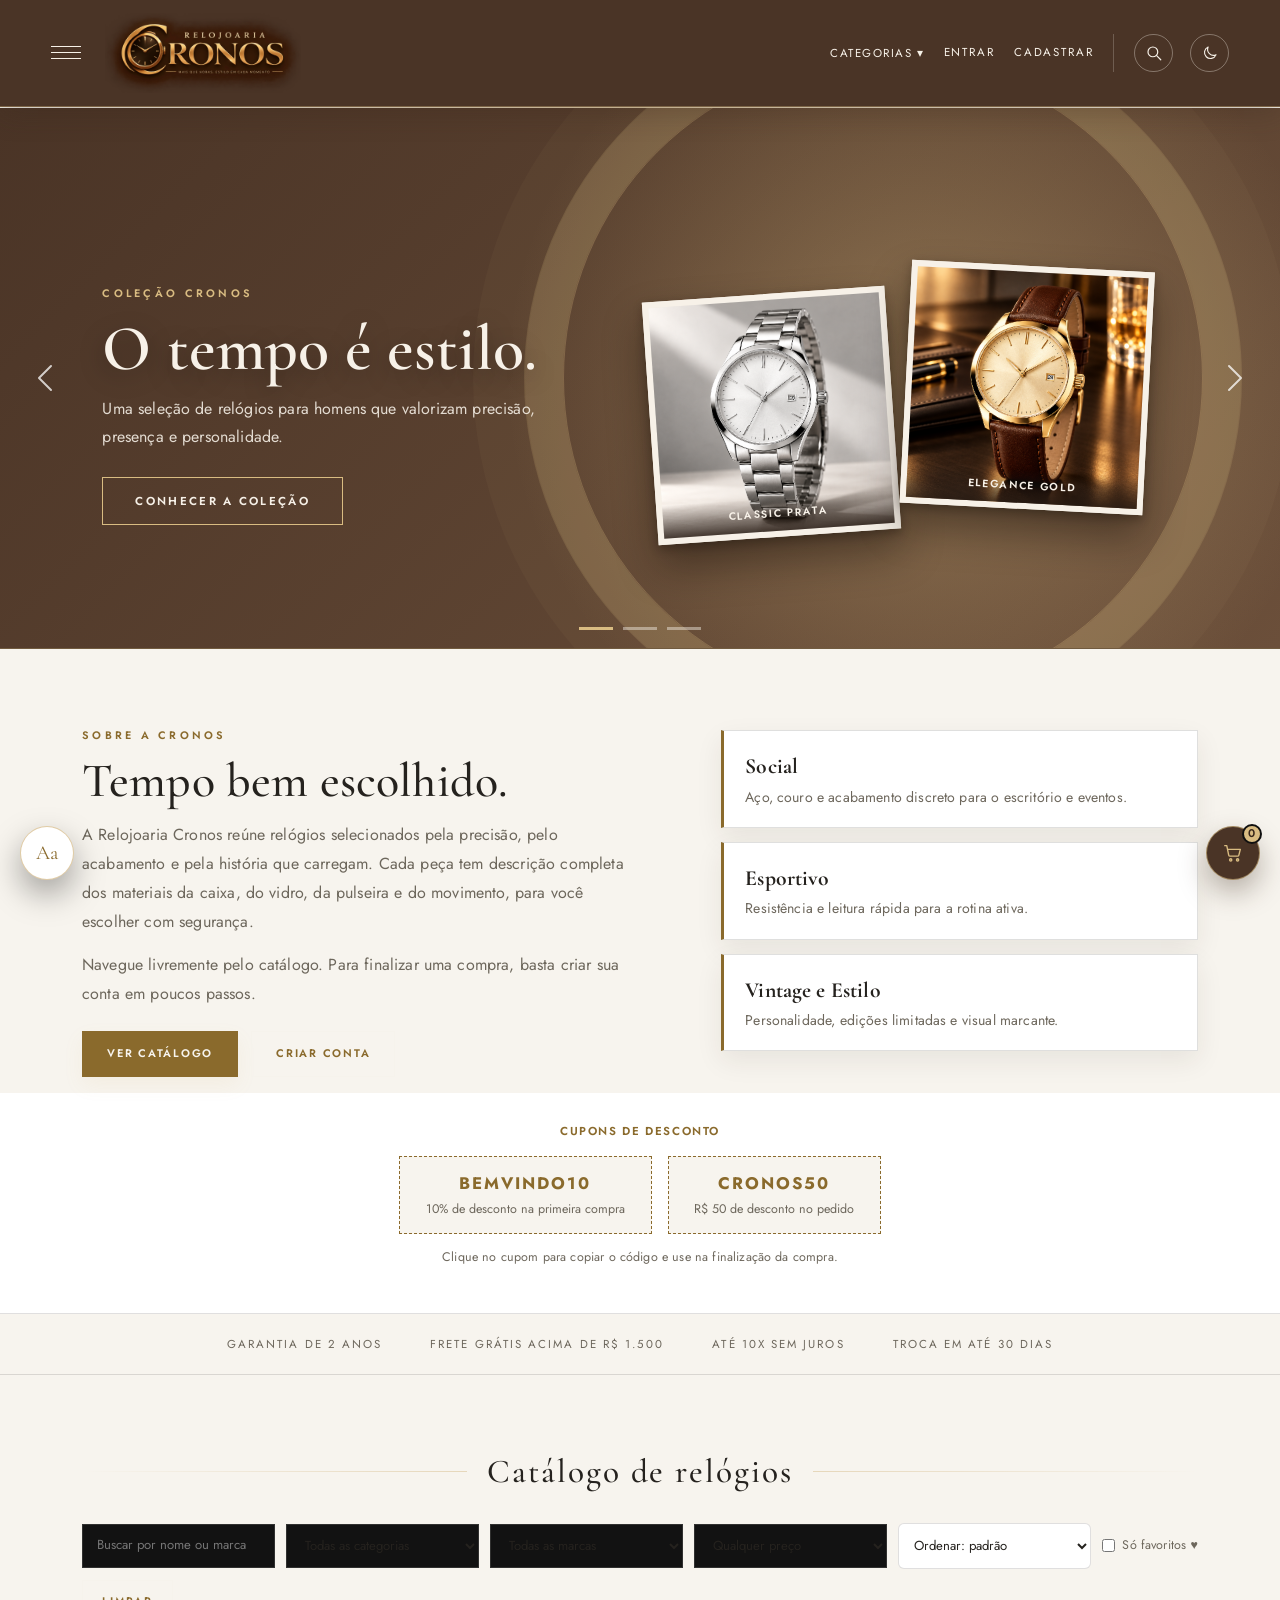
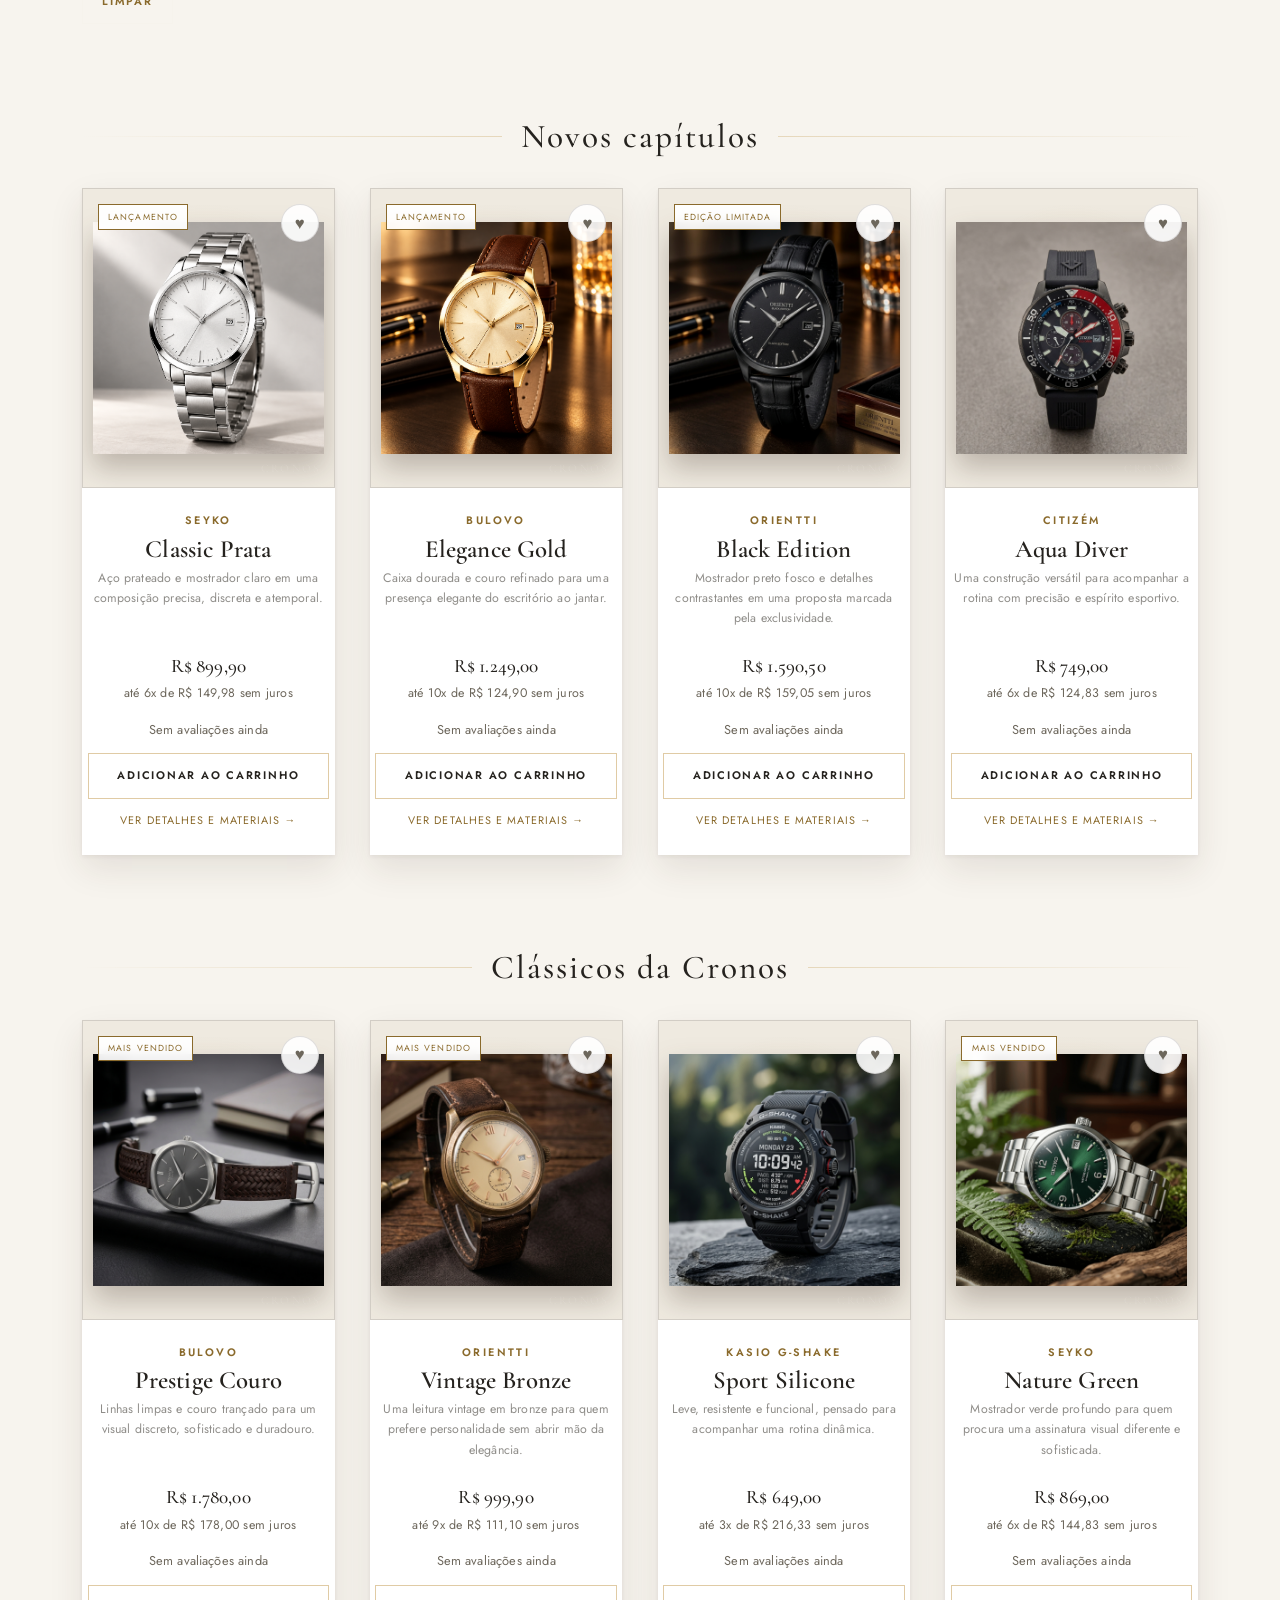
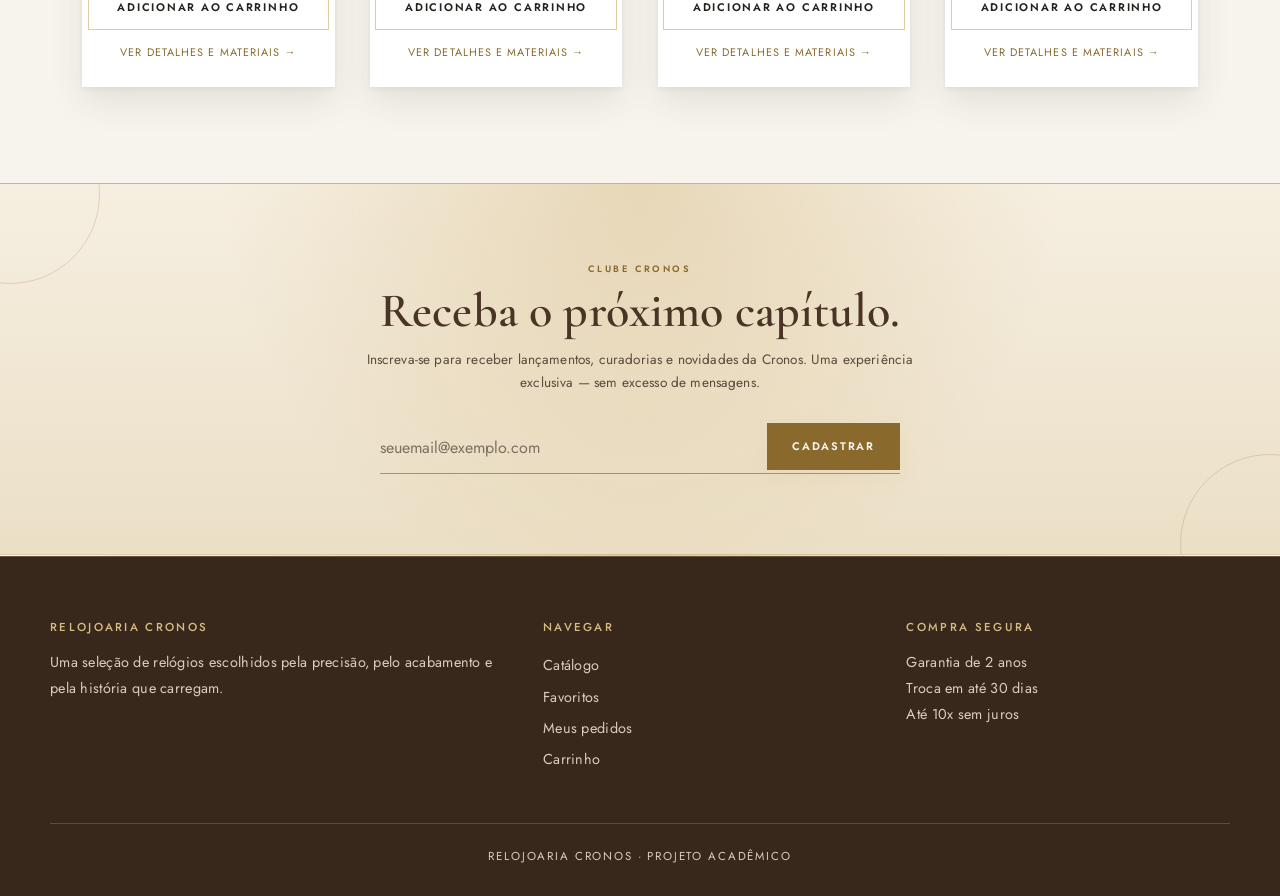
<file: relojoaria-cronos/index.html>
<!DOCTYPE html>
<html lang="pt-BR">
<head>
  <meta charset="UTF-8" />
  <meta name="viewport" content="width=device-width, initial-scale=1.0" />
  <title>Relojoaria Cronos — Relógios para cada momento</title>
  <meta name="description" content="Relojoaria Cronos: apresentação da loja e catálogo de relógios sociais, esportivos e vintage, com busca e filtros." />

  <link rel="preconnect" href="https://fonts.googleapis.com" />
  <link href="https://fonts.googleapis.com/css2?family=Cormorant+Garamond:wght@500;600;700&family=Jost:wght@300;400;500;600&display=swap" rel="stylesheet" />

  <link href="https://cdn.jsdelivr.net/npm/bootstrap@5.3.3/dist/css/bootstrap.min.css" rel="stylesheet" />

  <link rel="stylesheet" href="css/style.css" />
  <script src="js/tema.js"></script>
  <script src="js/sessao.js"></script>
</head>
<body>
  <a class="pular-conteudo" href="#conteudo">Pular para o conteúdo</a>

  <header class="cabecalho">
    <button class="botao-hamburguer" id="botao-menu" aria-label="Abrir menu">
      <span></span><span></span><span></span>
    </button>
    <div class="logo"><img class="logo-img" src="assets/logo.png" alt="Relojoaria Cronos" onload="this.nextElementSibling.style.display='none'" onerror="this.style.display='none'"><span>Relojoaria Cronos</span></div>
    <nav class="navegacao" id="navegacao" aria-label="Navegação principal"></nav>
  </header>

  <div class="overlay-menu" id="overlay-menu"></div>
  <aside class="menu-lateral" id="menu-lateral">
    <button class="fechar-menu" id="botao-fechar-menu" aria-label="Fechar menu">✕</button>
    <div class="logo"><img class="logo-img" src="assets/logo.png" alt="Relojoaria Cronos" onload="this.nextElementSibling.style.display='none'" onerror="this.style.display='none'"><span>Relojoaria Cronos</span></div>
    <nav id="menu-nav" aria-label="Menu lateral"></nav>
  </aside>

  <div class="divisor"></div>

  <section class="carrossel-relojoaria" aria-label="Destaques da Cronos">
    <div id="carrossel-inicial" class="carousel slide carousel-fade" data-bs-ride="carousel" data-bs-interval="5000">

      <div class="carousel-indicators">
        <button type="button" data-bs-target="#carrossel-inicial" data-bs-slide-to="0" class="active" aria-current="true" aria-label="Slide 1"></button>
        <button type="button" data-bs-target="#carrossel-inicial" data-bs-slide-to="1" aria-label="Slide 2"></button>
        <button type="button" data-bs-target="#carrossel-inicial" data-bs-slide-to="2" aria-label="Slide 3"></button>
      </div>

      <div class="carousel-inner">

        <div class="carousel-item active">
          <div class="destaque slide-1">
            <div class="slide-texto">
              <span class="slide-selo">Coleção Cronos</span>
              <h2>O tempo é estilo.</h2>
              <p>Uma seleção de relógios para homens que valorizam precisão, presença e personalidade.</p>
              <a class="slide-botao" href="#grade-mais-vendidos">Conhecer a coleção</a>
            </div>
            <div class="slide-fotos">
              <a class="slide-foto" href="produto.html?id=1" aria-label="Ver Classic Prata"><img src="assets/classic-prata.png" alt="Relógio Classic Prata" width="250" height="250"><span>Classic Prata</span></a>
              <a class="slide-foto" href="produto.html?id=2" aria-label="Ver Elegance Gold"><img src="assets/elegance-gold.png" alt="Relógio Elegance Gold" width="250" height="250"><span>Elegance Gold</span></a>
            </div>
          </div>
        </div>

        <div class="carousel-item">
          <div class="destaque slide-2">
            <div class="slide-texto">
              <span class="slide-selo">Lançamentos</span>
              <h2>Novos capítulos.</h2>
              <p>Descubra as peças que chegam para marcar o próximo momento da sua história.</p>
              <a class="slide-botao" href="#grade-lancamentos">Ver lançamentos</a>
            </div>
            <div class="slide-fotos">
              <a class="slide-foto" href="produto.html?id=6" aria-label="Ver Vintage Bronze"><img src="assets/vintage-bronze.png" alt="Relógio Vintage Bronze" width="250" height="250"><span>Vintage Bronze</span></a>
              <a class="slide-foto" href="produto.html?id=5" aria-label="Ver Prestige Couro"><img src="assets/prestige-couro.png" alt="Relógio Prestige Couro" width="250" height="250"><span>Prestige Couro</span></a>
              <a class="slide-foto" href="produto.html?id=3" aria-label="Ver Black Edition"><img src="assets/black-edition.png" alt="Relógio Black Edition" width="250" height="250"><span>Black Edition</span></a>
            </div>
          </div>
        </div>

        <div class="carousel-item">
          <div class="destaque slide-3">
            <div class="slide-texto">
              <span class="slide-selo">Condições especiais</span>
              <h2>Seu próximo clássico.</h2>
              <p>Escolha sua peça com tranquilidade: parcele em até 10x sem juros e use um dos nossos cupons.</p>
              <a class="slide-botao" href="#lista-cupons">Ver cupons</a>
            </div>
            <div class="slide-fotos">
              <div class="slide-selo-parcela" aria-hidden="true"><strong>10x</strong><small>sem juros</small></div>
              <a class="slide-foto" href="produto.html?id=4" aria-label="Ver Aqua Diver"><img src="assets/aqua-diver.png" alt="Relógio Aqua Diver" width="250" height="250"><span>Aqua Diver</span></a>
              <a class="slide-foto" href="produto.html?id=7" aria-label="Ver Sport Silicone"><img src="assets/sport-silicone.png" alt="Relógio Sport Silicone" width="250" height="250"><span>Sport Silicone</span></a>
            </div>
          </div>
        </div>

      </div>

      <button class="carousel-control-prev" type="button" data-bs-target="#carrossel-inicial" data-bs-slide="prev">
        <span class="carousel-control-prev-icon" aria-hidden="true"></span>
        <span class="visually-hidden">Anterior</span>
      </button>
      <button class="carousel-control-next" type="button" data-bs-target="#carrossel-inicial" data-bs-slide="next">
        <span class="carousel-control-next-icon" aria-hidden="true"></span>
        <span class="visually-hidden">Próximo</span>
      </button>
    </div>
  </section>

  <section class="sobre" id="sobre" aria-labelledby="titulo-sobre">
    <div class="sobre-texto">
      <span class="sobre-selo">Sobre a Cronos</span>
      <h2 id="titulo-sobre">Tempo bem escolhido.</h2>
      <p>A Relojoaria Cronos reúne relógios selecionados pela precisão, pelo acabamento e pela história que carregam. Cada peça tem descrição completa dos materiais da caixa, do vidro, da pulseira e do movimento, para você escolher com segurança.</p>
      <p>Navegue livremente pelo catálogo. Para finalizar uma compra, basta criar sua conta em poucos passos.</p>
      <div class="sobre-acoes">
        <a class="botao" href="#catalogo">Ver catálogo</a>
        <a class="botao botao-secundario" href="cadastro.html">Criar conta</a>
      </div>
    </div>
    <ul class="sobre-categorias" aria-label="Categorias de relógios">
      <li><a href="index.html?categoria=social#catalogo"><strong>Social</strong><span>Aço, couro e acabamento discreto para o escritório e eventos.</span></a></li>
      <li><a href="index.html?categoria=esportivo#catalogo"><strong>Esportivo</strong><span>Resistência e leitura rápida para a rotina ativa.</span></a></li>
      <li><a href="index.html?categoria=estilo#catalogo"><strong>Vintage e Estilo</strong><span>Personalidade, edições limitadas e visual marcante.</span></a></li>
    </ul>
  </section>

  <section class="faixa-cupons" aria-label="Cupons de desconto">
    <p class="faixa-cupons-titulo">Cupons de desconto</p>
    <div class="faixa-cupons-lista" id="lista-cupons"></div>
    <p class="faixa-cupons-dica" id="dica-cupom">Clique no cupom para copiar o código e use na finalização da compra.</p>
  </section>

  <ul class="faixa-beneficios" aria-label="Vantagens da Cronos">
    <li>Garantia de 2 anos</li>
    <li>Frete grátis acima de R$ 1.500</li>
    <li>Até 10x sem juros</li>
    <li>Troca em até 30 dias</li>
  </ul>

  <main id="conteudo">
    <h2 class="titulo-secao titulo-catalogo" id="catalogo">Catálogo de relógios</h2>
    <form class="filtros" id="filtros" role="search" aria-label="Filtrar relógios">
      <input type="search" id="filtro-busca" placeholder="Buscar por nome ou marca" aria-label="Buscar relógio" />
      <select id="filtro-categoria" aria-label="Filtrar por categoria"><option value="">Todas as categorias</option></select>
      <select id="filtro-marca" aria-label="Filtrar por marca"><option value="">Todas as marcas</option></select>
      <select id="filtro-preco" aria-label="Filtrar por preço">
        <option value="">Qualquer preço</option>
        <option value="0-800">Até R$ 800</option>
        <option value="800-1300">R$ 800 a R$ 1.300</option>
        <option value="1300-99999">Acima de R$ 1.300</option>
      </select>
      <select id="filtro-ordem" aria-label="Ordenar relógios">
        <option value="">Ordenar: padrão</option>
        <option value="menor">Menor preço</option>
        <option value="maior">Maior preço</option>
        <option value="az">Nome A–Z</option>
        <option value="vendidos">Mais vendidos</option>
      </select>
      <label class="filtro-favoritos"><input type="checkbox" id="filtro-favoritos" /> Só favoritos ♥</label>
      <button type="button" class="botao botao-secundario" id="filtro-limpar">Limpar</button>
    </form>
    <p class="sem-resultados" id="sem-resultados" hidden>Nenhum relógio encontrado com esses filtros.</p>

    <h2 class="titulo-secao">Novos capítulos</h2>
    <div class="grade-produtos" id="grade-lancamentos"></div>

    <h2 class="titulo-secao">Clássicos da Cronos</h2>
    <div class="grade-produtos" id="grade-mais-vendidos"></div>

    <div class="newsletter">
      <h2>Receba o próximo capítulo.</h2>
      <p>Inscreva-se para receber lançamentos, curadorias e novidades da Cronos. Uma experiência exclusiva — sem excesso de mensagens.</p>
      <form id="form-newsletter">
        <input type="email" placeholder="seuemail@exemplo.com" aria-label="Seu e-mail" required />
        <button type="submit" class="botao">Cadastrar</button>
      </form>
    </div>
  </main>

  <div class="divisor"></div>
  <footer class="rodape">
    <div class="rodape-colunas">
      <div>
        <h2>Relojoaria Cronos</h2>
        <p>Uma seleção de relógios escolhidos pela precisão, pelo acabamento e pela história que carregam.</p>
      </div>
      <nav aria-label="Navegação do rodapé">
        <h2>Navegar</h2>
        <a href="index.html">Catálogo</a>
        <a href="index.html?favoritos=1">Favoritos</a>
        <a href="pedidos.html">Meus pedidos</a>
        <a href="checkout.html">Carrinho</a>
      </nav>
      <div>
        <h2>Compra segura</h2>
        <p>Garantia de 2 anos<br>Troca em até 30 dias<br>Até 10x sem juros</p>
      </div>
    </div>
    <p class="rodape-final">Relojoaria Cronos · Projeto acadêmico</p>
  </footer>

  <script src="js/produtos.js"></script>
  <script src="js/carrinho.js"></script>
  <script src="js/menu.js"></script>
  <script src="js/busca.js"></script>
  <script src="js/acessibilidade.js"></script>
  <script src="js/cabecalho.js"></script>
  <script src="https://cdn.jsdelivr.net/npm/bootstrap@5.3.3/dist/js/bootstrap.bundle.min.js"></script>
  <script src="js/efeitos.js"></script>
  <script>
    const grades = {
      lancamentos: document.getElementById("grade-lancamentos"),
      "mais-vendidos": document.getElementById("grade-mais-vendidos"),
    };

    function renderizar() {
    Object.values(grades).forEach((g) => (g.innerHTML = ""));

    const busca = document.getElementById("filtro-busca").value.trim().toLowerCase();
    const marca = document.getElementById("filtro-marca").value;
    const categoria = document.getElementById("filtro-categoria").value;
    const faixa = document.getElementById("filtro-preco").value;
    const soFavoritos = document.getElementById("filtro-favoritos").checked;

    const filtrados = produtos.filter((p) => {
      if (busca && !(p.nome + " " + p.marca).toLowerCase().includes(busca)) return false;
      if (marca && p.marca !== marca) return false;
      if (categoria && p.categoria !== categoria) return false;
      if (faixa) {
        const [min, max] = faixa.split("-").map(Number);
        if (p.preco < min || p.preco >= max) return false;
      }
      if (soFavoritos && !ehFavorito(p.id)) return false;
      return true;
    });

    const ordem = document.getElementById("filtro-ordem").value;
    if (ordem === "menor") filtrados.sort((a, b) => a.preco - b.preco);
    if (ordem === "maior") filtrados.sort((a, b) => b.preco - a.preco);
    if (ordem === "az") filtrados.sort((a, b) => a.nome.localeCompare(b.nome, "pt-BR"));
    if (ordem === "vendidos") filtrados.sort((a, b) => b.vendas - a.vendas);

    filtrados.forEach((produto) => {
      const card = document.createElement("article");
      card.className = "produto cartao";

      const valorParcela = produto.preco / produto.parcelas;

      card.innerHTML = `
        <button type="button" class="favorito ${ehFavorito(produto.id) ? "ativo" : ""}"
                aria-pressed="${ehFavorito(produto.id)}" aria-label="Favoritar ${produto.nome}">♥</button>
        ${produto.selo ? `<span class="selo">${produto.selo}</span>` : ""}
        <a href="produto.html?id=${produto.id}" class="produto-link" aria-label="Ver detalhes de ${produto.nome}">
          <div class="produto-imagem">
            <img src="${produto.imagem}" alt="Foto do relógio ${produto.nome}"
                 onerror="this.style.display='none'; this.nextElementSibling.style.display='flex';">
            <div class="imagem-placeholder">
              <span class="icone-camera">📷</span>
              <strong class="medida">2 fotos &middot; 800 &times; 800 px</strong>
              <small>${produto.imagem}<br>${produto.imagem2}</small>
            </div>
            <img class="foto-segunda" src="${produto.imagem2}" alt=""
                 onload="this.parentNode.classList.add('tem-segunda')"
                 onerror="this.style.display='none'">
          </div>
          <div class="bairro">${produto.marca}</div>
          <h3>${produto.nome}</h3>
        </a>
        <p class="descricao">${produto.descricao}</p>
        <p class="preco">${formatarPreco(produto.preco)}</p>
        <p class="parcelamento">até ${produto.parcelas}x de ${formatarPreco(valorParcela)} sem juros</p>
        <p class="avaliacao-card">${
          obterAvaliacoes(produto.id).length
            ? `<span class="estrelas">${textoEstrelas(mediaAvaliacoes(produto.id))}</span> ${mediaAvaliacoes(produto.id).toFixed(1)} (${obterAvaliacoes(produto.id).length})`
            : "Sem avaliações ainda"
        }</p>
        <button class="botao">Adicionar ao carrinho</button>
        <a href="produto.html?id=${produto.id}" class="link-detalhes">Ver detalhes e materiais →</a>
      `;

      const botao = card.querySelector(".botao");
      botao.addEventListener("click", () => {
        adicionarAoCarrinho(produto);
        mostrarToast(produto.nome + " adicionado ao carrinho ✓");
      });

      const botaoFav = card.querySelector(".favorito");
      botaoFav.addEventListener("click", () => {
        const agora = alternarFavorito(produto.id);
        botaoFav.classList.toggle("ativo", agora);
        botaoFav.setAttribute("aria-pressed", agora);
        if (soFavoritos) renderizar();
      });

      grades[produto.secao].appendChild(card);
    });

    Object.values(grades).forEach((g) => {
      g.previousElementSibling.hidden = g.children.length === 0;
    });
    document.getElementById("sem-resultados").hidden = filtrados.length > 0;
    if (window.ativarInclinacao) window.ativarInclinacao();
    }

    const selectMarca = document.getElementById("filtro-marca");
    [...new Set(produtos.map((p) => p.marca))].sort().forEach((m) => {
      const op = document.createElement("option");
      op.value = m;
      op.textContent = m;
      selectMarca.appendChild(op);
    });

    const selectCategoria = document.getElementById("filtro-categoria");
    CATEGORIAS.forEach((c) => {
      const op = document.createElement("option");
      op.value = c.chave;
      op.textContent = c.nome;
      selectCategoria.appendChild(op);
    });
    const categoriaDaUrl = new URLSearchParams(window.location.search).get("categoria");
    if (CATEGORIAS.some((c) => c.chave === categoriaDaUrl)) selectCategoria.value = categoriaDaUrl;

    document.getElementById("filtros").addEventListener("input", renderizar);
    document.getElementById("filtros").addEventListener("submit", (e) => e.preventDefault());
    document.getElementById("filtro-limpar").addEventListener("click", () => {
      document.getElementById("filtros").reset();
      renderizar();
    });

    if (new URLSearchParams(window.location.search).get("favoritos") === "1") {
      document.getElementById("filtro-favoritos").checked = true;
    }
    renderizar();

    document.getElementById("form-newsletter").addEventListener("submit", function (evento) {
      evento.preventDefault();
      evento.target.reset();
      mostrarToast("Obrigado por se inscrever! Você receberá nossas novidades.");
    });
  </script>
  <a href="checkout.html" class="carrinho-flutuante" aria-label="Ver carrinho">
    <svg class="icone-carrinho" viewBox="0 0 24 24" width="22" height="22" fill="none" stroke="currentColor" stroke-width="1.5" stroke-linecap="round" stroke-linejoin="round" aria-hidden="true"><path d="M3 4h2.2l2.1 10.2a1.5 1.5 0 0 0 1.5 1.2h8.1a1.5 1.5 0 0 0 1.5-1.1L20 8H6.2"/><circle cx="9.5" cy="19.5" r="1.2"/><circle cx="17" cy="19.5" r="1.2"/></svg>
    <span class="carrinho-contador js-contador-carrinho">0</span>
  </a>

</body>
</html>
</file>
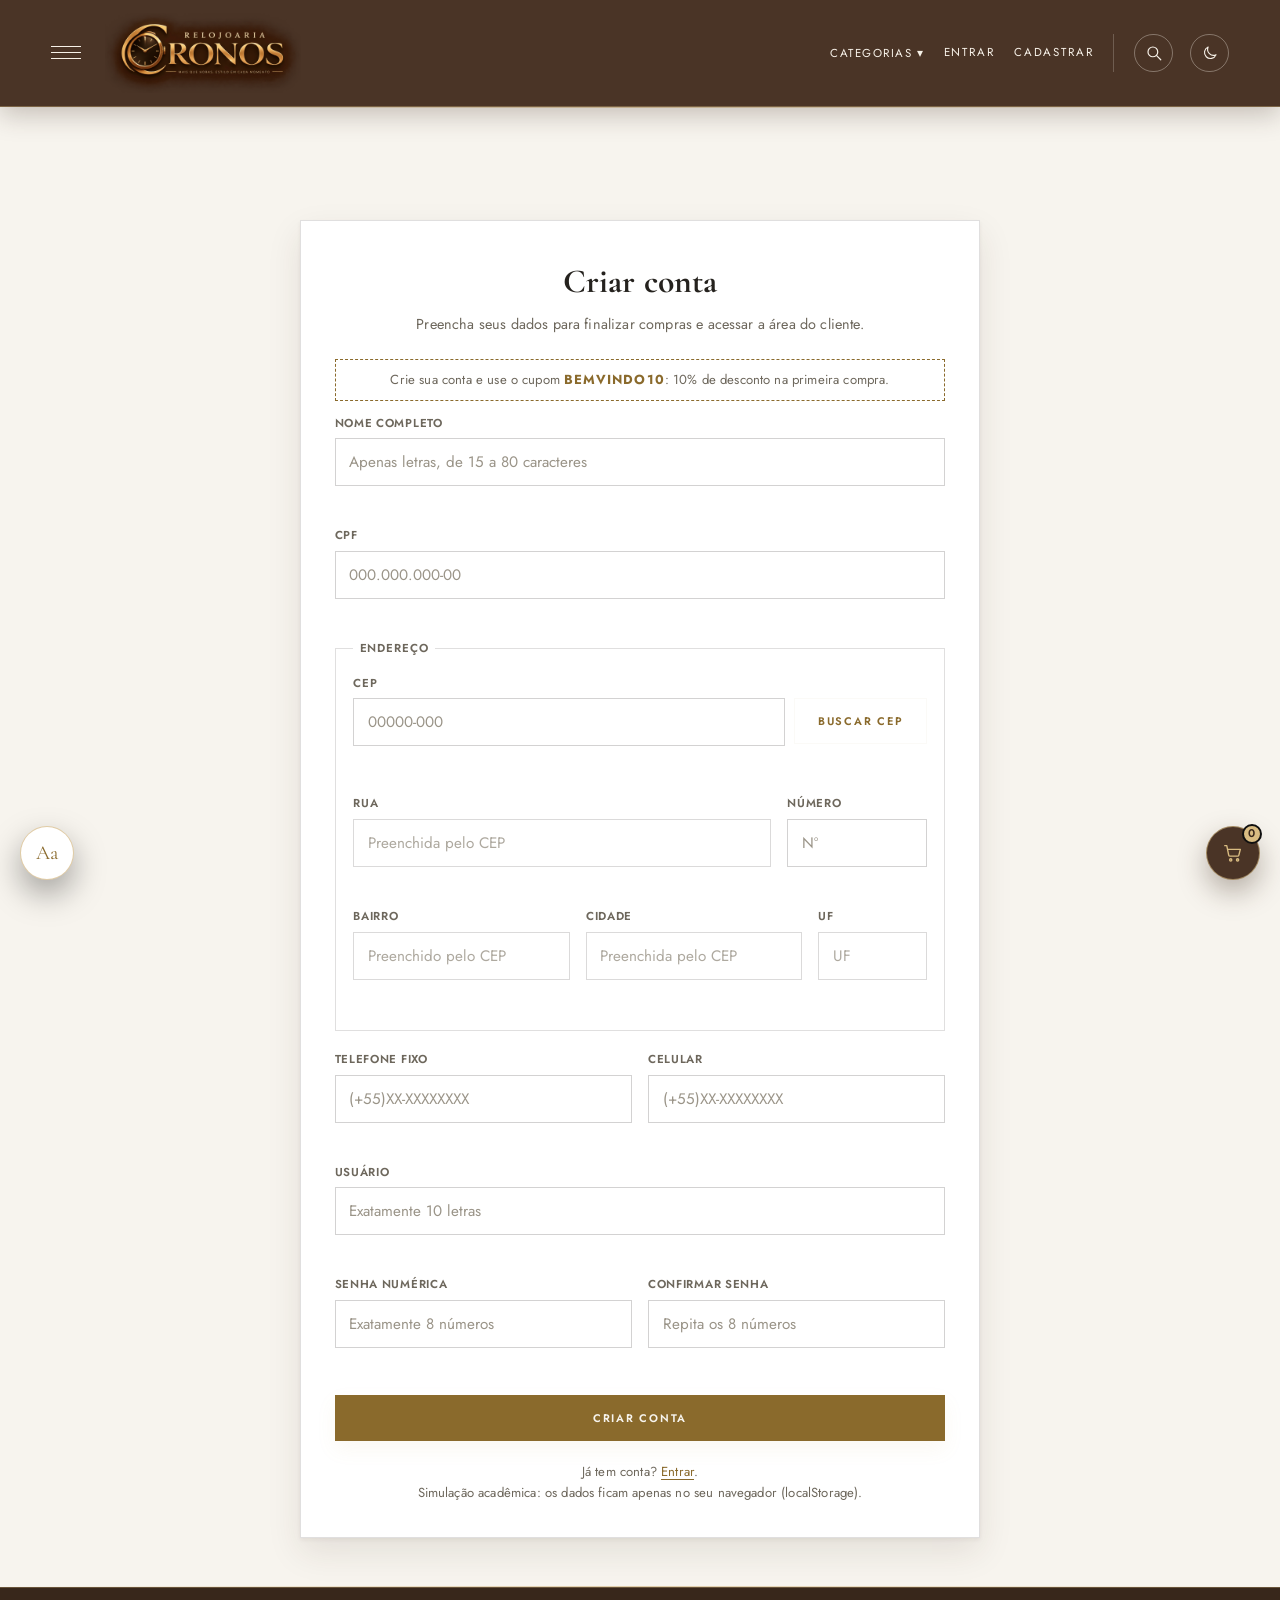
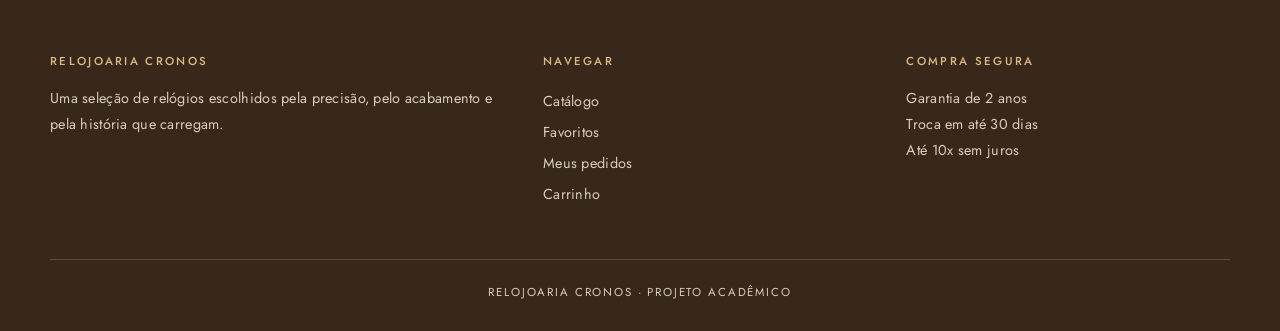
<file: relojoaria-cronos/cadastro.html>
<!DOCTYPE html>
<html lang="pt-BR">
<head>
  <meta charset="UTF-8" />
  <meta name="viewport" content="width=device-width, initial-scale=1.0" />
  <title>Relojoaria Cronos — Criar conta</title>
  <meta name="description" content="Crie sua conta na Relojoaria Cronos." />

  <link rel="preconnect" href="https://fonts.googleapis.com" />
  <link href="https://fonts.googleapis.com/css2?family=Cormorant+Garamond:wght@500;600;700&family=Jost:wght@300;400;500;600&display=swap" rel="stylesheet" />
  <link rel="stylesheet" href="css/style.css" />
  <script src="js/tema.js"></script>
  <script src="js/sessao.js"></script>
</head>
<body>
  <a class="pular-conteudo" href="#conteudo">Pular para o conteúdo</a>

  <header class="cabecalho">
    <button class="botao-hamburguer" id="botao-menu" aria-label="Abrir menu">
      <span></span><span></span><span></span>
    </button>
    <div class="logo"><img class="logo-img" src="assets/logo.png" alt="Relojoaria Cronos" onload="this.nextElementSibling.style.display='none'" onerror="this.style.display='none'"><span>Relojoaria Cronos</span></div>
    <nav class="navegacao" id="navegacao" aria-label="Navegação principal"></nav>
  </header>

  <div class="overlay-menu" id="overlay-menu"></div>
  <aside class="menu-lateral" id="menu-lateral">
    <button class="fechar-menu" id="botao-fechar-menu" aria-label="Fechar menu">✕</button>
    <div class="logo"><img class="logo-img" src="assets/logo.png" alt="Relojoaria Cronos" onload="this.nextElementSibling.style.display='none'" onerror="this.style.display='none'"><span>Relojoaria Cronos</span></div>
    <nav id="menu-nav" aria-label="Menu lateral"></nav>
  </aside>

  <div class="divisor"></div>

  <main id="conteudo" class="tela-cadastro">
    <div class="caixa-cadastro cartao">
      <h1>Criar conta</h1>
      <p class="subtitulo">Preencha seus dados para finalizar compras e acessar a área do cliente.</p>

      <p class="nota-cupom" id="nota-cupom"></p>
      <div id="aviso-cadastro" class="alerta escondido" role="alert"></div>

      <form id="form-cadastro" novalidate>
        <div class="campo">
          <label for="nome">Nome completo</label>
          <input type="text" id="nome" maxlength="80" placeholder="Apenas letras, de 15 a 80 caracteres" autocomplete="name" />
          <p class="erro-campo" id="nome-erro"></p>
        </div>

        <div class="campo">
          <label for="cpf">CPF</label>
          <input type="text" id="cpf" maxlength="14" inputmode="numeric" placeholder="000.000.000-00" autocomplete="off" />
          <p class="erro-campo" id="cpf-erro"></p>
        </div>

        <fieldset class="grupo-campos">
          <legend>Endereço</legend>
          <div class="linha-cep">
            <div class="campo">
              <label for="cep">CEP</label>
              <input type="text" id="cep" maxlength="9" inputmode="numeric" placeholder="00000-000" autocomplete="postal-code" />
              <p class="erro-campo" id="cep-erro"></p>
            </div>
            <button type="button" id="botao-buscar-cep" class="botao botao-secundario">Buscar CEP</button>
          </div>
          <p id="cep-mensagem" class="mensagem-erro" role="status"></p>

          <div class="grade-duas-colunas grade-rua">
            <div class="campo">
              <label for="endereco">Rua</label>
              <input type="text" id="endereco" readonly placeholder="Preenchida pelo CEP" />
              <p class="erro-campo" id="endereco-erro"></p>
            </div>
            <div class="campo">
              <label for="numero">Número</label>
              <input type="text" id="numero" maxlength="10" placeholder="Nº" />
              <p class="erro-campo" id="numero-erro"></p>
            </div>
          </div>
          <div class="grade-tres-colunas">
            <div class="campo">
              <label for="bairro">Bairro</label>
              <input type="text" id="bairro" readonly placeholder="Preenchido pelo CEP" />
              <p class="erro-campo" id="bairro-erro"></p>
            </div>
            <div class="campo">
              <label for="cidade">Cidade</label>
              <input type="text" id="cidade" readonly placeholder="Preenchida pelo CEP" />
              <p class="erro-campo" id="cidade-erro"></p>
            </div>
            <div class="campo">
              <label for="uf">UF</label>
              <input type="text" id="uf" readonly maxlength="2" placeholder="UF" />
              <p class="erro-campo" id="uf-erro"></p>
            </div>
          </div>
        </fieldset>

        <div class="grade-duas-colunas">
          <div class="campo">
            <label for="fixo">Telefone fixo</label>
            <input type="tel" id="fixo" maxlength="16" inputmode="numeric" placeholder="(+55)XX-XXXXXXXX" />
            <p class="erro-campo" id="fixo-erro"></p>
          </div>
          <div class="campo">
            <label for="celular">Celular</label>
            <input type="tel" id="celular" maxlength="17" inputmode="numeric" placeholder="(+55)XX-XXXXXXXX" />
            <p class="erro-campo" id="celular-erro"></p>
          </div>
        </div>

        <div class="campo">
          <label for="login">Usuário</label>
          <input type="text" id="login" maxlength="10" pattern="[A-Za-z]{10}" placeholder="Exatamente 10 letras" autocomplete="username" />
          <p class="erro-campo" id="login-erro"></p>
        </div>

        <div class="grade-duas-colunas">
          <div class="campo">
            <label for="senha">Senha numérica</label>
            <input type="password" id="senha" maxlength="8" inputmode="numeric" pattern="[0-9]{8}" placeholder="Exatamente 8 números" autocomplete="new-password" />
            <p class="erro-campo" id="senha-erro"></p>
          </div>
          <div class="campo">
            <label for="confirmar">Confirmar senha</label>
            <input type="password" id="confirmar" maxlength="8" inputmode="numeric" pattern="[0-9]{8}" placeholder="Repita os 8 números" autocomplete="new-password" />
            <p class="erro-campo" id="confirmar-erro"></p>
          </div>
        </div>

        <button type="submit" class="botao">Criar conta</button>
      </form>

      <p class="login-rodape">
        Já tem conta? <a class="link-destaque" href="login.html">Entrar</a>.<br>
        Simulação acadêmica: os dados ficam apenas no seu navegador (localStorage).
      </p>
    </div>
  </main>


  <div class="divisor"></div>
  <footer class="rodape">
    <div class="rodape-colunas">
      <div>
        <h2>Relojoaria Cronos</h2>
        <p>Uma seleção de relógios escolhidos pela precisão, pelo acabamento e pela história que carregam.</p>
      </div>
      <nav aria-label="Navegação do rodapé">
        <h2>Navegar</h2>
        <a href="index.html">Catálogo</a>
        <a href="index.html?favoritos=1">Favoritos</a>
        <a href="pedidos.html">Meus pedidos</a>
        <a href="checkout.html">Carrinho</a>
      </nav>
      <div>
        <h2>Compra segura</h2>
        <p>Garantia de 2 anos<br>Troca em até 30 dias<br>Até 10x sem juros</p>
      </div>
    </div>
    <p class="rodape-final">Relojoaria Cronos · Projeto acadêmico</p>
  </footer>

  <script src="js/produtos.js"></script>
  <script src="js/carrinho.js"></script>
  <script src="js/validacoes.js"></script>
  <script src="js/menu.js"></script>
  <script src="js/busca.js"></script>
  <script src="js/acessibilidade.js"></script>
  <script src="js/cabecalho.js"></script>
  <script src="js/cep.js"></script>
  <script>
    const campos = {
      nome: () => validarNome(document.getElementById("nome").value),
      cpf: () => validarCPF(document.getElementById("cpf").value),
      cep: () => validarCEP(document.getElementById("cep").value),
      endereco: () => (document.getElementById("endereco").value.trim() ? "" : "Informe a rua (use o CEP)."),
      numero: () => (document.getElementById("numero").value.trim() ? "" : "Informe o número."),
      bairro: () => (document.getElementById("bairro").value.trim() ? "" : "Informe o bairro."),
      cidade: () => (document.getElementById("cidade").value.trim() ? "" : "Informe a cidade."),
      uf: () => (/^[A-Za-z]{2}$/.test(document.getElementById("uf").value.trim()) ? "" : "Informe a UF."),
      fixo: () => validarTelefoneFixo(document.getElementById("fixo").value),
      celular: () => validarTelefoneCelular(document.getElementById("celular").value),
      login: () => validarLogin(document.getElementById("login").value),
      senha: () => validarSenha(document.getElementById("senha").value),
      confirmar: () =>
        document.getElementById("confirmar").value === document.getElementById("senha").value &&
        document.getElementById("confirmar").value !== ""
          ? ""
          : "A confirmação deve ser igual à senha.",
    };

    function validarCampo(id) {
      return mostrarErroCampo(document.getElementById(id), campos[id]());
    }

    Object.keys(campos).forEach((id) => {
      document.getElementById(id).addEventListener("blur", () => validarCampo(id));
    });
    document.getElementById("senha").addEventListener("input", () => {
      if (document.getElementById("confirmar").value) validarCampo("confirmar");
    });

    document.getElementById("cpf").addEventListener("input", (e) => mascararCPF(e.target));
    document.getElementById("fixo").addEventListener("input", (e) => mascararTelefone(e.target));
    document.getElementById("celular").addEventListener("input", (e) => mascararTelefone(e.target));
    ["login", "senha", "confirmar"].forEach((id) => {
      document.getElementById(id).addEventListener("input", (e) => {
        e.target.value = id === "login" ? e.target.value.replace(/[^A-Za-z]/g, "").slice(0, 10) : e.target.value.replace(/\D/g, "").slice(0, 8);
      });
    });
    document.getElementById("botao-buscar-cep").addEventListener("click", buscarEnderecoPorCep);

    const aviso = document.getElementById("aviso-cadastro");

    document.getElementById("form-cadastro").addEventListener("submit", function (evento) {
      evento.preventDefault();

      const resultados = Object.keys(campos).map((id) => validarCampo(id));
      if (resultados.includes(false)) {
        aviso.textContent = "Corrija os campos destacados para continuar.";
        aviso.className = "alerta alerta-erro";
        const primeiro = document.querySelector("#form-cadastro .invalido");
        if (primeiro) primeiro.focus();
        return;
      }

      const valor = (id) => document.getElementById(id).value.trim();
      salvarUsuario({
        nome: valor("nome").replace(/\s+/g, " "),
        cpf: valor("cpf"),
        endereco: {
          cep: valor("cep"),
          rua: valor("endereco"),
          numero: valor("numero"),
          bairro: valor("bairro"),
          cidade: valor("cidade"),
          uf: valor("uf").toUpperCase(),
        },
        telefoneFixo: valor("fixo"),
        celular: valor("celular"),
        login: valor("login"),
        senha: document.getElementById("senha").value,
        criadoEm: new Date().toISOString(),
      });

      aviso.textContent = "Cadastro realizado com sucesso! Redirecionando para o login...";
      aviso.className = "alerta alerta-sucesso";
      mostrarToast("Cadastro realizado com sucesso!");
      setTimeout(() => {
        window.location.href = "login.html?cadastro=ok";
      }, 1600);
    });
  </script>

  <a href="checkout.html" class="carrinho-flutuante" aria-label="Ver carrinho">
    <svg class="icone-carrinho" viewBox="0 0 24 24" width="22" height="22" fill="none" stroke="currentColor" stroke-width="1.5" stroke-linecap="round" stroke-linejoin="round" aria-hidden="true"><path d="M3 4h2.2l2.1 10.2a1.5 1.5 0 0 0 1.5 1.2h8.1a1.5 1.5 0 0 0 1.5-1.1L20 8H6.2"/><circle cx="9.5" cy="19.5" r="1.2"/><circle cx="17" cy="19.5" r="1.2"/></svg>
    <span class="carrinho-contador js-contador-carrinho">0</span>
  </a>
</body>
</html>
</file>
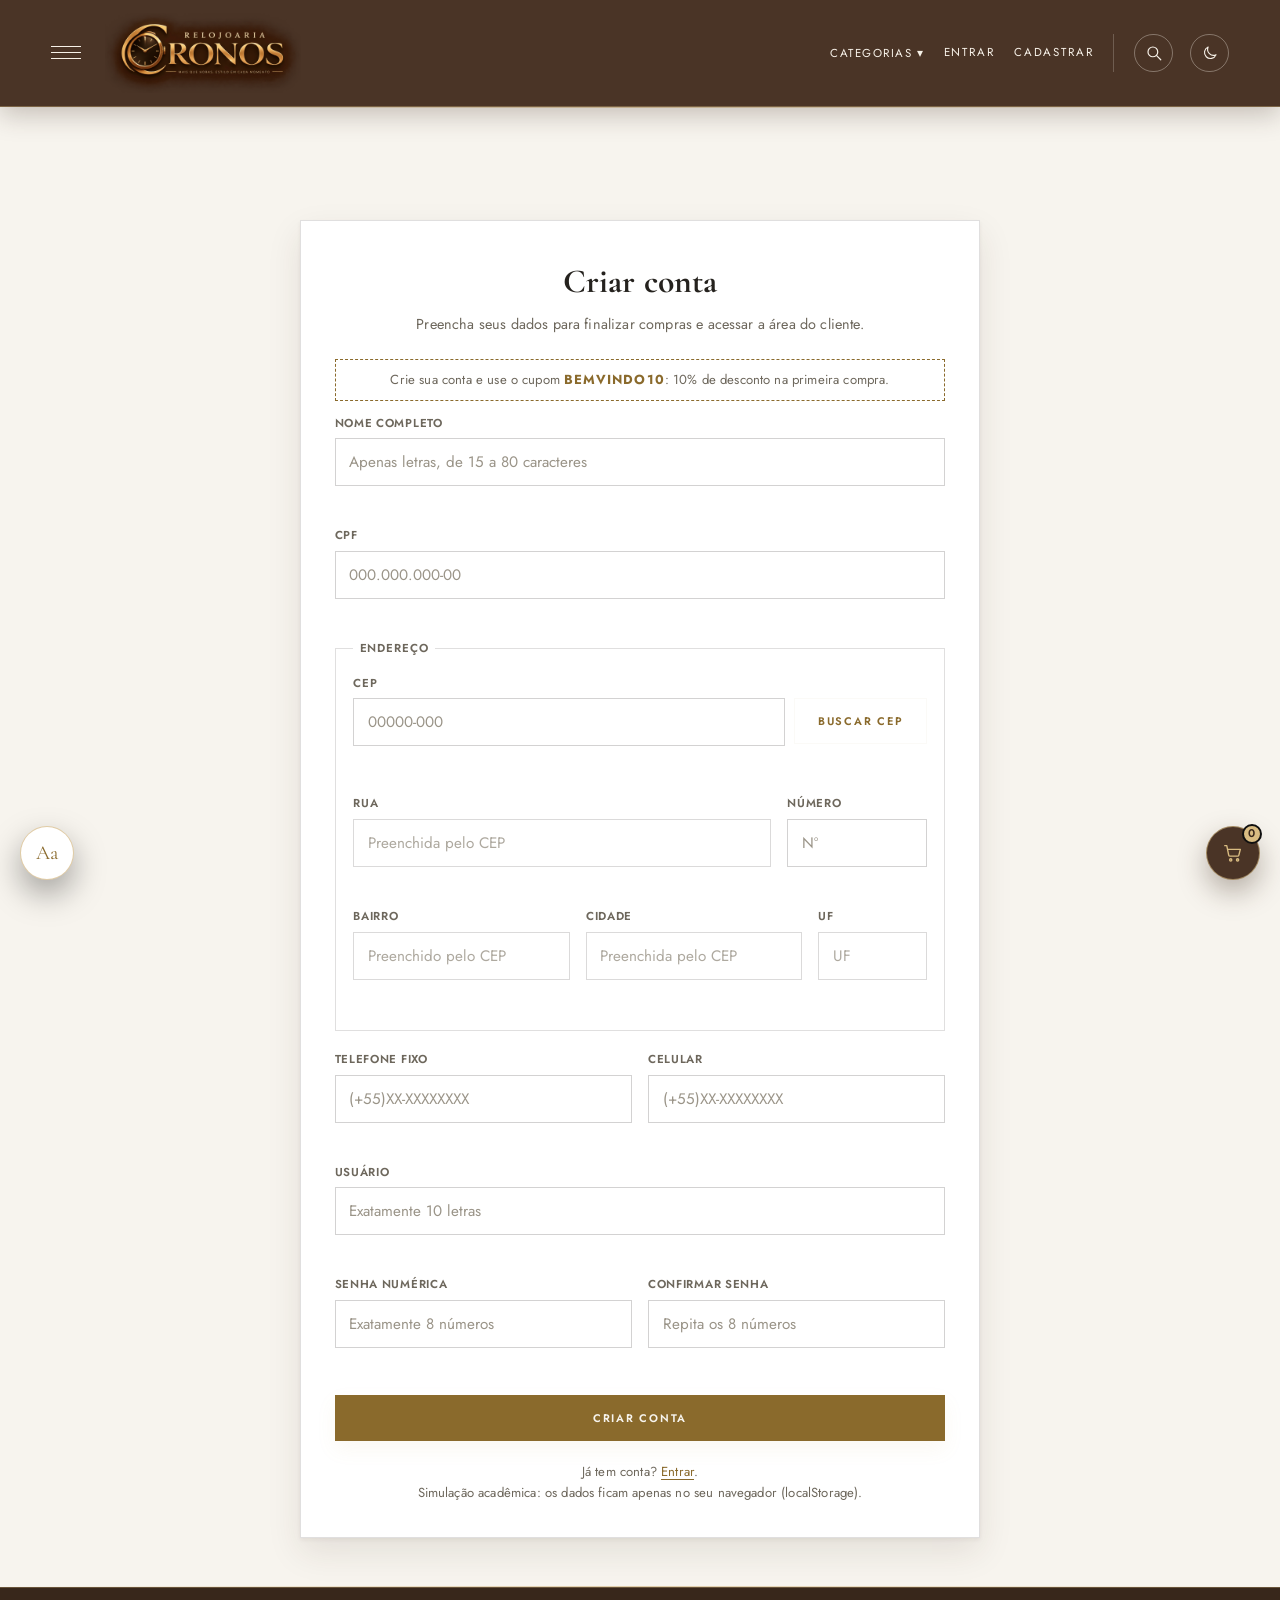
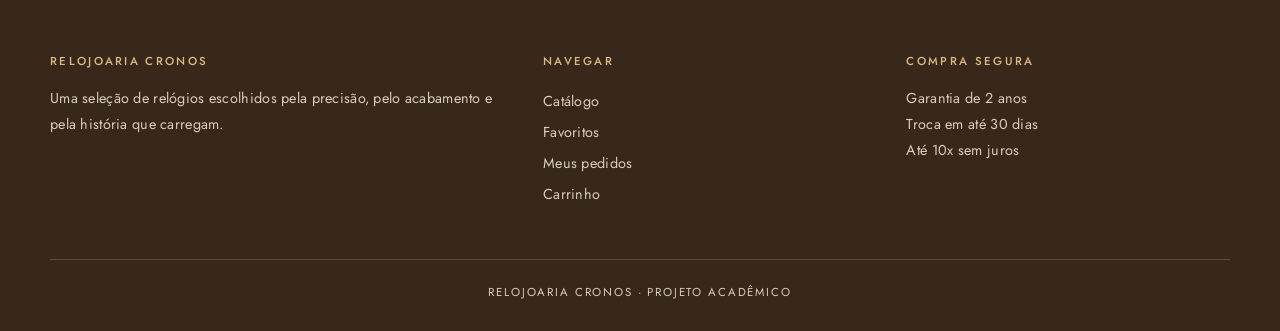
<file: relojoaria-cronos/checkout.html>
<!DOCTYPE html>
<html lang="pt-BR">
<head>
  <meta charset="UTF-8" />
  <meta name="viewport" content="width=device-width, initial-scale=1.0" />
  <title>Relojoaria Cronos — Finalizar Compra</title>
  <meta name="description" content="Finalize sua compra: endereço de entrega, frete e resumo do pedido." />

  <link rel="preconnect" href="https://fonts.googleapis.com" />
  <link href="https://fonts.googleapis.com/css2?family=Cormorant+Garamond:wght@500;600;700&family=Jost:wght@300;400;500;600&display=swap" rel="stylesheet" />

  <link rel="stylesheet" href="css/style.css" />
  <script src="js/tema.js"></script>
  <script src="js/sessao.js"></script>

  <script>exigirLogin("checkout");</script>
</head>
<body>
  <a class="pular-conteudo" href="#conteudo">Pular para o conteúdo</a>

  <header class="cabecalho">
    <button class="botao-hamburguer" id="botao-menu" aria-label="Abrir menu">
      <span></span><span></span><span></span>
    </button>
    <div class="logo"><img class="logo-img" src="assets/logo.png" alt="Relojoaria Cronos" onload="this.nextElementSibling.style.display='none'" onerror="this.style.display='none'"><span>Relojoaria Cronos</span></div>
    <nav class="navegacao" id="navegacao" aria-label="Navegação principal"></nav>
  </header>

  <div class="overlay-menu" id="overlay-menu"></div>
  <aside class="menu-lateral" id="menu-lateral">
    <button class="fechar-menu" id="botao-fechar-menu" aria-label="Fechar menu">✕</button>
    <div class="logo"><img class="logo-img" src="assets/logo.png" alt="Relojoaria Cronos" onload="this.nextElementSibling.style.display='none'" onerror="this.style.display='none'"><span>Relojoaria Cronos</span></div>
    <nav id="menu-nav" aria-label="Menu lateral"></nav>
  </aside>

  <div class="divisor"></div>

  <main id="conteudo" class="tela-checkout">

    <section>
      <h1>Endereço de entrega</h1>

      <form id="form-checkout" class="cartao">
        <div class="linha-cep">
          <div class="campo">
            <label for="cep">CEP</label>
            <input type="text" id="cep" name="cep" placeholder="00000-000" maxlength="9" required />
          </div>
          <button type="button" id="botao-buscar-cep" class="botao botao-secundario">Buscar CEP</button>
        </div>
        <p id="cep-mensagem" class="mensagem-erro"></p>

        <div class="grade-endereco">
          <div class="campo">
            <label for="endereco">Rua / Avenida</label>
            <input type="text" id="endereco" name="endereco" required />
          </div>
          <div class="campo">
            <label for="numero">Número</label>
            <input type="text" id="numero" name="numero" required />
          </div>
        </div>

        <div class="campo">
          <label for="bairro">Bairro</label>
          <input type="text" id="bairro" name="bairro" required />
        </div>

        <div class="grade-endereco">
          <div class="campo">
            <label for="cidade">Cidade</label>
            <input type="text" id="cidade" name="cidade" required />
          </div>
          <div class="campo">
            <label for="uf">UF</label>
            <input type="text" id="uf" name="uf" maxlength="2" required />
          </div>
        </div>

        <fieldset class="forma-pagamento">
          <legend>Forma de pagamento</legend>
          <label><input type="radio" name="pagamento" value="Pix" checked /> Pix</label>
          <label><input type="radio" name="pagamento" value="Cartão de crédito" /> Cartão de crédito</label>
          <label><input type="radio" name="pagamento" value="Boleto" /> Boleto</label>
          <p class="aviso-frete" id="aviso-pagamento">Pix e boleto são à vista. O parcelamento vale para cartão de crédito. (simulação)</p>
        </fieldset>

        <p id="pedido-mensagem" class="mensagem-sucesso"></p>

        <button type="submit" class="botao" id="botao-finalizar">Finalizar compra</button>
      </form>
    </section>

    <section class="cartao">
      <h1>Seu pedido</h1>
      <div id="lista-carrinho"></div>
      <div class="resumo-linha"><span>Subtotal</span><span id="subtotal-carrinho">R$ 0,00</span></div>
      <div class="campo-cupom">
        <input type="text" id="cupom" placeholder="Cupom de desconto" aria-label="Código do cupom" autocomplete="off" />
        <button type="button" id="botao-cupom" class="botao botao-secundario">Aplicar</button>
      </div>
      <p id="cupom-mensagem" class="mensagem-erro"></p>
      <div class="resumo-linha linha-desconto" id="linha-desconto" hidden><span><span id="rotulo-desconto">Desconto</span> <button type="button" id="botao-remover-cupom" class="remover-cupom">remover</button></span><span id="desconto-carrinho"></span></div>
      <div class="resumo-linha"><span>Frete</span><span id="frete-carrinho">informe o CEP</span></div>
      <p class="aviso-frete" id="aviso-frete">Frete grátis em compras acima de R$ 1.500,00 (simulação).</p>
      <div class="resumo-total">
        <span>Total</span>
        <span id="total-carrinho">R$ 0,00</span>
      </div>
      <div class="campo campo-parcelas">
        <label for="parcelas">Parcelamento (sem juros)</label>
        <select id="parcelas" form="form-checkout"></select>
      </div>
    </section>
  </main>

  <div class="divisor"></div>
  <footer class="rodape">
    <div class="rodape-colunas">
      <div>
        <h2>Relojoaria Cronos</h2>
        <p>Uma seleção de relógios escolhidos pela precisão, pelo acabamento e pela história que carregam.</p>
      </div>
      <nav aria-label="Navegação do rodapé">
        <h2>Navegar</h2>
        <a href="index.html">Catálogo</a>
        <a href="index.html?favoritos=1">Favoritos</a>
        <a href="pedidos.html">Meus pedidos</a>
        <a href="checkout.html">Carrinho</a>
      </nav>
      <div>
        <h2>Compra segura</h2>
        <p>Garantia de 2 anos<br>Troca em até 30 dias<br>Até 10x sem juros</p>
      </div>
    </div>
    <p class="rodape-final">Relojoaria Cronos · Projeto acadêmico</p>
  </footer>

  <script src="js/carrinho.js"></script>
  <script src="js/validacoes.js"></script>
  <script src="js/cep.js"></script>
  <script src="js/menu.js"></script>
  <script src="js/produtos.js"></script>
  <script src="js/busca.js"></script>
  <script src="js/acessibilidade.js"></script>
  <script src="js/cabecalho.js"></script>
  <script>
    function renderizarCarrinho() {
      const lista = document.getElementById("lista-carrinho");
      const itens = obterCarrinho();

      if (itens.length === 0) {
        lista.innerHTML = '<p class="carrinho-vazio">Seu carrinho está vazio.</p>';
      } else {
        lista.innerHTML = itens
          .map(
            (item) => `
              <div class="item-carrinho">
                <span class="item-nome">${item.nome}</span>
                <span class="item-quantidade">
                  <button type="button" class="botao-qtd" aria-label="Diminuir quantidade de ${item.nome}" onclick="mudarQuantidade(${item.id}, -1)">−</button>
                  <strong>${item.quantidade}</strong>
                  <button type="button" class="botao-qtd" aria-label="Aumentar quantidade de ${item.nome}" onclick="mudarQuantidade(${item.id}, 1)">+</button>
                </span>
                <span>
                  ${formatarPreco(item.preco * item.quantidade)}
                  <button onclick="removerItem(${item.id})">remover</button>
                </span>
              </div>
            `
          )
          .join("");
      }

      atualizarTotais();

      document.getElementById("botao-finalizar").disabled = itens.length === 0;
    }

    let cupomAplicado = "";

    function mostrarMensagemCupom(texto, sucesso) {
      const msg = document.getElementById("cupom-mensagem");
      msg.className = sucesso ? "mensagem-sucesso" : "mensagem-erro";
      msg.textContent = texto;
    }

    function aplicarCupom() {
      const campo = document.getElementById("cupom");
      const resultado = validarCupom(campo.value, calcularTotalCarrinho());

      if (!resultado.valido) {
        cupomAplicado = "";
        mostrarMensagemCupom(resultado.mensagem, false);
      } else {
        cupomAplicado = resultado.codigo;
        campo.value = "";
        mostrarMensagemCupom(resultado.mensagem, true);
      }
      atualizarTotais();
    }

    document.getElementById("botao-cupom").addEventListener("click", aplicarCupom);

    document.getElementById("cupom").addEventListener("keydown", function (evento) {
      if (evento.key === "Enter") {
        evento.preventDefault();
        aplicarCupom();
      }
    });

    document.getElementById("botao-remover-cupom").addEventListener("click", function () {
      cupomAplicado = "";
      mostrarMensagemCupom("Cupom removido.", true);
      atualizarTotais();
    });

    function descontoAtual(subtotal) {
      if (!cupomAplicado) return 0;
      const resultado = validarCupom(cupomAplicado, subtotal);
      if (resultado.valido) return resultado.desconto;
      cupomAplicado = "";
      mostrarMensagemCupom(resultado.mensagem, false);
      return 0;
    }

    function atualizarTotais() {
      const subtotal = calcularTotalCarrinho();
      const desconto = descontoAtual(subtotal);
      const frete = calcularFrete(document.getElementById("uf").value, subtotal - desconto);

      const linhaDesconto = document.getElementById("linha-desconto");
      linhaDesconto.hidden = desconto === 0;
      document.getElementById("rotulo-desconto").textContent = "Desconto (" + cupomAplicado + ")";
      document.getElementById("desconto-carrinho").textContent = "− " + formatarPreco(desconto);

      document.getElementById("subtotal-carrinho").textContent = formatarPreco(subtotal);
      document.getElementById("frete-carrinho").textContent =
        frete === null ? "informe o CEP" : frete === 0 ? "Grátis" : formatarPreco(frete);
      const total = Math.round((subtotal - desconto + (frete || 0)) * 100) / 100;
      document.getElementById("total-carrinho").textContent = formatarPreco(total);
      atualizarParcelas(total);
    }

    function atualizarParcelas(total) {
      const select = document.getElementById("parcelas");
      const escolhida = select.value || "1";
      select.innerHTML = "";
      for (let n = 1; n <= 10; n++) {
        const opcao = document.createElement("option");
        opcao.value = n;
        opcao.textContent = n + "x de " + formatarPreco(total / n) + (n === 1 ? " (à vista)" : "");
        select.appendChild(opcao);
      }
      select.value = escolhida;
    }

    function pagamentoEscolhido() {
      return document.querySelector('input[name="pagamento"]:checked').value;
    }

    function aplicarPagamento() {
      const select = document.getElementById("parcelas");
      const cartao = pagamentoEscolhido() === "Cartão de crédito";
      if (!cartao) select.value = "1";
      select.disabled = !cartao;
    }

    document.querySelectorAll('input[name="pagamento"]').forEach((radio) => {
      radio.addEventListener("change", aplicarPagamento);
    });

    function mudarQuantidade(id, delta) {
      alterarQuantidade(id, delta);
      renderizarCarrinho();
    }

    document.getElementById("uf").addEventListener("input", atualizarTotais);

    function removerItem(id) {
      removerDoCarrinho(id);
      atualizarContadorCarrinho();
      renderizarCarrinho();
    }

    document
      .getElementById("botao-buscar-cep")
      .addEventListener("click", buscarEnderecoPorCep);

    document.getElementById("form-checkout").addEventListener("submit", function (evento) {
      evento.preventDefault();

      const itens = obterCarrinho();
      const subtotal = calcularTotalCarrinho();
      const uf = document.getElementById("uf").value.trim().toUpperCase();
      const desconto = descontoAtual(subtotal);
      const frete = calcularFrete(uf, subtotal - desconto);
      const mensagem = document.getElementById("pedido-mensagem");

      if (frete === null) {
        mensagem.className = "mensagem-erro";
        mensagem.textContent = "UF inválida. Use a sigla do estado (ex: RJ).";
        return;
      }

      const pedido = {
        numero: "CR" + Date.now().toString().slice(-8),
        email: emailAtual(),
        data: new Date().toISOString(),
        itens: itens.map((i) => ({ id: i.id, nome: i.nome, preco: i.preco, quantidade: i.quantidade })),
        subtotal: subtotal,
        cupom: cupomAplicado,
        desconto: desconto,
        frete: frete,
        total: Math.round((subtotal - desconto + frete) * 100) / 100,
        pagamento: pagamentoEscolhido(),
        parcelas: Number(document.getElementById("parcelas").value),
        endereco: {
          rua: document.getElementById("endereco").value,
          numero: document.getElementById("numero").value,
          bairro: document.getElementById("bairro").value,
          cidade: document.getElementById("cidade").value,
          uf: uf,
          cep: document.getElementById("cep").value,
        },
      };
      salvarPedido(pedido);

      localStorage.removeItem("relojoaria_carrinho");
      window.location.href = "pedido-confirmado.html?n=" + pedido.numero;
    });

    (function preencherEndereco() {
      const usuario = obterUsuario();
      if (!usuario || !usuario.endereco) return;
      const e = usuario.endereco;
      const valores = { cep: e.cep, endereco: e.rua, numero: e.numero, bairro: e.bairro, cidade: e.cidade, uf: e.uf };
      Object.entries(valores).forEach(([id, valor]) => {
        const campo = document.getElementById(id);
        if (campo && !campo.value) campo.value = valor || "";
      });
    })();

    renderizarCarrinho();
    aplicarPagamento();
  </script>
</body>
</html>
</file>
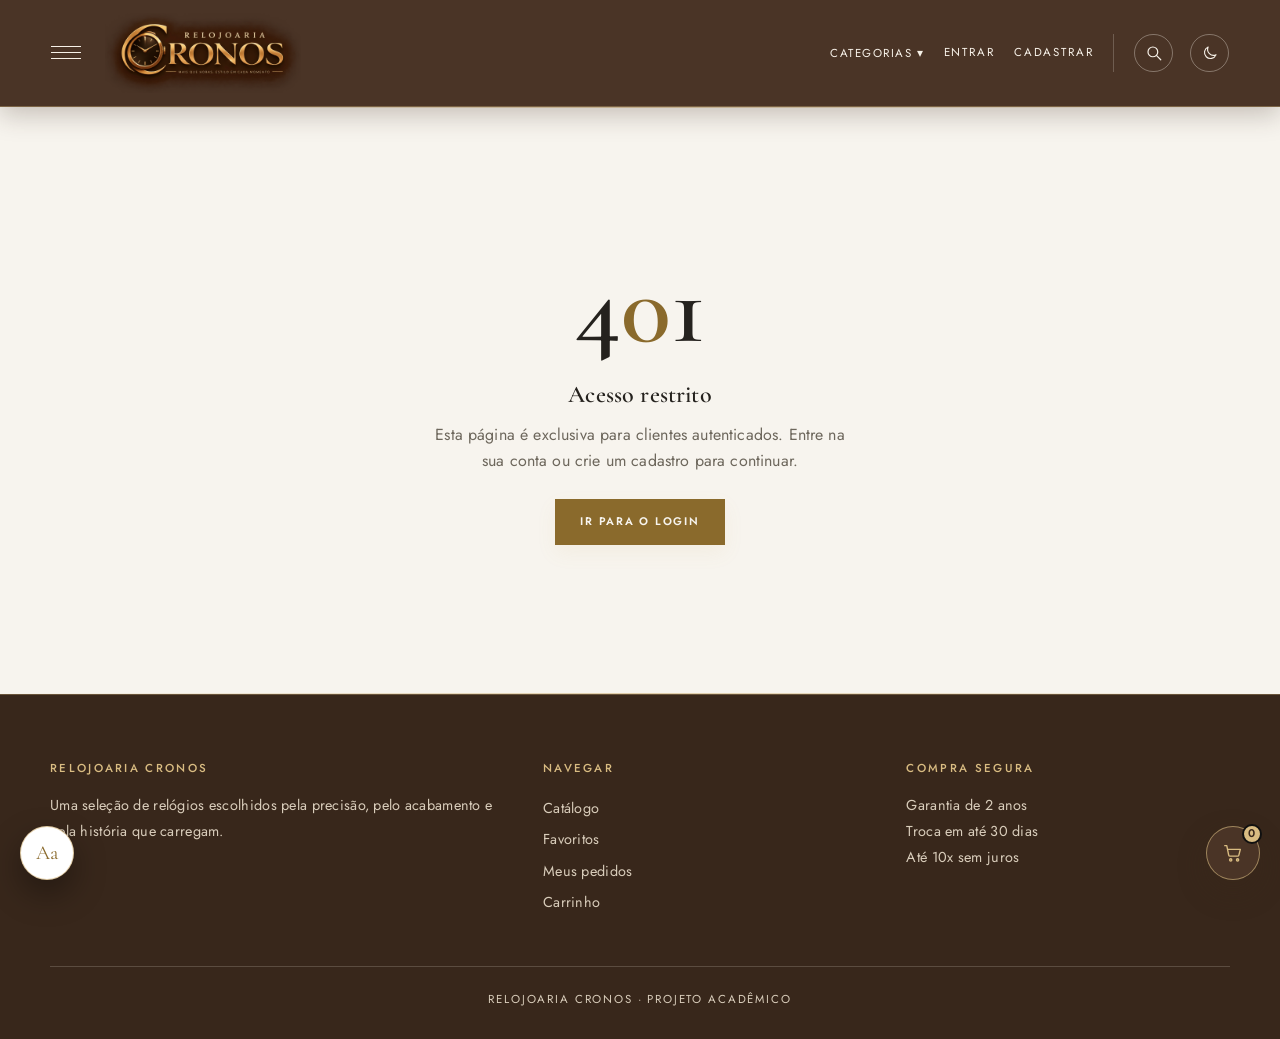
<file: relojoaria-cronos/dados.html>
<!DOCTYPE html>
<html lang="pt-BR">
<head>
  <meta charset="UTF-8" />
  <meta name="viewport" content="width=device-width, initial-scale=1.0" />
  <title>Relojoaria Cronos — Dados enviados</title>
  <meta name="description" content="Dados enviados no formulário de feedback." />

  <link rel="preconnect" href="https://fonts.googleapis.com" />
  <link href="https://fonts.googleapis.com/css2?family=Cormorant+Garamond:wght@500;600;700&family=Jost:wght@300;400;500;600&display=swap" rel="stylesheet" />
  <link rel="stylesheet" href="css/style.css" />
  <script src="js/tema.js"></script>
  <script src="js/sessao.js"></script>
  <script>exigirLogin();</script>
</head>
<body>
  <a class="pular-conteudo" href="#conteudo">Pular para o conteúdo</a>

  <header class="cabecalho">
    <button class="botao-hamburguer" id="botao-menu" aria-label="Abrir menu">
      <span></span><span></span><span></span>
    </button>
    <div class="logo"><img class="logo-img" src="assets/logo.png" alt="Relojoaria Cronos" onload="this.nextElementSibling.style.display='none'" onerror="this.style.display='none'"><span>Relojoaria Cronos</span></div>
    <nav class="navegacao" id="navegacao" aria-label="Navegação principal"></nav>
  </header>

  <div class="overlay-menu" id="overlay-menu"></div>
  <aside class="menu-lateral" id="menu-lateral">
    <button class="fechar-menu" id="botao-fechar-menu" aria-label="Fechar menu">✕</button>
    <div class="logo"><img class="logo-img" src="assets/logo.png" alt="Relojoaria Cronos" onload="this.nextElementSibling.style.display='none'" onerror="this.style.display='none'"><span>Relojoaria Cronos</span></div>
    <nav id="menu-nav" aria-label="Menu lateral"></nav>
  </aside>

  <div class="divisor"></div>

  <main id="conteudo" class="pagina-produto pagina-estreita">
    <h1 class="titulo-pagina">Meus dados enviados</h1>

    <div id="aviso-dados" class="alerta alerta-sucesso escondido" role="status">
      Feedback enviado com sucesso! Confira abaixo os dados registrados.
    </div>

    <section id="ultimo-feedback" class="cartao"></section>

    <section id="historico" hidden>
      <h2 class="painel-titulo">Envios anteriores</h2>
      <div id="lista-historico"></div>
    </section>

    <div class="acoes-confirmacao">
      <a href="feedback.html" class="botao">Enviar novo feedback</a>
      <a href="perfil.html" class="botao botao-secundario">Voltar ao perfil</a>
    </div>
  </main>


  <div class="divisor"></div>
  <footer class="rodape">
    <div class="rodape-colunas">
      <div>
        <h2>Relojoaria Cronos</h2>
        <p>Uma seleção de relógios escolhidos pela precisão, pelo acabamento e pela história que carregam.</p>
      </div>
      <nav aria-label="Navegação do rodapé">
        <h2>Navegar</h2>
        <a href="index.html">Catálogo</a>
        <a href="index.html?favoritos=1">Favoritos</a>
        <a href="pedidos.html">Meus pedidos</a>
        <a href="checkout.html">Carrinho</a>
      </nav>
      <div>
        <h2>Compra segura</h2>
        <p>Garantia de 2 anos<br>Troca em até 30 dias<br>Até 10x sem juros</p>
      </div>
    </div>
    <p class="rodape-final">Relojoaria Cronos · Projeto acadêmico</p>
  </footer>

  <script src="js/produtos.js"></script>
  <script src="js/carrinho.js"></script>
  <script src="js/validacoes.js"></script>
  <script src="js/menu.js"></script>
  <script src="js/busca.js"></script>
  <script src="js/acessibilidade.js"></script>
  <script src="js/cabecalho.js"></script>
  <script>
    const usuario = obterUsuario();
    const todos = JSON.parse(localStorage.getItem("relojoaria_feedbacks") || "[]")
      .filter((f) => f.login === usuario.login);

    if (new URLSearchParams(window.location.search).get("enviado") === "1") {
      document.getElementById("aviso-dados").classList.remove("escondido");
    }

    function linhaDado(rotulo, valor) {
      const dt = document.createElement("dt");
      dt.textContent = rotulo;
      const dd = document.createElement("dd");
      dd.textContent = valor;
      return [dt, dd];
    }

    function montarLista(f) {
      const lista = document.createElement("dl");
      lista.className = "lista-dados";
      const data = new Date(f.data);
      const itens = [
        ["Enviado em", data.toLocaleDateString("pt-BR") + " às " + data.toLocaleTimeString("pt-BR", { hour: "2-digit", minute: "2-digit" })],
        ["Cliente", f.nome],
        ["Nível de interesse", f.interesse + " / 10"],
        ["Valor pretendido", formatarPreco(f.investimento)],
        ["Categoria de interesse", f.categoria],
        ["Como conheceu a Cronos", f.conheceu],
        ["O que chama atenção", f.atencao.length ? f.atencao.join(", ") : "Nada marcado"],
        ["Comentário", f.comentario || "Sem comentário"],
        ["Receber novidades", f.novidades ? "Sim" : "Não"],
      ];
      itens.forEach(([r, v]) => lista.append(...linhaDado(r, v)));
      return lista;
    }

    const caixa = document.getElementById("ultimo-feedback");
    if (todos.length === 0) {
      caixa.innerHTML = '<p class="carrinho-vazio">Você ainda não enviou nenhum feedback.</p>';
    } else {
      const titulo = document.createElement("h2");
      titulo.className = "painel-titulo";
      titulo.textContent = "Último envio";
      caixa.append(titulo, montarLista(todos[0]));
    }

    if (todos.length > 1) {
      document.getElementById("historico").hidden = false;
      todos.slice(1).forEach((f) => {
        const cartao = document.createElement("article");
        cartao.className = "cartao bloco-pedido";
        cartao.appendChild(montarLista(f));
        document.getElementById("lista-historico").appendChild(cartao);
      });
    }
  </script>

  <a href="checkout.html" class="carrinho-flutuante" aria-label="Ver carrinho">
    <svg class="icone-carrinho" viewBox="0 0 24 24" width="22" height="22" fill="none" stroke="currentColor" stroke-width="1.5" stroke-linecap="round" stroke-linejoin="round" aria-hidden="true"><path d="M3 4h2.2l2.1 10.2a1.5 1.5 0 0 0 1.5 1.2h8.1a1.5 1.5 0 0 0 1.5-1.1L20 8H6.2"/><circle cx="9.5" cy="19.5" r="1.2"/><circle cx="17" cy="19.5" r="1.2"/></svg>
    <span class="carrinho-contador js-contador-carrinho">0</span>
  </a>
</body>
</html>
</file>
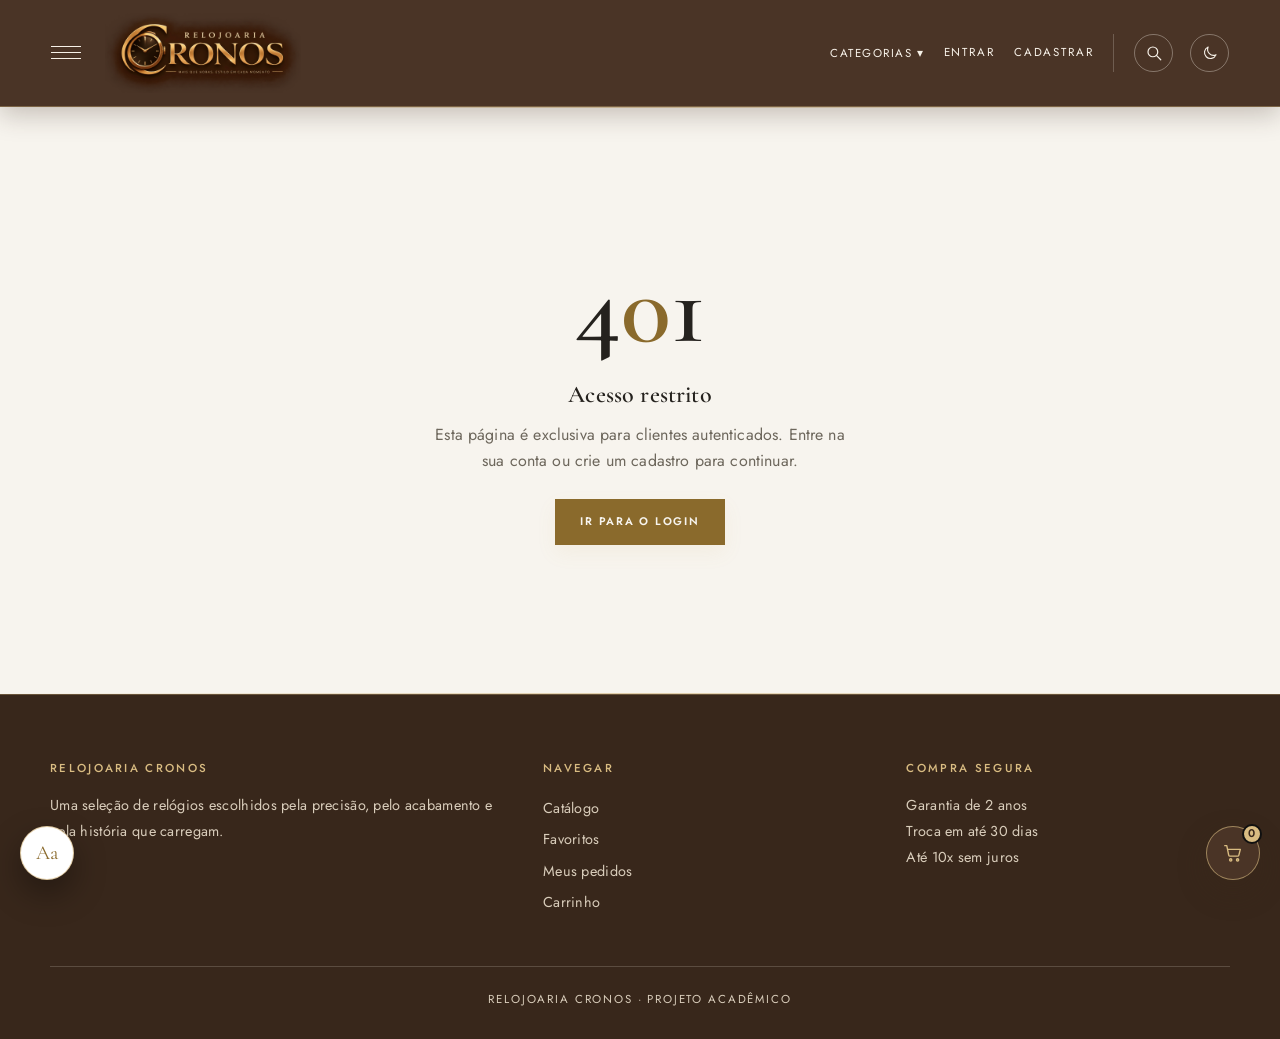
<file: relojoaria-cronos/feedback.html>
<!DOCTYPE html>
<html lang="pt-BR">
<head>
  <meta charset="UTF-8" />
  <meta name="viewport" content="width=device-width, initial-scale=1.0" />
  <title>Relojoaria Cronos — Feedback</title>
  <meta name="description" content="Envie seu feedback e interesse para a Relojoaria Cronos." />

  <link rel="preconnect" href="https://fonts.googleapis.com" />
  <link href="https://fonts.googleapis.com/css2?family=Cormorant+Garamond:wght@500;600;700&family=Jost:wght@300;400;500;600&display=swap" rel="stylesheet" />
  <link rel="stylesheet" href="css/style.css" />
  <script src="js/tema.js"></script>
  <script src="js/sessao.js"></script>
  <script>exigirLogin();</script>
</head>
<body>
  <a class="pular-conteudo" href="#conteudo">Pular para o conteúdo</a>

  <header class="cabecalho">
    <button class="botao-hamburguer" id="botao-menu" aria-label="Abrir menu">
      <span></span><span></span><span></span>
    </button>
    <div class="logo"><img class="logo-img" src="assets/logo.png" alt="Relojoaria Cronos" onload="this.nextElementSibling.style.display='none'" onerror="this.style.display='none'"><span>Relojoaria Cronos</span></div>
    <nav class="navegacao" id="navegacao" aria-label="Navegação principal"></nav>
  </header>

  <div class="overlay-menu" id="overlay-menu"></div>
  <aside class="menu-lateral" id="menu-lateral">
    <button class="fechar-menu" id="botao-fechar-menu" aria-label="Fechar menu">✕</button>
    <div class="logo"><img class="logo-img" src="assets/logo.png" alt="Relojoaria Cronos" onload="this.nextElementSibling.style.display='none'" onerror="this.style.display='none'"><span>Relojoaria Cronos</span></div>
    <nav id="menu-nav" aria-label="Menu lateral"></nav>
  </aside>

  <div class="divisor"></div>

  <main id="conteudo" class="pagina-produto pagina-estreita">
    <h1 class="titulo-pagina">Feedback e interesse</h1>
    <p class="painel-sub">Conte para a Cronos o que você procura. Suas respostas aparecem na página "Meus dados enviados".</p>

    <div id="aviso-feedback" class="alerta escondido" role="alert"></div>

    <form id="form-feedback" class="cartao form-feedback" novalidate>
      <div class="campo">
        <label for="fb-nome">Cliente</label>
        <input type="text" id="fb-nome" readonly />
      </div>

      <div class="campo">
        <label for="fb-interesse">Nível de interesse em comprar: <output id="fb-interesse-valor">5</output> / 10</label>
        <input type="range" id="fb-interesse" min="0" max="10" step="1" value="5" />
      </div>

      <div class="campo">
        <label for="fb-preco">Quanto pretende investir: <output id="fb-preco-valor"></output></label>
        <input type="range" id="fb-preco" min="300" max="2000" step="50" value="900" />
      </div>

      <div class="campo">
        <label for="fb-categoria">Categoria de maior interesse</label>
        <select id="fb-categoria">
          <option value="">Selecione...</option>
          <option value="Social">Social</option>
          <option value="Esportivo">Esportivo</option>
          <option value="Vintage e Estilo">Vintage e Estilo</option>
        </select>
        <p class="erro-campo" id="fb-categoria-erro"></p>
      </div>

      <fieldset class="grupo-campos" id="grupo-conheceu">
        <legend>Como conheceu a Cronos?</legend>
        <label class="opcao"><input type="radio" name="conheceu" value="Indicação de amigos" /> Indicação de amigos</label>
        <label class="opcao"><input type="radio" name="conheceu" value="Redes sociais" /> Redes sociais</label>
        <label class="opcao"><input type="radio" name="conheceu" value="Busca na internet" /> Busca na internet</label>
        <label class="opcao"><input type="radio" name="conheceu" value="Anúncio" /> Anúncio</label>
        <p class="erro-campo" id="fb-conheceu-erro"></p>
      </fieldset>

      <fieldset class="grupo-campos">
        <legend>O que mais chama sua atenção? (marque quantos quiser)</legend>
        <label class="opcao"><input type="checkbox" name="atencao" value="Design e acabamento" /> Design e acabamento</label>
        <label class="opcao"><input type="checkbox" name="atencao" value="Preço e parcelamento" /> Preço e parcelamento</label>
        <label class="opcao"><input type="checkbox" name="atencao" value="Materiais e durabilidade" /> Materiais e durabilidade</label>
        <label class="opcao"><input type="checkbox" name="atencao" value="Marca" /> Marca</label>
        <label class="opcao"><input type="checkbox" name="atencao" value="Presente para alguém" /> Presente para alguém</label>
      </fieldset>

      <div class="campo">
        <label for="fb-comentario">Comentário (opcional)</label>
        <textarea id="fb-comentario" rows="4" maxlength="400" placeholder="Escreva sua sugestão ou dúvida"></textarea>
      </div>

      <label class="opcao"><input type="checkbox" id="fb-novidades" /> Quero receber novidades e lançamentos</label>

      <button type="submit" class="botao">Enviar feedback</button>
    </form>
  </main>


  <div class="divisor"></div>
  <footer class="rodape">
    <div class="rodape-colunas">
      <div>
        <h2>Relojoaria Cronos</h2>
        <p>Uma seleção de relógios escolhidos pela precisão, pelo acabamento e pela história que carregam.</p>
      </div>
      <nav aria-label="Navegação do rodapé">
        <h2>Navegar</h2>
        <a href="index.html">Catálogo</a>
        <a href="index.html?favoritos=1">Favoritos</a>
        <a href="pedidos.html">Meus pedidos</a>
        <a href="checkout.html">Carrinho</a>
      </nav>
      <div>
        <h2>Compra segura</h2>
        <p>Garantia de 2 anos<br>Troca em até 30 dias<br>Até 10x sem juros</p>
      </div>
    </div>
    <p class="rodape-final">Relojoaria Cronos · Projeto acadêmico</p>
  </footer>

  <script src="js/produtos.js"></script>
  <script src="js/carrinho.js"></script>
  <script src="js/validacoes.js"></script>
  <script src="js/menu.js"></script>
  <script src="js/busca.js"></script>
  <script src="js/acessibilidade.js"></script>
  <script src="js/cabecalho.js"></script>
  <script>
    const usuario = obterUsuario();
    document.getElementById("fb-nome").value = usuario.nome;

    const campoInteresse = document.getElementById("fb-interesse");
    const campoPreco = document.getElementById("fb-preco");

    function atualizarSaidas() {
      document.getElementById("fb-interesse-valor").textContent = campoInteresse.value;
      document.getElementById("fb-preco-valor").textContent = formatarPreco(Number(campoPreco.value));
    }
    campoInteresse.addEventListener("input", atualizarSaidas);
    campoPreco.addEventListener("input", atualizarSaidas);
    atualizarSaidas();

    document.getElementById("form-feedback").addEventListener("submit", function (evento) {
      evento.preventDefault();

      const categoria = document.getElementById("fb-categoria");
      const conheceu = document.querySelector('input[name="conheceu"]:checked');
      const okCategoria = mostrarErroCampo(categoria, categoria.value ? "" : "Escolha uma categoria.");
      document.getElementById("fb-conheceu-erro").textContent = conheceu ? "" : "Escolha uma opção.";

      const aviso = document.getElementById("aviso-feedback");
      if (!okCategoria || !conheceu) {
        aviso.textContent = "Preencha os campos obrigatórios para enviar.";
        aviso.className = "alerta alerta-erro";
        return;
      }

      const lista = JSON.parse(localStorage.getItem("relojoaria_feedbacks") || "[]");
      lista.unshift({
        id: Date.now(),
        data: new Date().toISOString(),
        login: usuario.login,
        nome: usuario.nome,
        interesse: Number(campoInteresse.value),
        investimento: Number(campoPreco.value),
        categoria: categoria.value,
        conheceu: conheceu.value,
        atencao: Array.from(document.querySelectorAll('input[name="atencao"]:checked')).map((c) => c.value),
        comentario: document.getElementById("fb-comentario").value.trim(),
        novidades: document.getElementById("fb-novidades").checked,
      });
      localStorage.setItem("relojoaria_feedbacks", JSON.stringify(lista));

      window.location.href = "dados.html?enviado=1";
    });
  </script>

  <a href="checkout.html" class="carrinho-flutuante" aria-label="Ver carrinho">
    <svg class="icone-carrinho" viewBox="0 0 24 24" width="22" height="22" fill="none" stroke="currentColor" stroke-width="1.5" stroke-linecap="round" stroke-linejoin="round" aria-hidden="true"><path d="M3 4h2.2l2.1 10.2a1.5 1.5 0 0 0 1.5 1.2h8.1a1.5 1.5 0 0 0 1.5-1.1L20 8H6.2"/><circle cx="9.5" cy="19.5" r="1.2"/><circle cx="17" cy="19.5" r="1.2"/></svg>
    <span class="carrinho-contador js-contador-carrinho">0</span>
  </a>
</body>
</html>
</file>
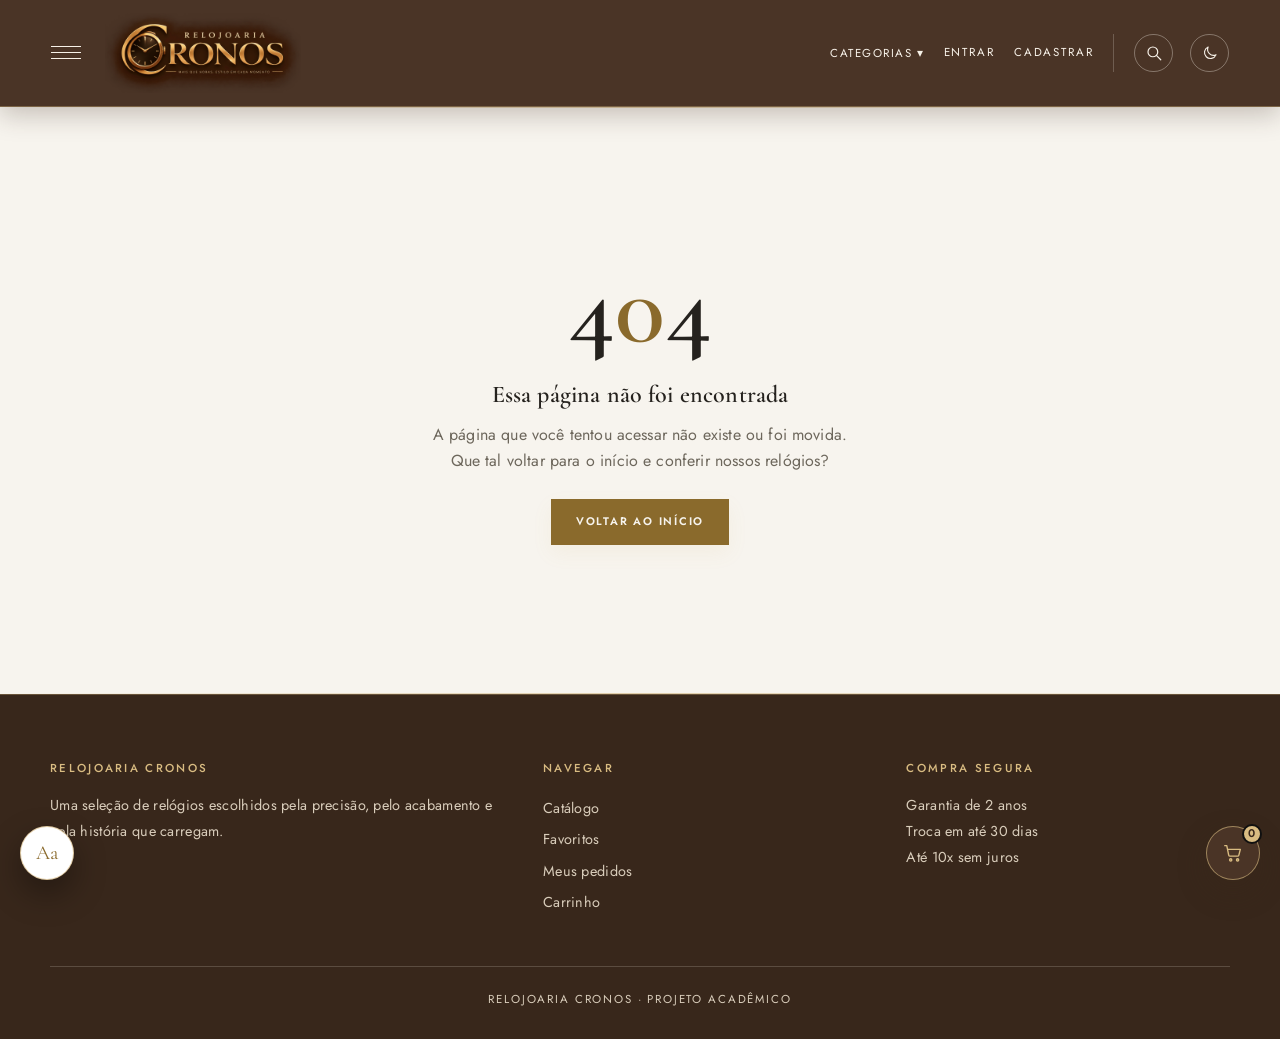
<file: relojoaria-cronos/pedido-confirmado.html>
<!DOCTYPE html>
<html lang="pt-BR">
<head>
  <meta charset="UTF-8" />
  <meta name="viewport" content="width=device-width, initial-scale=1.0" />
  <title>Relojoaria Cronos — Pedido confirmado</title>
  <meta name="description" content="Confirmação do seu pedido na Relojoaria Cronos." />

  <link rel="preconnect" href="https://fonts.googleapis.com" />
  <link href="https://fonts.googleapis.com/css2?family=Cormorant+Garamond:wght@500;600;700&family=Jost:wght@300;400;500;600&display=swap" rel="stylesheet" />
  <link rel="stylesheet" href="css/style.css" />
  <script src="js/tema.js"></script>
  <script src="js/sessao.js"></script>
</head>
<body>
  <a class="pular-conteudo" href="#conteudo">Pular para o conteúdo</a>

  <header class="cabecalho">
    <button class="botao-hamburguer" id="botao-menu" aria-label="Abrir menu">
      <span></span><span></span><span></span>
    </button>
    <div class="logo"><img class="logo-img" src="assets/logo.png" alt="Relojoaria Cronos" onload="this.nextElementSibling.style.display='none'" onerror="this.style.display='none'"><span>Relojoaria Cronos</span></div>
    <nav class="navegacao" id="navegacao" aria-label="Navegação principal"></nav>
  </header>

  <div class="overlay-menu" id="overlay-menu"></div>
  <aside class="menu-lateral" id="menu-lateral">
    <button class="fechar-menu" id="botao-fechar-menu" aria-label="Fechar menu">✕</button>
    <div class="logo"><img class="logo-img" src="assets/logo.png" alt="Relojoaria Cronos" onload="this.nextElementSibling.style.display='none'" onerror="this.style.display='none'"><span>Relojoaria Cronos</span></div>
    <nav id="menu-nav" aria-label="Menu lateral"></nav>
  </aside>

  <div class="divisor"></div>

  <main id="conteudo" class="pagina-produto pagina-estreita">
    <div class="cartao bloco-pedido confirmacao" id="confirmacao">
      <div class="confirmacao-icone" aria-hidden="true">✓</div>
      <h1 class="titulo-pagina">Pedido confirmado</h1>
      <p id="conf-texto"></p>
      <div id="conf-itens"></div>
      <div class="resumo-linha"><span>Subtotal</span><span id="conf-subtotal"></span></div>
      <div class="resumo-linha" id="conf-linha-desconto" hidden><span>Desconto</span><span id="conf-desconto"></span></div>
      <div class="resumo-linha"><span>Frete</span><span id="conf-frete"></span></div>
      <div class="resumo-total"><span>Total</span><span id="conf-total"></span></div>
      <p class="pedido-endereco" id="conf-parcelas"></p>
      <p class="pedido-endereco" id="conf-endereco"></p>
      <div class="acoes-confirmacao">
        <a href="pedidos.html" class="botao">Ver meus pedidos</a>
        <a href="index.html" class="botao botao-secundario">Continuar comprando</a>
      </div>
      <p class="login-rodape">Simulação para o trabalho da faculdade — nenhum pagamento foi feito.</p>
    </div>
  </main>

  <div class="divisor"></div>
  <footer class="rodape">
    <div class="rodape-colunas">
      <div>
        <h2>Relojoaria Cronos</h2>
        <p>Uma seleção de relógios escolhidos pela precisão, pelo acabamento e pela história que carregam.</p>
      </div>
      <nav aria-label="Navegação do rodapé">
        <h2>Navegar</h2>
        <a href="index.html">Catálogo</a>
        <a href="index.html?favoritos=1">Favoritos</a>
        <a href="pedidos.html">Meus pedidos</a>
        <a href="checkout.html">Carrinho</a>
      </nav>
      <div>
        <h2>Compra segura</h2>
        <p>Garantia de 2 anos<br>Troca em até 30 dias<br>Até 10x sem juros</p>
      </div>
    </div>
    <p class="rodape-final">Relojoaria Cronos · Projeto acadêmico</p>
  </footer>

  <script src="js/produtos.js"></script>
  <script src="js/carrinho.js"></script>
  <script src="js/menu.js"></script>
  <script src="js/busca.js"></script>
  <script src="js/acessibilidade.js"></script>
  <script src="js/cabecalho.js"></script>
  <script>
    const numero = new URLSearchParams(window.location.search).get("n");
    const pedido = obterPedidos().find((p) => p.numero === numero);

    if (!pedido) {
      window.location.replace("404.html");
    } else {
      document.getElementById("conf-texto").textContent =
        "Obrigado pela compra! Seu pedido " + pedido.numero + " foi registrado. A confirmação seria enviada por e-mail (simulação).";
      document.getElementById("conf-itens").innerHTML = pedido.itens
        .map((i) => `<div class="item-carrinho"><span>${i.nome} × ${i.quantidade}</span><span>${formatarPreco(i.preco * i.quantidade)}</span></div>`)
        .join("");
      document.getElementById("conf-subtotal").textContent = formatarPreco(pedido.subtotal);
      document.getElementById("conf-frete").textContent = pedido.frete === 0 ? "Grátis" : formatarPreco(pedido.frete);
      document.getElementById("conf-total").textContent = formatarPreco(pedido.total);
      if (pedido.desconto) {
        document.getElementById("conf-linha-desconto").hidden = false;
        document.getElementById("conf-desconto").textContent = "− " + formatarPreco(pedido.desconto);
      }
      if (pedido.parcelas) {
        const forma = pedido.pagamento ? pedido.pagamento + " — " : "";
        document.getElementById("conf-parcelas").textContent =
          "Pagamento: " + forma + pedido.parcelas + "x de " + formatarPreco(pedido.total / pedido.parcelas) + " sem juros";
      }
      const e = pedido.endereco;
      document.getElementById("conf-endereco").textContent =
        "Entrega: " + e.rua + ", " + e.numero + " — " + e.bairro + ", " + e.cidade + "/" + e.uf + " (CEP " + e.cep + ")";
    }
  </script>

  <a href="checkout.html" class="carrinho-flutuante" aria-label="Ver carrinho">
    <svg class="icone-carrinho" viewBox="0 0 24 24" width="22" height="22" fill="none" stroke="currentColor" stroke-width="1.5" stroke-linecap="round" stroke-linejoin="round" aria-hidden="true"><path d="M3 4h2.2l2.1 10.2a1.5 1.5 0 0 0 1.5 1.2h8.1a1.5 1.5 0 0 0 1.5-1.1L20 8H6.2"/><circle cx="9.5" cy="19.5" r="1.2"/><circle cx="17" cy="19.5" r="1.2"/></svg>
    <span class="carrinho-contador js-contador-carrinho">0</span>
  </a>
</body>
</html>
</file>
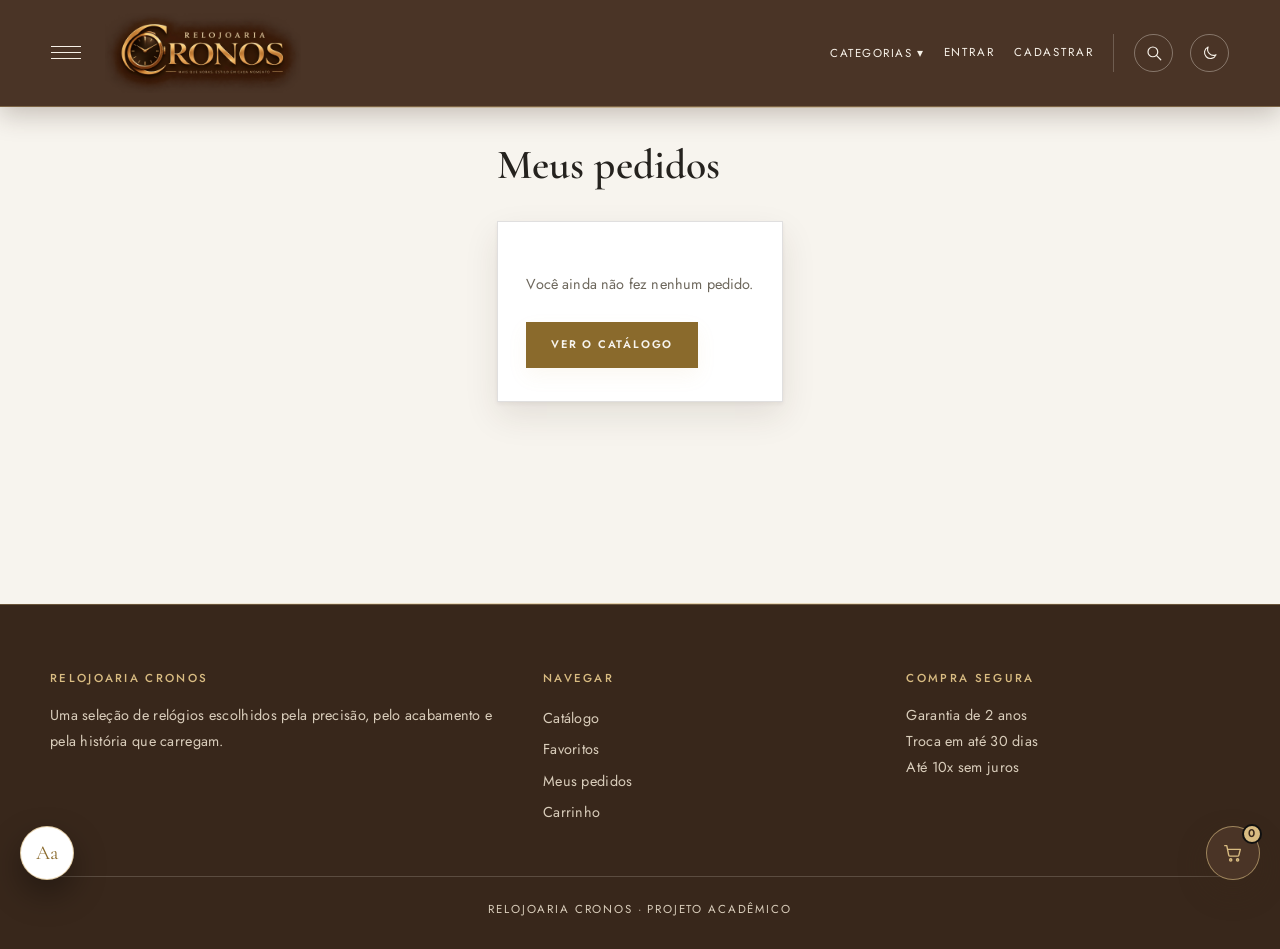
<file: relojoaria-cronos/pedidos.html>
<!DOCTYPE html>
<html lang="pt-BR">
<head>
  <meta charset="UTF-8" />
  <meta name="viewport" content="width=device-width, initial-scale=1.0" />
  <title>Relojoaria Cronos — Meus pedidos</title>
  <meta name="description" content="Histórico de pedidos da Relojoaria Cronos." />

  <link rel="preconnect" href="https://fonts.googleapis.com" />
  <link href="https://fonts.googleapis.com/css2?family=Cormorant+Garamond:wght@500;600;700&family=Jost:wght@300;400;500;600&display=swap" rel="stylesheet" />
  <link rel="stylesheet" href="css/style.css" />
  <script src="js/tema.js"></script>
  <script src="js/sessao.js"></script>
</head>
<body>
  <a class="pular-conteudo" href="#conteudo">Pular para o conteúdo</a>

  <header class="cabecalho">
    <button class="botao-hamburguer" id="botao-menu" aria-label="Abrir menu">
      <span></span><span></span><span></span>
    </button>
    <div class="logo"><img class="logo-img" src="assets/logo.png" alt="Relojoaria Cronos" onload="this.nextElementSibling.style.display='none'" onerror="this.style.display='none'"><span>Relojoaria Cronos</span></div>
    <nav class="navegacao" id="navegacao" aria-label="Navegação principal"></nav>
  </header>

  <div class="overlay-menu" id="overlay-menu"></div>
  <aside class="menu-lateral" id="menu-lateral">
    <button class="fechar-menu" id="botao-fechar-menu" aria-label="Fechar menu">✕</button>
    <div class="logo"><img class="logo-img" src="assets/logo.png" alt="Relojoaria Cronos" onload="this.nextElementSibling.style.display='none'" onerror="this.style.display='none'"><span>Relojoaria Cronos</span></div>
    <nav id="menu-nav" aria-label="Menu lateral"></nav>
  </aside>

  <div class="divisor"></div>

  <main id="conteudo" class="pagina-produto pagina-estreita">
    <h1 class="titulo-pagina">Meus pedidos</h1>
    <div id="lista-pedidos"></div>
  </main>

  <div class="divisor"></div>
  <footer class="rodape">
    <div class="rodape-colunas">
      <div>
        <h2>Relojoaria Cronos</h2>
        <p>Uma seleção de relógios escolhidos pela precisão, pelo acabamento e pela história que carregam.</p>
      </div>
      <nav aria-label="Navegação do rodapé">
        <h2>Navegar</h2>
        <a href="index.html">Catálogo</a>
        <a href="index.html?favoritos=1">Favoritos</a>
        <a href="pedidos.html">Meus pedidos</a>
        <a href="checkout.html">Carrinho</a>
      </nav>
      <div>
        <h2>Compra segura</h2>
        <p>Garantia de 2 anos<br>Troca em até 30 dias<br>Até 10x sem juros</p>
      </div>
    </div>
    <p class="rodape-final">Relojoaria Cronos · Projeto acadêmico</p>
  </footer>

  <script src="js/produtos.js"></script>
  <script src="js/carrinho.js"></script>
  <script src="js/menu.js"></script>
  <script src="js/busca.js"></script>
  <script src="js/acessibilidade.js"></script>
  <script src="js/cabecalho.js"></script>
  <script>
    const lista = document.getElementById("lista-pedidos");
    const pedidos = obterPedidos();

    if (pedidos.length === 0) {
      lista.innerHTML = `
        <div class="cartao bloco-pedido">
          <p class="carrinho-vazio">Você ainda não fez nenhum pedido.</p>
          <a href="index.html" class="botao">Ver o catálogo</a>
        </div>`;
    } else {
      lista.innerHTML = pedidos.map((p) => `
        <article class="cartao bloco-pedido">
          <header class="pedido-topo">
            <div>
              <span class="painel-parte">Pedido ${p.numero}</span>
              <small>${new Date(p.data).toLocaleDateString("pt-BR")} às ${new Date(p.data).toLocaleTimeString("pt-BR", { hour: "2-digit", minute: "2-digit" })}</small>
            </div>
            <strong class="pedido-total">${formatarPreco(p.total)}</strong>
          </header>
          ${p.itens.map((i) => `<div class="item-carrinho"><span>${i.nome} × ${i.quantidade}</span><span>${formatarPreco(i.preco * i.quantidade)}</span></div>`).join("")}
          ${p.desconto ? `<div class="resumo-linha"><span>Desconto (${p.cupom})</span><span>− ${formatarPreco(p.desconto)}</span></div>` : ""}
          <div class="resumo-linha"><span>Frete</span><span>${p.frete === 0 ? "Grátis" : formatarPreco(p.frete)}</span></div>
          ${p.pagamento ? `<p class="pedido-endereco">Pagamento: ${p.pagamento}${p.parcelas > 1 ? " em " + p.parcelas + "x" : ""}</p>` : ""}
          <p class="pedido-endereco">Entrega: ${p.endereco.rua}, ${p.endereco.numero} — ${p.endereco.bairro}, ${p.endereco.cidade}/${p.endereco.uf}</p>
        </article>`).join("");
    }
  </script>

  <a href="checkout.html" class="carrinho-flutuante" aria-label="Ver carrinho">
    <svg class="icone-carrinho" viewBox="0 0 24 24" width="22" height="22" fill="none" stroke="currentColor" stroke-width="1.5" stroke-linecap="round" stroke-linejoin="round" aria-hidden="true"><path d="M3 4h2.2l2.1 10.2a1.5 1.5 0 0 0 1.5 1.2h8.1a1.5 1.5 0 0 0 1.5-1.1L20 8H6.2"/><circle cx="9.5" cy="19.5" r="1.2"/><circle cx="17" cy="19.5" r="1.2"/></svg>
    <span class="carrinho-contador js-contador-carrinho">0</span>
  </a>
</body>
</html>
</file>
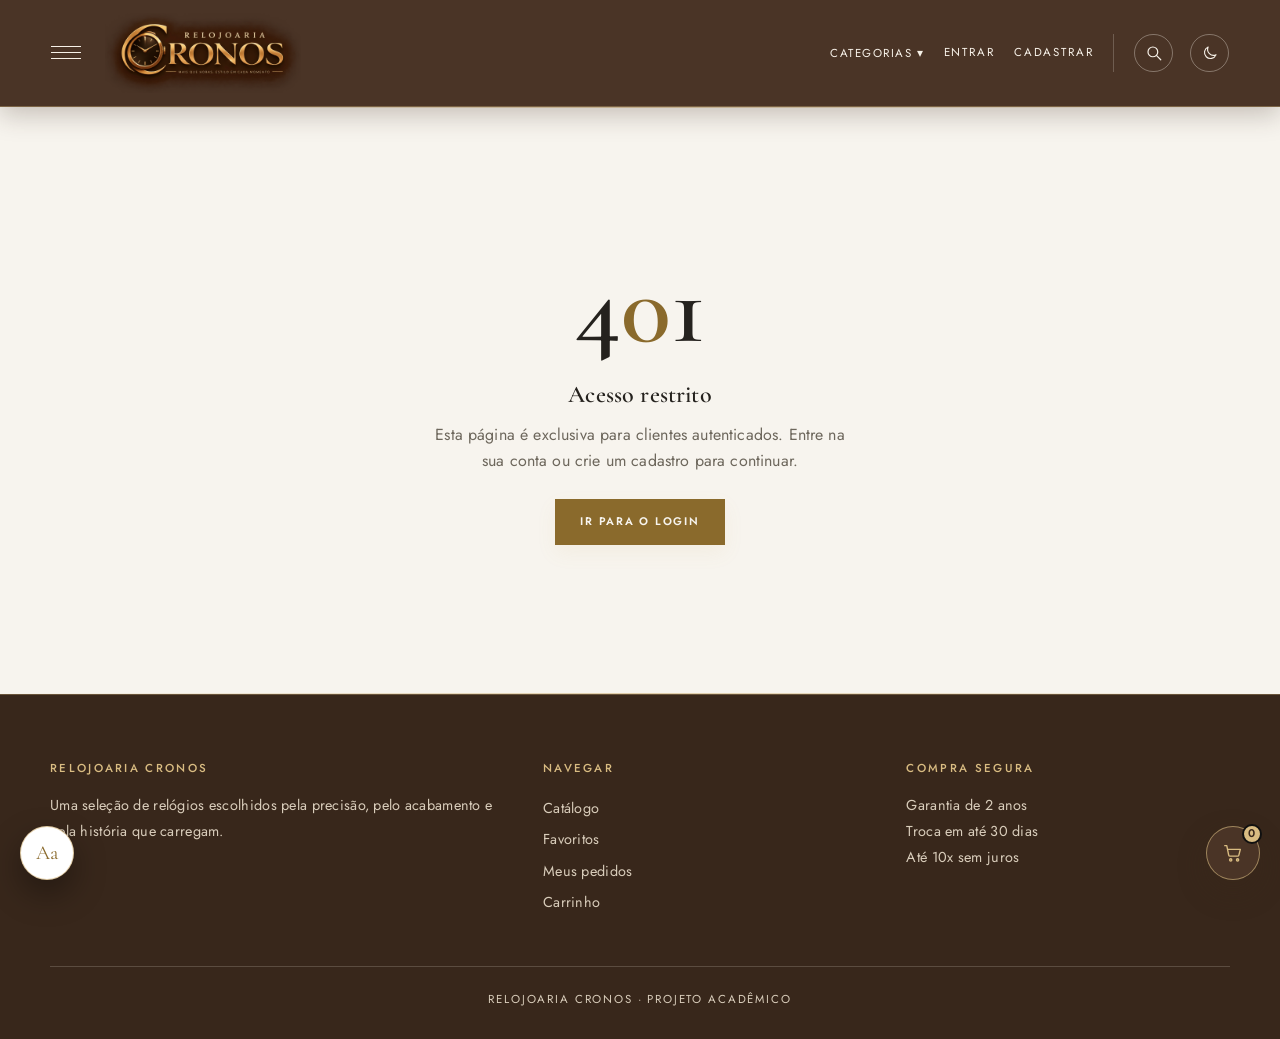
<file: relojoaria-cronos/perfil.html>
<!DOCTYPE html>
<html lang="pt-BR">
<head>
  <meta charset="UTF-8" />
  <meta name="viewport" content="width=device-width, initial-scale=1.0" />
  <title>Relojoaria Cronos — Meu perfil</title>
  <meta name="description" content="Área do cliente da Relojoaria Cronos." />

  <link rel="preconnect" href="https://fonts.googleapis.com" />
  <link href="https://fonts.googleapis.com/css2?family=Cormorant+Garamond:wght@500;600;700&family=Jost:wght@300;400;500;600&display=swap" rel="stylesheet" />
  <link rel="stylesheet" href="css/style.css" />
  <script src="js/tema.js"></script>
  <script src="js/sessao.js"></script>
  <script>exigirLogin();</script>
</head>
<body>
  <a class="pular-conteudo" href="#conteudo">Pular para o conteúdo</a>

  <header class="cabecalho">
    <button class="botao-hamburguer" id="botao-menu" aria-label="Abrir menu">
      <span></span><span></span><span></span>
    </button>
    <div class="logo"><img class="logo-img" src="assets/logo.png" alt="Relojoaria Cronos" onload="this.nextElementSibling.style.display='none'" onerror="this.style.display='none'"><span>Relojoaria Cronos</span></div>
    <nav class="navegacao" id="navegacao" aria-label="Navegação principal"></nav>
  </header>

  <div class="overlay-menu" id="overlay-menu"></div>
  <aside class="menu-lateral" id="menu-lateral">
    <button class="fechar-menu" id="botao-fechar-menu" aria-label="Fechar menu">✕</button>
    <div class="logo"><img class="logo-img" src="assets/logo.png" alt="Relojoaria Cronos" onload="this.nextElementSibling.style.display='none'" onerror="this.style.display='none'"><span>Relojoaria Cronos</span></div>
    <nav id="menu-nav" aria-label="Menu lateral"></nav>
  </aside>

  <div class="divisor"></div>

  <main id="conteudo" class="pagina-produto pagina-painel">
    <header class="painel-topo">
      <div>
        <span class="sobre-selo">Área do cliente</span>
        <h1 class="titulo-pagina" id="painel-titulo">Olá!</h1>
        <p class="painel-sub">Aqui você acompanha seus dados, pedidos e envia sua opinião para a Cronos.</p>
      </div>
      <button type="button" class="botao botao-secundario" id="botao-logout">Sair (Logout)</button>
    </header>

    <section class="painel-resumo" aria-label="Resumo da conta">
      <a class="painel-numero cartao" href="pedidos.html"><strong id="resumo-pedidos">0</strong><span>Pedidos</span></a>
      <a class="painel-numero cartao" href="index.html?favoritos=1#catalogo"><strong id="resumo-favoritos">0</strong><span>Favoritos</span></a>
      <a class="painel-numero cartao" href="dados.html"><strong id="resumo-feedbacks">0</strong><span>Feedbacks enviados</span></a>
    </section>

    <section class="painel-grade">
      <article class="cartao painel-dados">
        <h2 class="painel-titulo">Seus dados</h2>
        <dl class="lista-dados" id="lista-perfil"></dl>
      </article>

      <article class="cartao painel-atalhos">
        <h2 class="painel-titulo">O que deseja fazer?</h2>
        <a class="botao" href="feedback.html">Enviar feedback</a>
        <a class="botao botao-secundario" href="dados.html">Ver dados enviados</a>
        <a class="botao botao-secundario" href="index.html#catalogo">Continuar comprando</a>
        <a class="botao botao-secundario" href="pedidos.html">Meus pedidos</a>
      </article>
    </section>
  </main>


  <div class="divisor"></div>
  <footer class="rodape">
    <div class="rodape-colunas">
      <div>
        <h2>Relojoaria Cronos</h2>
        <p>Uma seleção de relógios escolhidos pela precisão, pelo acabamento e pela história que carregam.</p>
      </div>
      <nav aria-label="Navegação do rodapé">
        <h2>Navegar</h2>
        <a href="index.html">Catálogo</a>
        <a href="index.html?favoritos=1">Favoritos</a>
        <a href="pedidos.html">Meus pedidos</a>
        <a href="checkout.html">Carrinho</a>
      </nav>
      <div>
        <h2>Compra segura</h2>
        <p>Garantia de 2 anos<br>Troca em até 30 dias<br>Até 10x sem juros</p>
      </div>
    </div>
    <p class="rodape-final">Relojoaria Cronos · Projeto acadêmico</p>
  </footer>

  <script src="js/produtos.js"></script>
  <script src="js/carrinho.js"></script>
  <script src="js/validacoes.js"></script>
  <script src="js/menu.js"></script>
  <script src="js/busca.js"></script>
  <script src="js/acessibilidade.js"></script>
  <script src="js/cabecalho.js"></script>
  <script>
    const usuario = obterUsuario();
    document.getElementById("painel-titulo").textContent = "Olá, " + usuario.nome.split(" ")[0] + "!";

    const e = usuario.endereco;
    const linhas = [
      ["Nome", usuario.nome],
      ["CPF", usuario.cpf],
      ["Login", usuario.login],
      ["Telefone fixo", usuario.telefoneFixo],
      ["Celular", usuario.celular],
      ["Endereço", `${e.rua}, ${e.numero} — ${e.bairro}`],
      ["Cidade / UF", `${e.cidade} / ${e.uf}`],
      ["CEP", e.cep],
    ];
    const lista = document.getElementById("lista-perfil");
    linhas.forEach(([rotulo, valor]) => {
      const dt = document.createElement("dt");
      dt.textContent = rotulo;
      const dd = document.createElement("dd");
      dd.textContent = valor;
      lista.append(dt, dd);
    });

    const feedbacks = JSON.parse(localStorage.getItem("relojoaria_feedbacks") || "[]")
      .filter((f) => f.login === usuario.login);
    document.getElementById("resumo-pedidos").textContent = obterPedidos().length;
    document.getElementById("resumo-favoritos").textContent = obterFavoritos().length;
    document.getElementById("resumo-feedbacks").textContent = feedbacks.length;

    document.getElementById("botao-logout").addEventListener("click", sair);
  </script>

  <a href="checkout.html" class="carrinho-flutuante" aria-label="Ver carrinho">
    <svg class="icone-carrinho" viewBox="0 0 24 24" width="22" height="22" fill="none" stroke="currentColor" stroke-width="1.5" stroke-linecap="round" stroke-linejoin="round" aria-hidden="true"><path d="M3 4h2.2l2.1 10.2a1.5 1.5 0 0 0 1.5 1.2h8.1a1.5 1.5 0 0 0 1.5-1.1L20 8H6.2"/><circle cx="9.5" cy="19.5" r="1.2"/><circle cx="17" cy="19.5" r="1.2"/></svg>
    <span class="carrinho-contador js-contador-carrinho">0</span>
  </a>
</body>
</html>
</file>
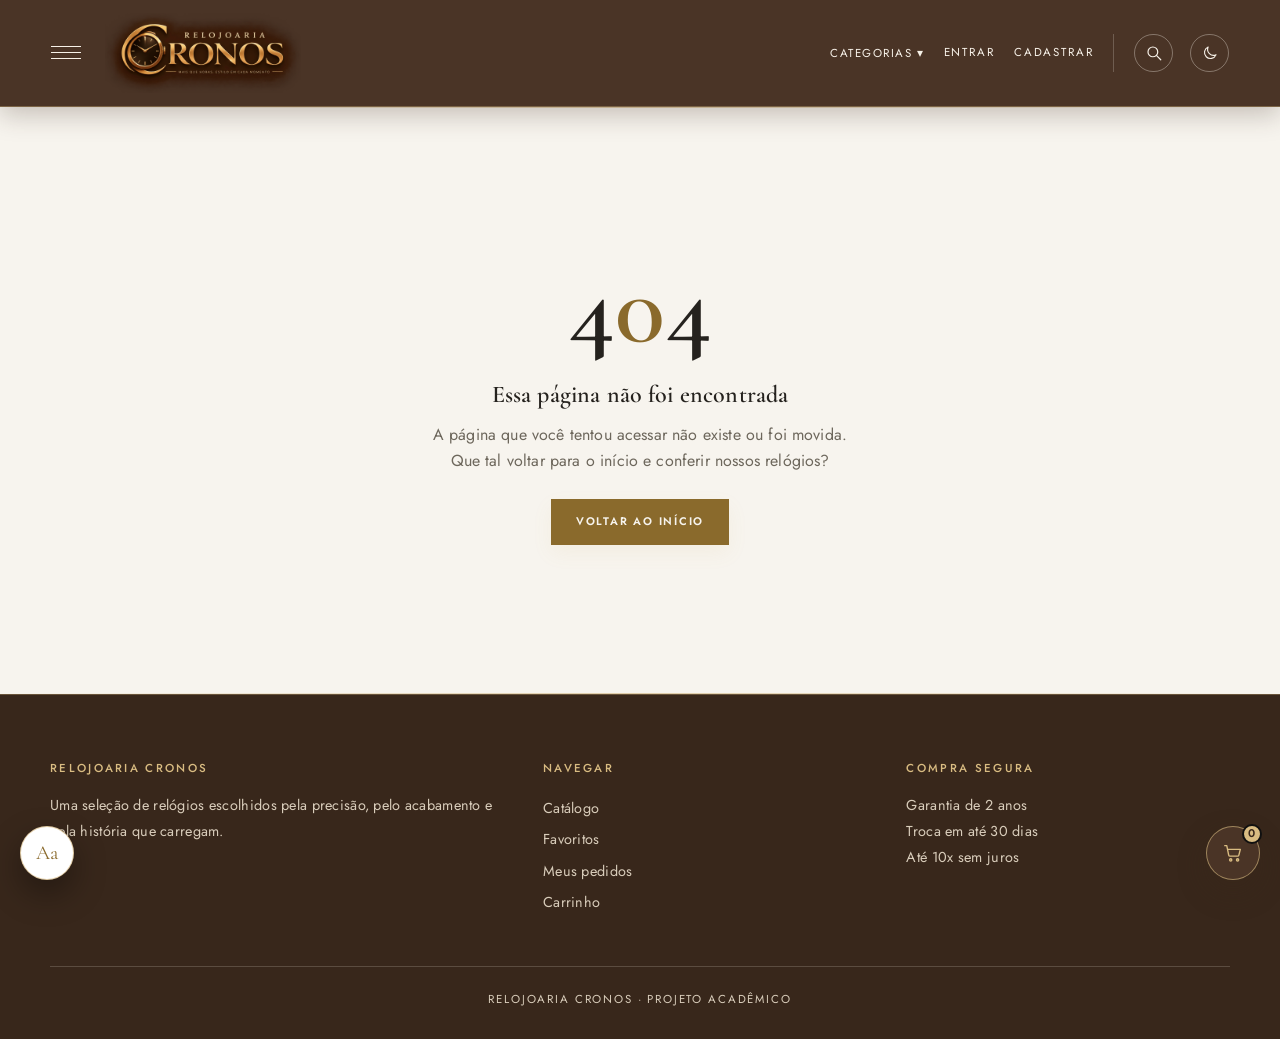
<file: relojoaria-cronos/produto.html>
<!DOCTYPE html>
<html lang="pt-BR">
<head>
  <meta charset="UTF-8" />
  <meta name="viewport" content="width=device-width, initial-scale=1.0" />
  <title>Relojoaria Cronos — Produto</title>
  <meta name="description" content="Detalhes, materiais e preço do relógio na Relojoaria Cronos." />

  <link rel="preconnect" href="https://fonts.googleapis.com" />
  <link href="https://fonts.googleapis.com/css2?family=Cormorant+Garamond:wght@500;600;700&family=Jost:wght@300;400;500;600&display=swap" rel="stylesheet" />

  <link rel="stylesheet" href="css/style.css" />
  <script src="js/tema.js"></script>
  <script src="js/sessao.js"></script>
</head>
<body>
  <a class="pular-conteudo" href="#conteudo">Pular para o conteúdo</a>

  <header class="cabecalho">
    <button class="botao-hamburguer" id="botao-menu" aria-label="Abrir menu">
      <span></span><span></span><span></span>
    </button>
    <div class="logo"><img class="logo-img" src="assets/logo.png" alt="Relojoaria Cronos" onload="this.nextElementSibling.style.display='none'" onerror="this.style.display='none'"><span>Relojoaria Cronos</span></div>
    <nav class="navegacao" id="navegacao" aria-label="Navegação principal"></nav>
  </header>

  <div class="overlay-menu" id="overlay-menu"></div>
  <aside class="menu-lateral" id="menu-lateral">
    <button class="fechar-menu" id="botao-fechar-menu" aria-label="Fechar menu">✕</button>
    <div class="logo"><img class="logo-img" src="assets/logo.png" alt="Relojoaria Cronos" onload="this.nextElementSibling.style.display='none'" onerror="this.style.display='none'"><span>Relojoaria Cronos</span></div>
    <nav id="menu-nav" aria-label="Menu lateral"></nav>
  </aside>

  <div class="divisor"></div>

  <main id="conteudo">
    <div class="pagina-produto" id="pagina-produto">

      <a href="index.html" class="voltar-catalogo">← Voltar ao catálogo</a>

      <section class="detalhe-produto">
        <div class="galeria">
          <div class="detalhe-imagem" id="detalhe-imagem">
            <span class="selo" id="detalhe-selo" hidden></span>
            <img id="detalhe-foto" alt=""
                 onerror="this.style.display='none'; this.nextElementSibling.style.display='flex';">
            <div class="imagem-placeholder">
              <span class="icone-camera">📷</span>
              <strong class="medida" id="detalhe-medida">Foto 1 &middot; 800 &times; 800 px</strong>
              <small id="detalhe-caminho-foto"></small>
            </div>
          </div>
          <div class="miniaturas" id="miniaturas" role="group" aria-label="Fotos do relógio"></div>
        </div>

        <div class="detalhe-info">
          <div class="bairro" id="detalhe-marca"></div>
          <h1 id="detalhe-nome"></h1>
          <p class="detalhe-descricao" id="detalhe-descricao"></p>
          <p class="preco" id="detalhe-preco"></p>
          <p class="parcelamento" id="detalhe-parcelamento"></p>
          <div class="acoes-produto">
            <button class="botao" id="botao-adicionar">Adicionar ao carrinho</button>
            <button type="button" class="favorito favorito-detalhe" id="botao-favorito" aria-label="Favoritar">♥</button>
          </div>
        </div>
      </section>

      <section class="materiais">
        <h2 class="titulo-secao titulo-secao-estreito">Materiais do relógio</h2>

        <div class="abas-materiais" id="abas-materiais" role="tablist" aria-label="Materiais do relógio"></div>

        <div class="painel-material" id="painel-material" role="tabpanel" aria-live="polite">
          <span class="painel-parte" id="painel-parte"></span>
          <h3 id="painel-material-nome"></h3>
          <p id="painel-material-texto"></p>
        </div>
      </section>

      <section class="avaliacoes">
        <h2 class="titulo-secao titulo-secao-estreito">Avaliações dos clientes</h2>
        <p class="avaliacoes-media" id="avaliacoes-media"></p>
        <form class="cartao" id="form-avaliacao">
          <label for="nota">Sua nota</label>
          <select id="nota" required>
            <option value="">Escolha...</option>
            <option value="5">★★★★★ — Excelente</option>
            <option value="4">★★★★☆ — Muito bom</option>
            <option value="3">★★★☆☆ — Bom</option>
            <option value="2">★★☆☆☆ — Regular</option>
            <option value="1">★☆☆☆☆ — Ruim</option>
          </select>
          <label for="comentario-avaliacao">Comentário</label>
          <textarea id="comentario-avaliacao" rows="3" maxlength="300" required placeholder="Conte o que achou do relógio"></textarea>
          <button type="submit" class="botao">Enviar avaliação</button>
        </form>
        <div id="lista-avaliacoes"></div>
      </section>

      <h2 class="titulo-secao">Veja também</h2>
      <div class="grade-produtos" id="grade-relacionados"></div>
    </div>
  </main>

  <div class="divisor"></div>
  <footer class="rodape">
    <div class="rodape-colunas">
      <div>
        <h2>Relojoaria Cronos</h2>
        <p>Uma seleção de relógios escolhidos pela precisão, pelo acabamento e pela história que carregam.</p>
      </div>
      <nav aria-label="Navegação do rodapé">
        <h2>Navegar</h2>
        <a href="index.html">Catálogo</a>
        <a href="index.html?favoritos=1">Favoritos</a>
        <a href="pedidos.html">Meus pedidos</a>
        <a href="checkout.html">Carrinho</a>
      </nav>
      <div>
        <h2>Compra segura</h2>
        <p>Garantia de 2 anos<br>Troca em até 30 dias<br>Até 10x sem juros</p>
      </div>
    </div>
    <p class="rodape-final">Relojoaria Cronos · Projeto acadêmico</p>
  </footer>

  <script src="js/produtos.js"></script>
  <script src="js/carrinho.js"></script>
  <script src="js/menu.js"></script>
  <script src="js/busca.js"></script>
  <script src="js/acessibilidade.js"></script>
  <script src="js/cabecalho.js"></script>
  <script>
    const parametros = new URLSearchParams(window.location.search);
    const idProduto = Number(parametros.get("id"));
    const produto = produtos.find((p) => p.id === idProduto);

    if (!produto) {
      window.location.replace("404.html");
    }

    if (produto) {
      document.title = "Relojoaria Cronos — " + produto.nome;

      document.getElementById("detalhe-marca").textContent = produto.marca;
      document.getElementById("detalhe-nome").textContent = produto.nome;
      document.getElementById("detalhe-descricao").textContent = produto.descricao;
      document.getElementById("detalhe-preco").textContent = formatarPreco(produto.preco);
      document.getElementById("detalhe-parcelamento").textContent =
        "até " + produto.parcelas + "x de " + formatarPreco(produto.preco / produto.parcelas) + " sem juros";

      const foto = document.getElementById("detalhe-foto");
      const placeholder = foto.nextElementSibling;
      const fotos = [produto.imagem, produto.imagem2];

      function mostrarFoto(indice) {
        foto.style.display = "";
        placeholder.style.display = "none";
        foto.src = fotos[indice];
        foto.alt = "Foto " + (indice + 1) + " do relógio " + produto.nome;
        document.getElementById("detalhe-medida").innerHTML = "Foto " + (indice + 1) + " &middot; 800 &times; 800 px";
        document.getElementById("detalhe-caminho-foto").textContent = fotos[indice];
        document.querySelectorAll("#miniaturas button").forEach((botao, i) => {
          botao.classList.toggle("ativa", i === indice);
          botao.setAttribute("aria-pressed", i === indice);
        });
      }

      document.getElementById("miniaturas").innerHTML = fotos
        .map(
          (caminho, i) => `
            <button type="button" class="miniatura" aria-label="Ver foto ${i + 1}">
              <span class="miniatura-rotulo">Foto ${i + 1}</span>
              <img src="${caminho}" alt="" onerror="this.style.display='none'">
            </button>`
        )
        .join("");

      document.querySelectorAll("#miniaturas button").forEach((botao, i) => {
        botao.addEventListener("click", () => mostrarFoto(i));
      });

      mostrarFoto(0);

      if (produto.selo) {
        const selo = document.getElementById("detalhe-selo");
        selo.textContent = produto.selo;
        selo.hidden = false;
      }

      const botaoAdicionar = document.getElementById("botao-adicionar");
      botaoAdicionar.addEventListener("click", () => {
        adicionarAoCarrinho(produto);
        mostrarToast(produto.nome + " adicionado ao carrinho ✓");
      });

      function renderizarAvaliacoes() {
        const lista = obterAvaliacoes(produto.id);
        document.getElementById("avaliacoes-media").innerHTML = lista.length
          ? `<span class="estrelas">${textoEstrelas(mediaAvaliacoes(produto.id))}</span> ${mediaAvaliacoes(produto.id).toFixed(1)} de 5 · ${lista.length} avaliação(ões)`
          : "Este relógio ainda não tem avaliações. Seja o primeiro!";
        const caixa = document.getElementById("lista-avaliacoes");
        caixa.innerHTML = "";
        lista.forEach((a, indice) => {
          const item = document.createElement("div");
          item.className = "avaliacao-item";
          const topo = document.createElement("strong");
          topo.className = "estrelas";
          topo.textContent = textoEstrelas(a.nota);
          const texto = document.createElement("p");
          texto.textContent = a.comentario;
          const excluir = document.createElement("button");
          excluir.type = "button";
          excluir.className = "excluir-avaliacao";
          excluir.textContent = "excluir";
          excluir.setAttribute("aria-label", "Excluir esta avaliação");
          let aguardando = false;
          excluir.addEventListener("click", () => {
            if (aguardando) {
              removerAvaliacao(produto.id, indice);
              renderizarAvaliacoes();
              return;
            }
            aguardando = true;
            excluir.textContent = "confirmar exclusão?";
            setTimeout(() => {
              aguardando = false;
              excluir.textContent = "excluir";
            }, 4000);
          });
          item.append(topo, texto, excluir);
          caixa.appendChild(item);
        });
      }
      document.getElementById("form-avaliacao").addEventListener("submit", (e) => {
        e.preventDefault();
        const nota = Number(document.getElementById("nota").value);
        const comentario = document.getElementById("comentario-avaliacao").value.trim();
        if (!nota || !comentario) return;
        salvarAvaliacao(produto.id, nota, comentario);
        e.target.reset();
        renderizarAvaliacoes();
        mostrarToast("Avaliação enviada ✓");
      });
      renderizarAvaliacoes();

      const botaoFavorito = document.getElementById("botao-favorito");
      function pintarFavorito() {
        const fav = ehFavorito(produto.id);
        botaoFavorito.classList.toggle("ativo", fav);
        botaoFavorito.setAttribute("aria-pressed", fav);
        botaoFavorito.setAttribute("aria-label", fav ? "Remover dos favoritos" : "Adicionar aos favoritos");
      }
      botaoFavorito.addEventListener("click", () => { alternarFavorito(produto.id); pintarFavorito(); });
      pintarFavorito();

      const abas = document.getElementById("abas-materiais");
      const painelParte = document.getElementById("painel-parte");
      const painelNome = document.getElementById("painel-material-nome");
      const painelTexto = document.getElementById("painel-material-texto");

      function mostrarMaterial(indice) {
        const item = produto.materiais[indice];
        painelParte.textContent = item.parte;
        painelNome.textContent = item.material;
        painelTexto.textContent = item.texto;

        abas.querySelectorAll(".aba-material").forEach((botao, i) => {
          botao.classList.toggle("ativa", i === indice);
          botao.setAttribute("aria-selected", i === indice ? "true" : "false");
        });
      }

      produto.materiais.forEach((item, indice) => {
        const botao = document.createElement("button");
        botao.type = "button";
        botao.className = "aba-material";
        botao.setAttribute("role", "tab");
        botao.textContent = item.parte;
        botao.addEventListener("click", () => mostrarMaterial(indice));
        abas.appendChild(botao);
      });

      mostrarMaterial(0);

      const grade = document.getElementById("grade-relacionados");

      produtos
        .filter((p) => p.id !== produto.id)
        .slice(0, 4)
        .forEach((outro) => {
          const card = document.createElement("article");
          card.className = "produto cartao";
          card.innerHTML = `
            <a href="produto.html?id=${outro.id}" class="produto-link" aria-label="Ver detalhes de ${outro.nome}">
              <div class="produto-imagem">
                <img src="${outro.imagem}" alt="Foto do relógio ${outro.nome}"
                     onerror="this.style.display='none'; this.nextElementSibling.style.display='flex';">
                <div class="imagem-placeholder"><span class="icone-camera">📷</span></div>
              </div>
              <div class="bairro">${outro.marca}</div>
              <h3>${outro.nome}</h3>
            </a>
            <p class="preco">${formatarPreco(outro.preco)}</p>
            <a href="produto.html?id=${outro.id}" class="link-detalhes">Ver detalhes e materiais →</a>
          `;
          grade.appendChild(card);
        });
    }
  </script>

  <a href="checkout.html" class="carrinho-flutuante" aria-label="Ver carrinho">
    <svg class="icone-carrinho" viewBox="0 0 24 24" width="22" height="22" fill="none" stroke="currentColor" stroke-width="1.5" stroke-linecap="round" stroke-linejoin="round" aria-hidden="true"><path d="M3 4h2.2l2.1 10.2a1.5 1.5 0 0 0 1.5 1.2h8.1a1.5 1.5 0 0 0 1.5-1.1L20 8H6.2"/><circle cx="9.5" cy="19.5" r="1.2"/><circle cx="17" cy="19.5" r="1.2"/></svg>
    <span class="carrinho-contador js-contador-carrinho">0</span>
  </a>

</body>
</html>
</file>
<file: relojoaria-cronos/css/style.css>
:root {
  --preto-onix: #0b0b0b;
  --grafite: #171717;
  --grafite-clara: #202020;
  --borda: rgba(242, 239, 232, 0.12);
  --dourado: #c6a15b;
  --dourado-claro: #dcc088;
  --off-white: #f4f0e7;
  --cinza-prata: #9d9b96;
  --erro: #e2665f;
  --sucesso: #4fae7a;
  --fonte-titulo: 'Cormorant Garamond', Georgia, serif;
  --fonte-texto: 'Jost', Arial, sans-serif;
  --preto-profundo: #060606;
}

* {
  margin: 0;
  padding: 0;
  box-sizing: border-box;
}

body {
  font-family: var(--fonte-texto);
  background-color: var(--preto-onix);
  background-image: radial-gradient(circle at 50% -10%, rgba(198, 161, 91, 0.075), transparent 34rem),
    radial-gradient(circle at 85% 45%, rgba(255, 255, 255, 0.025), transparent 28rem),
    linear-gradient(180deg, #0c0c0c 0%, #090909 55%, #050505 100%);
  background-attachment: fixed;
  color: var(--off-white);
  line-height: 1.6;
  min-height: 100vh;
  display: flex;
  flex-direction: column;
  letter-spacing: 0.01em;
}

main {
  flex: 1;
}

a {
  color: inherit;
  text-decoration: none;
}

img {
  max-width: 100%;
  display: block;
}

.escondido {
  display: none !important;
}

.cabecalho {
  position: fixed;
  top: 0;
  left: 0;
  width: 100%;
  z-index: 60;
  background-color: var(--grafite);
  border-bottom: 1px solid rgba(198, 161, 91, 0.16);
  padding: 1.15rem clamp(1.25rem, 4vw, 3.5rem);
  display: flex;
  align-items: center;
  gap: 1.2rem;
  transition: background-color 0.35s ease, padding 0.35s ease,
    box-shadow 0.35s ease, backdrop-filter 0.35s ease;
  background: rgba(10, 10, 10, 0.94);
  box-shadow: 0 12px 35px rgba(0, 0, 0, 0.18);
}

.cabecalho.rolado {
  padding: 0.7rem clamp(1.25rem, 4vw, 3.5rem);
  background-color: rgba(28, 28, 28, 0.75);
  backdrop-filter: blur(10px);
  -webkit-backdrop-filter: blur(10px);
  box-shadow: 0 12px 32px rgba(0, 0, 0, 0.42);
  background: rgba(10, 10, 10, 0.82);
  border-bottom-color: rgba(198, 161, 91, 0.22);
}

.logo {
  font-family: var(--fonte-titulo);
  font-size: clamp(1.45rem, 2.4vw, 1.85rem);
  letter-spacing: 0.075em;
  color: var(--off-white);
  transition: font-size 0.35s ease;
  font-weight: 600;
}

.cabecalho.rolado .logo {
  font-size: 1.25rem;
}

.logo-tagline {
  display: block;
  font-family: var(--fonte-texto);
  font-size: 0.57rem;
  letter-spacing: 0.28em;
  text-transform: uppercase;
  color: var(--dourado);
  margin-top: 0.15rem;
  max-height: 1rem;
  opacity: 1;
  overflow: hidden;
  transition: max-height 0.3s ease, opacity 0.25s ease, margin-top 0.3s ease;
}

.cabecalho.rolado .logo-tagline {
  max-height: 0;
  opacity: 0;
  margin-top: 0;
}

.navegacao {
  display: flex;
  align-items: center;
  gap: 1.8rem;
  font-size: 0.72rem;
  margin-left: auto;
  text-transform: uppercase;
  letter-spacing: 0.13em;
  color: var(--cinza-prata);
  transition: font-size 0.3s ease;
}

.cabecalho.rolado .navegacao {
  font-size: 0.74rem;
}

.navegacao a:hover,
.navegacao a:focus-visible {
  color: var(--dourado-claro);
}

.botao-hamburguer {
  display: flex;
  flex-direction: column;
  justify-content: center;
  gap: 5px;
  width: 30px;
  height: 24px;
  background: none;
  border: none;
  cursor: pointer;
  padding: 0;
  flex-shrink: 0;
  transition: width 0.3s ease, height 0.3s ease;
}

.cabecalho.rolado .botao-hamburguer {
  width: 24px;
  height: 18px;
}

.botao-hamburguer span {
  display: block;
  height: 1px;
  width: 100%;
  background-color: var(--off-white);
  transition: background-color 0.2s ease;
  background: var(--off-white);
}

.botao-hamburguer:hover span,
.botao-hamburguer:focus-visible span {
  background-color: var(--dourado);
  background: var(--dourado-claro);
}

.overlay-menu {
  position: fixed;
  inset: 0;
  background-color: rgba(0, 0, 0, 0.65);
  opacity: 0;
  pointer-events: none;
  transition: opacity 0.25s ease;
  z-index: 90;
}

.overlay-menu.visivel {
  opacity: 1;
  pointer-events: auto;
}

.menu-lateral {
  position: fixed;
  top: 0;
  left: 0;
  height: 100%;
  width: min(340px, 88vw);
  max-width: 80vw;
  background-color: var(--grafite-clara);
  color: var(--off-white);
  padding: 1.7rem clamp(1.5rem, 5vw, 2.3rem);
  display: flex;
  flex-direction: column;
  gap: 0.5rem;
  transform: translateX(-100%);
  transition: transform 0.3s ease;
  z-index: 100;
  box-shadow: 4px 0 24px rgba(0, 0, 0, 0.5);
  background: radial-gradient(circle at 0 0, rgba(198, 161, 91, 0.08), transparent 18rem),
    #151515;
  border-right: 1px solid rgba(198, 161, 91, 0.18);
}

.menu-lateral.aberto {
  transform: translateX(0);
}

.menu-lateral .fechar-menu {
  align-self: flex-end;
  background: none;
  border: none;
  color: var(--off-white);
  font-size: 1.4rem;
  line-height: 1;
  cursor: pointer;
}

.menu-lateral .logo {
  color: var(--off-white);
  margin-bottom: 1.6rem;
  padding-bottom: 1.2rem;
  border-bottom: 1px solid var(--borda);
}

.menu-lateral .logo-tagline {
  color: var(--dourado-claro);
}

.menu-lateral nav {
  display: flex;
  flex-direction: column;
  gap: 0;
  font-size: 0.95rem;
  text-transform: uppercase;
  letter-spacing: 0.05em;
  margin-top: 0.7rem;
}

.menu-lateral nav a {
  color: var(--off-white);
  display: flex;
  align-items: center;
  transition: color 0.2s ease;
  padding: 0.95rem 0;
  border-bottom: 1px solid rgba(255, 255, 255, 0.055);
  font-size: 0.76rem;
  letter-spacing: 0.14em;
}

.menu-lateral nav a:hover,
.menu-lateral nav a:focus-visible {
  color: var(--dourado-claro);
}

.carrinho-contador {
  background-color: var(--dourado);
  color: var(--preto-onix);
  font-weight: 600;
  font-size: 0.7rem;
  padding: 0.15rem 0.5rem;
  border-radius: 999px;
  margin-left: 0.4rem;
}

.divisor {
  height: 1px;
  width: 100%;
  background: linear-gradient(90deg, transparent 0%, rgba(198, 161, 91, 0.55) 50%, transparent 100%);
  opacity: 0.85;
}

.botao {
  display: inline-block;
  background-color: var(--dourado);
  color: var(--preto-onix);
  border: 1px solid var(--dourado);
  padding: 0.8rem 1.5rem;
  font-family: var(--fonte-texto);
  font-weight: 600;
  font-size: 0.69rem;
  text-transform: uppercase;
  letter-spacing: 0.16em;
  border-radius: 0;
  cursor: pointer;
  transition: background-color 0.2s ease, color 0.2s ease, border-color 0.2s ease;
  position: relative;
  overflow: hidden;
  min-height: 46px;
  background: var(--dourado);
  border-color: var(--dourado);
  box-shadow: 0 8px 20px rgba(198, 161, 91, 0.08);
}

.botao:hover,
.botao:focus-visible {
  background-color: var(--dourado-claro);
  border-color: var(--dourado-claro);
  background: var(--dourado-claro);
  color: #090909;
  transform: translateY(-1px);
}

.botao:active {
  transform: scale(0.99);
}

.botao-secundario {
  background-color: transparent;
  color: var(--off-white);
  border: 1px solid var(--cinza-prata);
  background: transparent;
  border-color: rgba(242, 239, 232, 0.35);
  box-shadow: none;
}

.botao-secundario:hover,
.botao-secundario:focus-visible {
  background-color: var(--off-white);
  color: var(--preto-onix);
  border-color: var(--off-white);
  background: var(--off-white);
}

.botao:disabled {
  opacity: 0.4;
  cursor: not-allowed;
}

.cartao {
  background-color: var(--grafite);
  border: 1px solid var(--borda);
  border-radius: 0;
  box-shadow: 0 18px 45px rgba(0, 0, 0, 0.34);
  padding: 1.6rem;
  transition: box-shadow 0.3s ease, transform 0.3s ease;
  background: linear-gradient(145deg, rgba(255,255,255,0.025), transparent 45%),
    #151515;
  border-color: rgba(242, 239, 232, 0.09);
}

.campo {
  margin-bottom: 1.1rem;
}

.campo label {
  display: block;
  font-size: 0.72rem;
  font-weight: 600;
  text-transform: uppercase;
  letter-spacing: 0.06em;
  margin-bottom: 0.4rem;
  color: var(--cinza-prata);
}

.campo input,
.campo select {
  width: 100%;
  padding: 0.75rem 0.85rem;
  border: 1px solid var(--borda);
  border-radius: 0;
  font-family: var(--fonte-texto);
  font-size: 0.95rem;
  background-color: var(--preto-onix);
  color: var(--off-white);
  border-color: rgba(242,239,232,0.12);
  background: #0d0d0d;
}

.campo input::placeholder {
  color: #6b6b6b;
}

.campo input:focus,
.campo select:focus {
  outline: 1px solid var(--dourado);
  outline-offset: 0;
  background-color: #111111;
  box-shadow: 0 0 0 4px rgba(198,161,91,0.06);
}

.mensagem-erro {
  color: var(--erro);
  font-size: 0.85rem;
  margin-top: 0.5rem;
}

.mensagem-sucesso {
  color: var(--sucesso);
  font-size: 0.9rem;
  margin-top: 0.5rem;
}

.tela-login {
  min-height: 78vh;
  display: flex;
  align-items: center;
  justify-content: center;
  padding: 2.5rem 1rem;
  padding-top: 4.5rem;
}

.caixa-login {
  width: 100%;
  max-width: 470px;
  padding: 2.1rem;
}

.abas-login {
  display: flex;
  border-bottom: 1px solid var(--borda);
  margin-bottom: 1.6rem;
}

.aba {
  flex: 1;
  background: none;
  border: none;
  padding: 0.9rem 0;
  font-family: var(--fonte-texto);
  font-size: 0.78rem;
  text-transform: uppercase;
  letter-spacing: 0.1em;
  color: var(--cinza-prata);
  cursor: pointer;
  border-bottom: 2px solid transparent;
  margin-bottom: -1px;
  transition: color 0.2s ease, border-color 0.2s ease;
}

.aba:hover {
  color: var(--off-white);
}

.aba-ativa {
  color: var(--dourado);
  border-bottom-color: var(--dourado);
  font-weight: 600;
}

.aviso-checkout {
  background-color: var(--grafite-clara);
  border: 1px solid var(--borda);
  color: var(--cinza-prata);
  font-size: 0.82rem;
  padding: 0.75rem 0.9rem;
  border-radius: 0;
  margin-bottom: 1.4rem;
  text-align: center;
  background: rgba(198,161,91,0.07);
  border-color: rgba(198,161,91,0.2);
}

.caixa-login h1 {
  font-family: var(--fonte-titulo);
  color: var(--off-white);
  font-size: 1.9rem;
  margin-bottom: 0.3rem;
  text-align: center;
}

.caixa-login p.subtitulo {
  color: var(--cinza-prata);
  font-size: 0.88rem;
  margin-bottom: 1.6rem;
  text-align: center;
}

.caixa-login .botao {
  width: 100%;
  margin-top: 0.5rem;
}

.login-rodape {
  margin-top: 1.3rem;
  font-size: 0.82rem;
  color: var(--cinza-prata);
  text-align: center;
}

.grade-duas-colunas {
  display: grid;
  grid-template-columns: 1fr 1fr;
  gap: 0 1rem;
}

.titulo-secao {
  font-family: var(--fonte-titulo);
  color: var(--off-white);
  font-size: clamp(1.9rem, 3vw, 2.55rem);
  font-weight: 600;
  max-width: 1180px;
  margin: 5.5rem auto 1.2rem;
  padding: 0 2rem;
  display: flex;
  align-items: center;
  gap: 1.2rem;
  line-height: 1;
  letter-spacing: 0.01em;
}

.titulo-secao::after {
  content: "";
  flex: 1;
  height: 1px;
  background-color: var(--borda);
  background: linear-gradient(90deg, rgba(198,161,91,0.25), transparent);
}

.grade-produtos {
  max-width: 1180px;
  margin: 1.4rem auto 3rem;
  padding: 0 2rem;
  display: grid;
  grid-template-columns: repeat(4, minmax(0, 1fr));
  gap: 1.15rem;
}

.produto {
  display: flex;
  flex-direction: column;
  position: relative;
  padding: 0.9rem 0.9rem 1.15rem;
  min-width: 0;
  background: linear-gradient(180deg, rgba(255,255,255,0.025), transparent 34%),
    #121212;
  border: 1px solid rgba(242, 239, 232, 0.08);
  box-shadow: 0 15px 35px rgba(0,0,0,0.28);
  transition: transform 0.45s cubic-bezier(.2,.7,.2,1), box-shadow 0.45s ease, border-color 0.35s ease;
}

.produto:hover {
  transform: translateY(-9px);
  box-shadow: 0 24px 48px rgba(0,0,0,0.42), 0 0 28px rgba(198,161,91,0.07);
  border-color: rgba(198, 161, 91, 0.28);
}

.selo {
  position: absolute;
  top: 1rem;
  left: 1rem;
  z-index: 2;
  background-color: var(--preto-onix);
  color: var(--dourado);
  border: 1px solid var(--dourado);
  font-size: 0.55rem;
  text-transform: uppercase;
  letter-spacing: 0.12em;
  padding: 0.3rem 0.58rem;
  border-radius: 0;
  background: rgba(7,7,7,0.82);
  border-color: rgba(198,161,91,0.65);
  backdrop-filter: blur(5px);
}

.produto-imagem {
  position: relative;
  height: 245px;
  border-radius: 0;
  margin-bottom: 1.2rem;
  overflow: hidden;
  background: radial-gradient(circle at 50% 42%, rgba(198,161,91,0.09), transparent 42%),
    linear-gradient(145deg, #090909, #1b1b1b);
  transition: transform 0.1s ease-out;
  transform-style: preserve-3d;
  will-change: transform;
  border: 1px solid rgba(255,255,255,0.045);
}

.produto-imagem img {
  width: 100%;
  height: 100%;
  object-fit: contain;
  padding: 0.6rem;
  filter: drop-shadow(0 18px 18px rgba(0,0,0,0.55));
  transition: transform 0.6s cubic-bezier(.2,.7,.2,1), filter 0.6s ease;
}

.imagem-placeholder {
  display: none;
  position: absolute;
  inset: 0;
  flex-direction: column;
  align-items: center;
  justify-content: center;
  gap: 0.3rem;
  margin: 6px;
  border: 1px solid rgba(198,161,91,0.22);
  border-radius: 2px;
  color: var(--cinza-prata);
  text-align: center;
  padding: 0.5rem;
  background: radial-gradient(circle, rgba(198,161,91,0.07), transparent 62%);
}

.imagem-placeholder .icone-camera {
  font-size: 1.6rem;
  display: none;
}

.imagem-placeholder small {
  font-size: 0.6rem;
  word-break: break-all;
  opacity: 0.85;
  display: none;
}

.produto .bairro {
  font-size: 0.58rem;
  text-transform: uppercase;
  letter-spacing: 0.2em;
  color: var(--dourado);
  font-weight: 600;
  margin-bottom: 0.5rem;
  margin: 0 0.35rem 0.35rem;
}

.produto h3 {
  font-family: var(--fonte-titulo);
  font-size: clamp(1.35rem, 2vw, 1.55rem);
  font-weight: 600;
  color: var(--off-white);
  margin-bottom: 0.35rem;
  margin: 0 0.35rem 0.35rem;
  line-height: 1.05;
}

.produto .descricao {
  font-size: 0.77rem;
  color: #8f8d89;
  flex: 1;
  margin-bottom: 0.9rem;
  margin: 0 0.35rem 1.05rem;
  min-height: 4.1em;
  line-height: 1.65;
}

.produto .preco {
  font-weight: 600;
  font-size: 1.45rem;
  color: var(--off-white);
  margin-bottom: 0.1rem;
  margin: 0 0.35rem;
  font-family: var(--fonte-titulo);
}

.produto .parcelamento {
  font-size: 0.65rem;
  color: #77756f;
  margin-bottom: 0.9rem;
  margin: 0 0.35rem 1rem;
  letter-spacing: 0.02em;
}

.produto .botao {
  width: calc(100% - 0.7rem);
  margin: 0 0.35rem;
  min-height: 43px;
}

.newsletter {
  background-color: var(--grafite);
  border-top: 1px solid rgba(198,161,91,0.18);
  color: var(--off-white);
  text-align: center;
  padding: 5rem 1.5rem;
  margin-top: 6rem;
  position: relative;
  overflow: hidden;
  background: radial-gradient(circle at 50% 0, rgba(198,161,91,0.11), transparent 24rem),
    #0d0d0d;
  border-bottom: 1px solid rgba(198,161,91,0.12);
}

.newsletter h2 {
  font-family: var(--fonte-titulo);
  color: var(--off-white);
  font-size: clamp(2rem, 4vw, 3rem);
  font-weight: 600;
  margin-bottom: 0.8rem;
  position: relative;
  line-height: 1;
}

.newsletter p {
  font-size: 0.85rem;
  color: #8f8d89;
  margin-bottom: 1.3rem;
  position: relative;
  max-width: 560px;
  margin: 0 auto 1.8rem;
  line-height: 1.7;
}

.newsletter form {
  display: flex;
  justify-content: center;
  gap: 0;
  max-width: 520px;
  margin: 0 auto;
  flex-wrap: wrap;
  position: relative;
  border-bottom: 1px solid rgba(242,239,232,0.24);
}

.newsletter input[type="email"] {
  flex: 1;
  min-width: 200px;
  padding: 0.75rem 0.9rem;
  border-radius: 0;
  border: none;
  background-color: transparent;
  color: var(--off-white);
  min-height: 48px;
  background: transparent;
  padding-left: 0;
}

.newsletter input[type="email"]::placeholder {
  color: var(--cinza-prata);
}

.tela-checkout {
  max-width: 1000px;
  margin: 2.6rem auto;
  padding: 0 2rem;
  display: grid;
  grid-template-columns: 1.3fr 1fr;
  gap: 2rem;
  align-items: start;
  padding-top: 4rem;
}

.tela-checkout h1 {
  font-family: var(--fonte-titulo);
  color: var(--off-white);
  font-size: 1.7rem;
  font-weight: 600;
  margin-bottom: 1.3rem;
}

.linha-cep {
  display: flex;
  gap: 0.6rem;
  align-items: flex-end;
}

.linha-cep .campo {
  flex: 1;
}

.grade-endereco {
  display: grid;
  grid-template-columns: 2fr 1fr;
  gap: 1rem;
}

.item-carrinho {
  display: flex;
  justify-content: space-between;
  align-items: center;
  padding: 0.75rem 0;
  border-bottom: 1px solid var(--borda);
  font-size: 0.88rem;
  gap: 0.6rem;
}

.item-carrinho button {
  background: none;
  border: none;
  color: var(--erro);
  cursor: pointer;
  font-size: 0.75rem;
  text-decoration: underline;
}

.resumo-total {
  display: flex;
  justify-content: space-between;
  font-weight: 600;
  font-size: 1.15rem;
  margin-top: 1.1rem;
  padding-top: 1.1rem;
  border-top: 2px solid var(--dourado);
  color: var(--off-white);
  border-top-width: 1px;
  border-top-color: var(--dourado);
}

.carrinho-vazio {
  color: var(--cinza-prata);
  font-size: 0.9rem;
  text-align: center;
  padding: 1.6rem 0;
}

.tela-404 {
  min-height: 65vh;
  display: flex;
  flex-direction: column;
  align-items: center;
  justify-content: center;
  text-align: center;
  padding: 2rem;
}

.tela-404 .numero {
  font-family: var(--fonte-titulo);
  font-size: 6.5rem;
  font-weight: 600;
  color: var(--off-white);
  line-height: 1;
}

.tela-404 .numero span {
  color: var(--dourado);
}

.tela-404 h1 {
  font-family: var(--fonte-titulo);
  font-size: 1.5rem;
  font-weight: 600;
  color: var(--off-white);
  margin: 1rem 0 0.5rem;
}

.tela-404 p {
  color: var(--cinza-prata);
  margin-bottom: 1.6rem;
  max-width: 420px;
}

.carrinho-flutuante {
  position: fixed;
  right: 1.25rem;
  bottom: 1.25rem;
  z-index: 55;
  display: flex;
  align-items: center;
  justify-content: center;
  gap: 0.4rem;
  width: 54px;
  height: 54px;
  border-radius: 50%;
  background-color: var(--dourado);
  color: var(--dourado-claro);
  font-size: 1.15rem;
  border: 1px solid rgba(198,161,91,0.55);
  cursor: pointer;
  box-shadow: 0 14px 32px rgba(0,0,0,0.48);
  transition: transform 0.25s ease, box-shadow 0.25s ease, background-color 0.2s ease;
  background: #151515;
}

.carrinho-flutuante:hover,
.carrinho-flutuante:focus-visible {
  background-color: var(--dourado-claro);
  transform: translateY(-4px) scale(1.05);
  box-shadow: 0 18px 38px rgba(0,0,0,0.5), 0 0 22px rgba(198,161,91,0.18);
  background: var(--dourado);
  color: #080808;
}

.carrinho-flutuante .js-contador-carrinho {
  position: absolute;
  top: -3px;
  right: -3px;
  margin-left: 0;
  background-color: var(--off-white);
  color: #080808;
  font-size: 0.7rem;
  font-weight: 600;
  min-width: 20px;
  height: 20px;
  border-radius: 999px;
  display: flex;
  align-items: center;
  justify-content: center;
  padding: 0 4px;
  background: var(--dourado);
  border: 2px solid #101010;
}

.rodape {
  background-color: var(--grafite);
  border-top: 1px solid var(--borda);
  color: #696762;
  text-align: center;
  padding: 1.7rem 1.3rem;
  font-size: 0.62rem;
  letter-spacing: 0.18em;
  text-transform: uppercase;
  background: #080808;
  border-top-color: rgba(198,161,91,0.12);
}

@media (max-width: 700px) {
  .tela-checkout {
    grid-template-columns: 1fr;
  }
  .grade-endereco,
  .grade-duas-colunas {
    grid-template-columns: 1fr;
  }
  .cabecalho {
    justify-content: center;
    text-align: center;
  }
}

html {
  scroll-behavior: smooth;
}

::selection {
  background: rgba(198, 161, 91, 0.32);
  color: var(--off-white);
}

.logo::first-letter {
  color: var(--dourado-claro);
}

.navegacao a,
.navegacao span {
  transition: color 0.25s ease, opacity 0.25s ease;
}

.menu-lateral nav a::after {
  content: "→";
  margin-left: auto;
  color: rgba(198, 161, 91, 0);
  transform: translateX(-5px);
  transition: color 0.2s ease, transform 0.2s ease;
}

.menu-lateral nav a:hover::after,
.menu-lateral nav a:focus-visible::after {
  color: var(--dourado);
  transform: translateX(0);
}

.botao::before {
  content: "";
  position: absolute;
  inset: 0;
  background: linear-gradient(110deg, transparent 25%, rgba(255,255,255,0.22) 48%, transparent 70%);
  transform: translateX(-130%);
  transition: transform 0.65s ease;
}

.botao:hover::before,
.botao:focus-visible::before {
  transform: translateX(130%);
}

.titulo-secao::before {
  content: "";
  width: 34px;
  height: 1px;
  background: var(--dourado);
  flex: 0 0 34px;
}

.produto::after {
  content: "";
  position: absolute;
  left: 12px;
  right: 12px;
  bottom: 0;
  height: 1px;
  background: linear-gradient(90deg, transparent, rgba(198,161,91,0.42), transparent);
  opacity: 0;
  transition: opacity 0.35s ease;
}

.produto:hover::after {
  opacity: 1;
}

.produto-imagem::after {
  content: "CRONOS";
  position: absolute;
  right: 0.75rem;
  bottom: 0.6rem;
  color: rgba(242,239,232,0.18);
  font-family: var(--fonte-titulo);
  font-size: 0.72rem;
  letter-spacing: 0.2em;
  pointer-events: none;
}

.produto:hover .produto-imagem img {
  transform: scale(1.045);
  filter: drop-shadow(0 24px 24px rgba(0,0,0,0.65));
}

.imagem-placeholder::before {
  content: "IMAGEM DO PRODUTO";
  color: rgba(220,192,136,0.72);
  font-size: 0.56rem;
  letter-spacing: 0.2em;
}

.newsletter::before,
.newsletter::after {
  content: "";
  position: absolute;
  width: 180px;
  height: 180px;
  border: 1px solid rgba(198,161,91,0.07);
  border-radius: 50%;
}

.newsletter::before {
  left: -80px;
  top: -80px;
}

.newsletter::after {
  right: -80px;
  bottom: -80px;
}

.newsletter h2::before {
  content: "CLUBE CRONOS";
  display: block;
  margin-bottom: 0.9rem;
  color: var(--dourado);
  font-family: var(--fonte-texto);
  font-size: 0.58rem;
  font-weight: 600;
  letter-spacing: 0.28em;
}

.newsletter input[type="email"]:focus {
  outline: none;
  box-shadow: none;
}

.newsletter form .botao {
  margin-bottom: 3px;
}

.caixa-login h1,
.tela-checkout h1 {
  font-size: clamp(2rem, 4vw, 2.6rem);
}

.tela-checkout .cartao {
  padding: 1.7rem;
}

@media (max-width: 1000px) {
  .grade-produtos {
    grid-template-columns: repeat(2, minmax(0, 1fr));
  }
}

@media (max-width: 700px) {
  .cabecalho {
    justify-content: flex-start;
    text-align: left;
  }

  .navegacao {
    gap: 0.8rem;
    margin-left: auto;
  }

  .navegacao #area-conta {
    display: none;
  }

  .titulo-secao {
    margin-top: 4rem;
    padding: 0 1.25rem;
    font-size: 2rem;
  }

  .grade-produtos {
    padding: 0 1.25rem;
    gap: 0.8rem;
  }

  .produto-imagem {
    height: 210px;
  }

  .produto {
    padding: 0.65rem 0.65rem 0.9rem;
  }

  .produto .descricao {
    min-height: 0;
  }

  .newsletter {
    margin-top: 4rem;
    padding: 4rem 1.25rem;
  }
}

@media (max-width: 480px) {
  .grade-produtos {
    grid-template-columns: 1fr;
    max-width: 430px;
  }

  .produto-imagem {
    height: 270px;
  }

  .logo {
    font-size: 1.35rem;
  }

  .logo-tagline {
    font-size: 0.5rem;
  }

  .navegacao a {
    font-size: 0.62rem;
  }

  .caixa-login,
  .tela-checkout .cartao {
    padding: 1.35rem;
  }
}

.produto-link {
  display: block;
  color: inherit;
}

.produto-link:focus-visible,
.link-detalhes:focus-visible {
  outline: 1px solid var(--dourado);
  outline-offset: 3px;
}

.link-detalhes {
  display: block;
  margin: 0.85rem 0.35rem 0;
  color: var(--dourado);
  font-size: 0.68rem;
  letter-spacing: 0.14em;
  text-transform: uppercase;
  text-align: center;
  transition: color 0.3s ease;
}

.link-detalhes:hover {
  color: var(--dourado-claro);
}

.pagina-produto {
  max-width: 1180px;
  margin: 0 auto;
  padding: 1.5rem 2rem 1rem;
}

.voltar-catalogo {
  display: inline-block;
  margin-bottom: 1.5rem;
  color: var(--cinza-prata);
  font-size: 0.72rem;
  letter-spacing: 0.14em;
  text-transform: uppercase;
  transition: color 0.3s ease;
}

.voltar-catalogo:hover {
  color: var(--dourado);
}

.detalhe-produto {
  display: grid;
  grid-template-columns: minmax(0, 1.05fr) minmax(0, 1fr);
  gap: 3rem;
  align-items: center;
}

.detalhe-imagem {
  position: relative;
  height: 460px;
  overflow: hidden;
  background: radial-gradient(circle at 50% 42%, rgba(198, 161, 91, 0.1), transparent 45%),
    linear-gradient(145deg, #090909, #1b1b1b);
  border: 1px solid rgba(255, 255, 255, 0.05);
  box-shadow: 0 24px 55px rgba(0, 0, 0, 0.45);
}

.detalhe-imagem img {
  width: 100%;
  height: 100%;
  object-fit: contain;
  padding: 1.5rem;
  filter: drop-shadow(0 22px 22px rgba(0, 0, 0, 0.6));
}

.detalhe-imagem .selo {
  position: absolute;
  top: 1rem;
  left: 1rem;
  z-index: 2;
}

.detalhe-info .bairro {
  color: var(--dourado);
  font-size: 0.7rem;
  letter-spacing: 0.24em;
  text-transform: uppercase;
  margin-bottom: 0.6rem;
}

.detalhe-info h1 {
  font-family: var(--fonte-titulo);
  font-size: clamp(2.2rem, 4vw, 3.2rem);
  font-weight: 600;
  line-height: 1.02;
  margin-bottom: 1rem;
}

.detalhe-descricao {
  color: var(--cinza-prata);
  font-size: 0.95rem;
  line-height: 1.8;
  margin-bottom: 1.6rem;
}

.detalhe-info .preco {
  font-family: var(--fonte-titulo);
  font-size: 2.1rem;
  font-weight: 600;
  color: var(--off-white);
}

.detalhe-info .parcelamento {
  color: #8a8882;
  font-size: 0.78rem;
  margin-bottom: 1.5rem;
}

.detalhe-info .botao {
  width: 100%;
  max-width: 360px;
  min-height: 48px;
}

.materiais {
  margin-top: 4rem;
}

.titulo-secao-estreito {
  padding: 0;
  margin-left: 0;
  margin-right: 0;
  max-width: none;
}

.abas-materiais {
  display: flex;
  flex-wrap: wrap;
  gap: 0.5rem;
  margin: 1.4rem 0 1.2rem;
}

.aba-material {
  padding: 0.7rem 1.15rem;
  background: transparent;
  color: var(--cinza-prata);
  border: 1px solid rgba(242, 239, 232, 0.14);
  font-family: var(--fonte-texto);
  font-size: 0.72rem;
  letter-spacing: 0.14em;
  text-transform: uppercase;
  cursor: pointer;
  transition: color 0.3s ease, border-color 0.3s ease, background 0.3s ease;
}

.aba-material:hover,
.aba-material:focus-visible {
  color: var(--off-white);
  border-color: rgba(198, 161, 91, 0.6);
  outline: none;
}

.aba-material.ativa {
  color: var(--preto-onix);
  background: var(--dourado);
  border-color: var(--dourado);
}

.painel-material {
  padding: 2rem 2.2rem;
  min-height: 190px;
  background: linear-gradient(145deg, rgba(255, 255, 255, 0.03), transparent 45%),
    #121212;
  border: 1px solid rgba(242, 239, 232, 0.08);
  border-left: 2px solid var(--dourado);
  box-shadow: 0 18px 40px rgba(0, 0, 0, 0.3);
}

.painel-parte {
  display: block;
  color: var(--dourado);
  font-size: 0.66rem;
  letter-spacing: 0.24em;
  text-transform: uppercase;
  margin-bottom: 0.6rem;
}

.painel-material h3 {
  font-family: var(--fonte-titulo);
  font-size: 1.7rem;
  font-weight: 600;
  margin-bottom: 0.8rem;
}

.painel-material p {
  color: #a9a7a1;
  font-size: 0.92rem;
  line-height: 1.8;
  max-width: 680px;
}

.pagina-produto .grade-produtos {
  padding: 0;
}

.pagina-produto .titulo-secao {
  padding: 0;
  max-width: none;
  margin-top: 4rem;
}

@media (max-width: 900px) {
  .detalhe-produto {
    grid-template-columns: 1fr;
    gap: 1.8rem;
  }

  .detalhe-imagem {
    height: 340px;
  }
}

@media (max-width: 600px) {
  .pagina-produto {
    padding: 1rem 1.1rem;
  }

  .painel-material {
    padding: 1.4rem 1.2rem;
  }

  .aba-material {
    flex: 1 1 calc(50% - 0.5rem);
    padding: 0.7rem 0.5rem;
    text-align: center;
  }
}

.pular-conteudo {
  position: fixed;
  top: -60px;
  left: 1rem;
  z-index: 9999;
  padding: 0.7rem 1.1rem;
  background: var(--dourado);
  color: var(--preto-onix);
  font-size: 0.8rem;
  letter-spacing: 0.08em;
  transition: top 0.2s ease;
}

.pular-conteudo:focus {
  top: 1rem;
}

a:focus-visible,
button:focus-visible,
input:focus-visible,
select:focus-visible {
  outline: 2px solid var(--dourado-claro);
  outline-offset: 2px;
}

.filtros {
  display: flex;
  flex-wrap: wrap;
  gap: 0.7rem;
  align-items: center;
  max-width: 1180px;
  margin: 2rem auto 0;
  padding: 0 2rem;
}

.filtros input[type="search"],
.filtros select {
  flex: 1 1 180px;
  min-height: 44px;
  padding: 0 0.9rem;
  background: #121212;
  color: var(--off-white);
  border: 1px solid rgba(242, 239, 232, 0.14);
  font-family: var(--fonte-texto);
  font-size: 0.82rem;
}

.filtros .botao {
  min-height: 44px;
  padding: 0 1.2rem;
}

.filtro-favoritos {
  display: flex;
  align-items: center;
  gap: 0.45rem;
  color: var(--cinza-prata);
  font-size: 0.78rem;
  cursor: pointer;
}

.sem-resultados {
  max-width: 1180px;
  margin: 2rem auto;
  padding: 0 2rem;
  color: var(--cinza-prata);
}

.favorito {
  position: absolute;
  top: 1rem;
  right: 1rem;
  z-index: 3;
  width: 38px;
  height: 38px;
  border-radius: 50%;
  border: 1px solid rgba(242, 239, 232, 0.22);
  background: rgba(7, 7, 7, 0.75);
  color: rgba(242, 239, 232, 0.55);
  font-size: 1.05rem;
  cursor: pointer;
  transition: color 0.25s ease, border-color 0.25s ease, transform 0.25s ease;
}

.favorito:hover {
  color: var(--dourado-claro);
  transform: scale(1.08);
}

.favorito.ativo {
  color: #e2665f;
  border-color: #e2665f;
}

.acoes-produto {
  display: flex;
  gap: 0.8rem;
  align-items: center;
}

.favorito-detalhe {
  position: static;
  flex: 0 0 48px;
  width: 48px;
  height: 48px;
}

.item-nome {
  flex: 1;
}

.item-quantidade {
  display: inline-flex;
  align-items: center;
  gap: 0.5rem;
}

.botao-qtd {
  width: 28px;
  height: 28px;
  background: transparent;
  color: var(--off-white);
  border: 1px solid rgba(242, 239, 232, 0.25);
  cursor: pointer;
  font-size: 1rem;
  line-height: 1;
}

.botao-qtd:hover {
  border-color: var(--dourado);
  color: var(--dourado);
}

.resumo-linha {
  display: flex;
  justify-content: space-between;
  padding: 0.55rem 0;
  color: var(--cinza-prata);
  font-size: 0.88rem;
}

.aviso-frete {
  color: #7f7d78;
  font-size: 0.7rem;
  margin-bottom: 0.4rem;
}

.pagina-estreita {
  max-width: 760px;
  min-height: 55vh;
}

.titulo-pagina {
  font-family: var(--fonte-titulo);
  font-size: clamp(1.9rem, 4vw, 2.6rem);
  font-weight: 600;
  margin-bottom: 1.4rem;
}

.bloco-pedido {
  padding: 1.6rem 1.8rem;
  margin-bottom: 1.2rem;
}

.pedido-topo {
  display: flex;
  justify-content: space-between;
  align-items: flex-start;
  gap: 1rem;
  margin-bottom: 0.8rem;
}

.pedido-topo small {
  display: block;
  color: var(--cinza-prata);
  font-size: 0.75rem;
}

.pedido-total {
  font-family: var(--fonte-titulo);
  font-size: 1.5rem;
  color: var(--dourado-claro);
}

.pedido-endereco {
  margin-top: 0.9rem;
  color: var(--cinza-prata);
  font-size: 0.8rem;
  line-height: 1.6;
}

.confirmacao {
  text-align: left;
}

.confirmacao-icone {
  width: 54px;
  height: 54px;
  margin-bottom: 1rem;
  display: grid;
  place-items: center;
  border-radius: 50%;
  border: 1px solid var(--dourado);
  color: var(--dourado);
  font-size: 1.5rem;
}

.confirmacao > p {
  color: var(--cinza-prata);
  line-height: 1.7;
  margin-bottom: 1.2rem;
}

.acoes-confirmacao {
  display: flex;
  flex-wrap: wrap;
  gap: 0.8rem;
  margin-top: 1.4rem;
}

.acoes-confirmacao .botao {
  text-decoration: none;
  text-align: center;
}

.fundo-login {
  position: fixed;
  inset: 0;
  z-index: -1;
  overflow: hidden;
  background: radial-gradient(circle at 50% 40%, #151515, #050505 75%);
}

.fundo-midia {
  position: absolute;
  inset: 0;
  width: 100%;
  height: 100%;
  object-fit: cover;
}

.fundo-pelicula {
  position: absolute;
  inset: 0;
  background: radial-gradient(circle at 50% 45%, rgba(8, 8, 8, 0.35), rgba(5, 5, 5, 0.7) 85%);
}

.relogio-fundo {
  position: absolute;
  color: rgba(198, 161, 91, 0.55);
}

.rel-1 {
  width: 560px;
  top: 80px;
  left: -120px;
}

.rel-2 {
  width: 420px;
  bottom: -80px;
  right: -40px;
  color: rgba(242, 239, 232, 0.32);
}

.rel-3 {
  width: 240px;
  top: 14%;
  left: 72%;
  color: rgba(198, 161, 91, 0.42);
}

.relogio-fundo line {
  transform-box: view-box;
  transform-origin: 100px 100px;
  stroke-linecap: round;
}

.ponteiro-seg {
  animation: girar 60s linear -17s infinite;
}

.ponteiro-min {
  animation: girar 3600s linear -600s infinite;
}

.ponteiro-hora {
  animation: girar 43200s linear -9000s infinite;
}

@keyframes girar { to { transform: rotate(360deg); } }

@media (prefers-reduced-motion: reduce) {
  .ponteiro-seg, .ponteiro-min, .ponteiro-hora { animation: none; }
}

@media (max-width: 600px) {
  .filtros { padding: 0 1.1rem; }
  .rel-1 { width: 340px; top: -90px; left: -110px; }
  .rel-3 { display: none; }
  .bloco-pedido { padding: 1.2rem; }
}

#area-toast {
  position: fixed;
  bottom: 1.5rem;
  left: 50%;
  transform: translateX(-50%);
  z-index: 200;
  display: flex;
  flex-direction: column;
  gap: 0.5rem;
  align-items: center;
  pointer-events: none;
}

.toast {
  background-color: var(--grafite);
  color: var(--off-white);
  border: 1px solid var(--dourado);
  border-radius: 6px;
  padding: 0.75rem 1.3rem;
  font-size: 0.9rem;
  box-shadow: 0 8px 24px rgba(0, 0, 0, 0.45);
  opacity: 0;
  transform: translateY(12px);
  transition: opacity 0.3s ease, transform 0.3s ease;
}

.toast.visivel {
  opacity: 1;
  transform: translateY(0);
}

.estrelas {
  color: var(--dourado);
  letter-spacing: 0.1em;
}

.avaliacao-card {
  font-size: 0.8rem;
  color: var(--cinza-prata);
  margin-bottom: 0.8rem;
}

.avaliacoes {
  max-width: 760px;
  margin: 3rem auto;
}

.avaliacoes-media {
  text-align: center;
  margin-bottom: 1.2rem;
  color: var(--cinza-prata);
}

#form-avaliacao {
  display: flex;
  flex-direction: column;
  gap: 0.6rem;
}

#form-avaliacao select,
#form-avaliacao textarea {
  width: 100%;
  padding: 0.7rem;
  background-color: var(--preto-onix);
  color: var(--off-white);
  border: 1px solid var(--borda);
  border-radius: 6px;
  font-family: inherit;
}

.avaliacao-item {
  border-bottom: 1px solid var(--borda);
  padding: 1rem 0;
}

.avaliacao-item p {
  margin-top: 0.3rem;
  color: var(--off-white);
}

.campo-cupom {
  display: flex;
  gap: 0.5rem;
  margin: 1rem 0 0.4rem;
}

.campo-cupom input,
.campo-parcelas select {
  flex: 1;
  width: 100%;
  padding: 0.7rem;
  background-color: var(--preto-onix);
  color: var(--off-white);
  border: 1px solid var(--borda);
  border-radius: 6px;
  font-family: inherit;
}

.campo-parcelas {
  margin-top: 1rem;
}

#filtro-ordem {
  padding: 0.7rem;
  background-color: var(--grafite);
  color: var(--off-white);
  border: 1px solid var(--borda);
  border-radius: 6px;
  font-family: inherit;
}

.botao-tema {
  margin-left: 0;
  background: none;
  border: 1px solid var(--borda);
  border-radius: 50%;
  width: 2.4rem;
  height: 2.4rem;
  font-size: 1.1rem;
  cursor: pointer;
  color: var(--off-white);
}

.botao-tema:hover,
.botao-tema:focus-visible {
  border-color: var(--dourado);
}

:root[data-tema="claro"] {
  --preto-onix: #f6f3ec;
  --preto-profundo: #ebe7dd;
  --grafite: #ffffff;
  --grafite-clara: #efebe2;
  --borda: rgba(11, 11, 11, 0.14);
  --dourado: #9a7a3a;
  --dourado-claro: #b8924a;
  --off-white: #1c1c1c;
  --cinza-prata: #5c5a55;
}

:root[data-tema="claro"] body {
  background-image: none;
  background-color: var(--preto-onix);
}

:root[data-tema="claro"] .toast {
  box-shadow: 0 8px 24px rgba(0, 0, 0, 0.18);
}

.navegacao a {
  text-transform: uppercase;
  letter-spacing: 0.16em;
  font-size: 0.72rem;
}
.logo-tagline { font-size: 0.7rem; }

.titulo-secao {
  justify-content: center;
  text-align: center;
  font-weight: 500;
  font-size: clamp(1.6rem, 2.6vw, 2.2rem);
  letter-spacing: 0.06em;
  margin: 6rem auto 2.2rem;
}
.titulo-secao::before {
  content: "";
  flex: 1;
  height: 1px;
  background: linear-gradient(270deg, rgba(198, 161, 91, 0.35), transparent);
}
.titulo-secao::after {
  background: linear-gradient(90deg, rgba(198, 161, 91, 0.35), transparent);
}

.faixa-beneficios {
  list-style: none;
  display: flex;
  flex-wrap: wrap;
  justify-content: center;
  gap: 0.6rem 3rem;
  padding: 1.3rem 1.5rem;
  border-bottom: 1px solid var(--borda);
}
.faixa-beneficios li {
  font-size: 0.72rem;
  text-transform: uppercase;
  letter-spacing: 0.18em;
  color: var(--cinza-prata);
}

.grade-produtos { gap: 3.2rem 2.2rem; }
.produto {
  background: transparent;
  border: 0;
  box-shadow: none;
  padding: 0 0 1.6rem;
  text-align: center;
}
.produto:hover {
  transform: none;
  box-shadow: none;
  border-color: transparent;
}
.produto-imagem {
  height: 300px;
  border: 0;
  margin-bottom: 1.5rem;
  background: radial-gradient(circle at 50% 45%, rgba(198, 161, 91, 0.1), transparent 55%), #101010;
}
.produto .bairro {
  font-size: 0.68rem;
  text-transform: uppercase;
  letter-spacing: 0.22em;
  color: var(--dourado);
  margin-bottom: 0.4rem;
}
.produto .preco { font-size: 1.2rem; font-weight: 500; margin: 0.5rem 0 0.15rem; }
.produto .parcelamento { font-size: 0.78rem; color: var(--cinza-prata); }
.produto .descricao { margin-bottom: 0.9rem; }
.produto .botao,
.acoes-produto .botao {
  background: transparent;
  color: var(--off-white);
  border: 1px solid rgba(198, 161, 91, 0.55);
  box-shadow: none;
}
.produto .botao:hover,
.produto .botao:focus-visible,
.acoes-produto .botao:hover,
.acoes-produto .botao:focus-visible {
  background: var(--dourado);
  color: var(--preto-onix);
  border-color: var(--dourado);
}
.link-detalhes { letter-spacing: 0.1em; }

.carrinho-flutuante { color: var(--dourado); }
.icone-carrinho { display: block; }

.rodape {
  text-align: left;
  text-transform: none;
  letter-spacing: 0.02em;
  font-size: 0.9rem;
  color: var(--cinza-prata);
  padding: 4rem 1.5rem 1.8rem;
}
.rodape-colunas {
  max-width: 1180px;
  margin: 0 auto;
  display: grid;
  grid-template-columns: 1.4fr 1fr 1fr;
  gap: 2.5rem;
}
.rodape h2 {
  font-family: var(--fonte-texto);
  font-size: 0.72rem;
  font-weight: 500;
  text-transform: uppercase;
  letter-spacing: 0.2em;
  color: var(--dourado);
  margin-bottom: 1rem;
}
.rodape p { line-height: 1.8; }
.rodape nav a {
  display: block;
  color: var(--cinza-prata);
  text-decoration: none;
  padding: 0.25rem 0;
}
.rodape nav a:hover,
.rodape nav a:focus-visible { color: var(--off-white); }
.rodape .rodape-final {
  max-width: 1180px;
  margin: 3rem auto 0;
  padding-top: 1.4rem;
  border-top: 1px solid var(--borda);
  font-size: 0.72rem;
  letter-spacing: 0.16em;
  text-transform: uppercase;
  text-align: center;
}
@media (max-width: 700px) {
  .rodape-colunas { grid-template-columns: 1fr; gap: 2rem; }
  .grade-produtos { gap: 2.4rem 1.2rem; }
  .produto-imagem { height: 260px; }
}

:focus-visible {
  outline: 2px solid var(--dourado-claro);
  outline-offset: 3px;
}

:root[data-tema="claro"] {
  --dourado: #77591f;
  --dourado-claro: #8a6a2a;
}

.a11y { position: fixed; left: 1.25rem; bottom: 1.25rem; z-index: 90; }
.a11y-abrir {
  width: 54px;
  height: 54px;
  border-radius: 50%;
  background: var(--grafite);
  color: var(--dourado);
  border: 1px solid rgba(198, 161, 91, 0.55);
  font-family: var(--fonte-titulo);
  font-size: 1.25rem;
  cursor: pointer;
  box-shadow: 0 14px 32px rgba(0, 0, 0, 0.35);
}
.a11y-painel {
  position: absolute;
  left: 0;
  bottom: 66px;
  width: 260px;
  display: flex;
  flex-direction: column;
  gap: 0.5rem;
  padding: 1rem;
  background: var(--grafite);
  border: 1px solid var(--borda);
  box-shadow: 0 18px 45px rgba(0, 0, 0, 0.4);
}
.a11y-painel[hidden] { display: none; }
.a11y-linha { display: flex; justify-content: space-between; align-items: center; gap: 0.5rem; color: var(--off-white); font-size: 0.85rem; }
.a11y-painel button {
  background: transparent;
  color: var(--off-white);
  border: 1px solid var(--borda);
  padding: 0.6rem 0.8rem;
  font-family: var(--fonte-texto);
  font-size: 0.82rem;
  cursor: pointer;
  text-align: left;
}
.a11y-linha button { text-align: center; min-width: 2.6rem; }
.a11y-painel button:hover { border-color: var(--dourado); }
.a11y-painel button[aria-pressed="true"] { border-color: var(--dourado); color: var(--dourado); }
.a11y-painel button[aria-pressed="true"]::after { content: " ✓"; }

:root[data-links] a { text-decoration: underline !important; text-underline-offset: 3px; }
:root[data-sem-animacao] *,
:root[data-sem-animacao] *::before,
:root[data-sem-animacao] *::after {
  animation: none !important;
  transition: none !important;
  scroll-behavior: auto !important;
}
:root[data-contraste] {
  --preto-onix: #000;
  --preto-profundo: #000;
  --grafite: #000;
  --grafite-clara: #111;
  --borda: #fff;
  --dourado: #ffd84d;
  --dourado-claro: #ffe98a;
  --off-white: #fff;
  --cinza-prata: #fff;
}
:root[data-contraste] body { background: #000; background-image: none; }
:root[data-contraste] .cartao,
:root[data-contraste] .produto-imagem,
:root[data-contraste] .cabecalho,
:root[data-contraste] .rodape { background: #000; border-color: #fff; }
:root[data-contraste] .botao { color: #000; }
:root[data-contraste] .produto .botao { color: #fff; }
:root[data-contraste] .produto .botao:hover { color: #000; }
.a11y-linha > span:last-child { display: flex; gap: 0.4rem; }

:root[data-tema="claro"] {
  --preto-onix: #f7f4ee;
  --preto-profundo: #efeae0;
  --grafite: #ffffff;
  --grafite-clara: #efeae0;
  --borda: rgba(37, 34, 30, 0.14);
  --off-white: #25221e;
  --cinza-prata: #6d675c;
  --dourado: #8a6a2c;
  --dourado-claro: #8a6a2c;
  --marrom: #4a3426;
  --marrom-escuro: #38271b;
  --sobre-marrom: #f7f1e8;
  --sobre-marrom-suave: #d9cdbb;
  --dourado-no-marrom: #d9bc82;
}

:root {
  --marrom: #4a3426;
  --marrom-escuro: #38271b;
  --sobre-marrom: #f7f1e8;
  --sobre-marrom-suave: #d9cdbb;
  --dourado-no-marrom: #d9bc82;
}

.cabecalho {
  background: var(--marrom);
  border-bottom: 1px solid rgba(217, 188, 130, 0.35);
  box-shadow: 0 8px 24px rgba(56, 39, 27, 0.25);
}

.cabecalho.rolado {
  background: rgba(74, 52, 38, 0.82);
  border-bottom-color: rgba(217, 188, 130, 0.3);
}

.cabecalho .logo,
.cabecalho .navegacao,
.cabecalho .botao-tema {
  color: var(--sobre-marrom);
}

.cabecalho .navegacao a:hover,
.cabecalho .navegacao a:focus-visible {
  color: var(--dourado-no-marrom);
}

.cabecalho .botao-tema {
  border-color: rgba(247, 241, 232, 0.35);
}

.cabecalho .botao-hamburguer span {
  background: var(--sobre-marrom);
}

.cabecalho .botao-hamburguer:hover span,
.cabecalho .botao-hamburguer:focus-visible span {
  background: var(--dourado-no-marrom);
}

.menu-lateral {
  background: var(--marrom-escuro);
  border-right: 1px solid rgba(217, 188, 130, 0.25);
  box-shadow: none;
}

.menu-lateral.aberto {
  box-shadow: 6px 0 28px rgba(0, 0, 0, 0.35);
}

.menu-lateral .logo,
.menu-lateral .fechar-menu,
.menu-lateral nav a {
  color: var(--sobre-marrom);
}

.menu-lateral .logo {
  border-bottom-color: rgba(247, 241, 232, 0.18);
}

.menu-lateral nav a {
  border-bottom-color: rgba(247, 241, 232, 0.1);
}

.menu-lateral nav a:hover,
.menu-lateral nav a:focus-visible {
  color: var(--dourado-no-marrom);
}

.overlay-menu {
  background-color: rgba(40, 28, 20, 0.55);
}

:root {
  --altura-logo: 80px;
  --altura-logo-rolado: 56px;
  --altura-logo-menu: 140px;
}

.logo-img {
  display: block;
  height: var(--altura-logo);
  width: auto;
  max-width: 560px;
  object-fit: contain;
  transition: height 0.35s ease;
}

.cabecalho.rolado .logo-img {
  height: var(--altura-logo-rolado);
}

.menu-lateral .logo-img {
  height: var(--altura-logo-menu);
}

.medida-imagem {
  display: none;
  position: absolute;
  left: 1rem;
  bottom: 2.6rem;
  z-index: 3;
  background-color: rgba(255, 255, 255, 0.9);
  color: #6d675c;
  border: 1px dashed #c6a15b;
  padding: 0.3rem 0.7rem;
  font-size: 0.7rem;
  letter-spacing: 0.03em;
}

.imagem-placeholder .icone-camera,
.imagem-placeholder small {
  display: block;
}

.imagem-placeholder .medida {
  font-size: 0.78rem;
  font-weight: 600;
  letter-spacing: 0.04em;
  color: var(--dourado);
}

.faixa-cupons {
  background-color: var(--grafite);
  border-bottom: 1px solid var(--borda);
  padding: 1.8rem 2rem;
  text-align: center;
}

.faixa-cupons-titulo {
  font-size: 0.72rem;
  font-weight: 600;
  text-transform: uppercase;
  letter-spacing: 0.14em;
  color: var(--dourado);
  margin-bottom: 1rem;
}

.faixa-cupons-lista {
  display: flex;
  justify-content: center;
  flex-wrap: wrap;
  gap: 1rem;
}

.cupom-chip {
  display: flex;
  flex-direction: column;
  align-items: center;
  gap: 0.2rem;
  padding: 0.8rem 1.6rem;
  background-color: var(--preto-onix);
  border: 1px dashed var(--dourado);
  font-family: var(--fonte-texto);
  color: var(--off-white);
  cursor: pointer;
  transition: transform 0.2s ease, box-shadow 0.2s ease, background-color 0.2s ease;
}

.cupom-chip strong {
  font-size: 1.05rem;
  letter-spacing: 0.12em;
  color: var(--dourado);
}

.cupom-chip span {
  font-size: 0.78rem;
  color: var(--cinza-prata);
}

.cupom-chip:hover,
.cupom-chip:focus-visible {
  transform: translateY(-2px);
  box-shadow: 0 8px 18px rgba(0, 0, 0, 0.14);
}

.cupom-chip.copiado {
  background-color: var(--dourado);
  border-style: solid;
}

.cupom-chip.copiado strong,
.cupom-chip.copiado span {
  color: var(--grafite);
}

.faixa-cupons-dica {
  margin-top: 0.9rem;
  font-size: 0.78rem;
  color: var(--cinza-prata);
}

.nota-cupom {
  border: 1px dashed var(--dourado);
  padding: 0.6rem 0.8rem;
  margin-bottom: 0.8rem;
  font-size: 0.82rem;
  color: var(--cinza-prata);
  text-align: center;
}

.nota-cupom strong {
  color: var(--dourado);
  letter-spacing: 0.08em;
}

.campo-cupom input {
  text-transform: uppercase;
}

.campo-cupom input::placeholder {
  text-transform: none;
}

.linha-desconto {
  color: var(--sucesso);
}

.remover-cupom {
  background: none;
  border: none;
  margin-left: 0.4rem;
  color: var(--erro);
  font-size: 0.75rem;
  text-decoration: underline;
  cursor: pointer;
}

:root[data-tema="claro"] .produto-imagem,
:root[data-tema="claro"] .detalhe-imagem {
  background: radial-gradient(circle at 50% 45%, rgba(198, 161, 91, 0.16), transparent 58%), #efeae0;
  border: 1px solid var(--borda);
  box-shadow: none;
}

:root[data-tema="claro"] .produto-imagem img,
:root[data-tema="claro"] .detalhe-imagem img {
  filter: drop-shadow(0 14px 14px rgba(56, 39, 27, 0.28));
}

:root[data-tema="claro"] .imagem-placeholder {
  color: var(--cinza-prata);
  border-color: rgba(138, 106, 44, 0.45);
}

:root[data-tema="claro"] .cartao {
  background: var(--grafite);
  border-color: var(--borda);
  box-shadow: 0 2px 4px rgba(56, 39, 27, 0.06), 0 14px 32px rgba(56, 39, 27, 0.1);
}

:root[data-tema="claro"] .painel-material {
  background: var(--grafite);
  border: 1px solid var(--borda);
  border-left: 2px solid var(--dourado);
  box-shadow: 0 14px 32px rgba(56, 39, 27, 0.1);
}

:root[data-tema="claro"] .painel-material h3 {
  color: var(--off-white);
}

:root[data-tema="claro"] .painel-material p {
  color: var(--cinza-prata);
}

:root[data-tema="claro"] .favorito {
  background: rgba(255, 255, 255, 0.9);
  border-color: var(--borda);
  color: #6d675c;
}

:root[data-tema="claro"] .favorito.ativo {
  color: #b23a33;
  border-color: #b23a33;
}

:root[data-tema="claro"] .selo {
  background: rgba(255, 255, 255, 0.92);
  border-color: var(--dourado);
  color: var(--dourado);
}

:root[data-tema="claro"] .carrinho-flutuante {
  background: var(--marrom);
  color: var(--dourado-no-marrom);
  border-color: rgba(217, 188, 130, 0.6);
  box-shadow: 0 12px 28px rgba(56, 39, 27, 0.35);
}

:root[data-tema="claro"] .carrinho-flutuante:hover,
:root[data-tema="claro"] .carrinho-flutuante:focus-visible {
  background: var(--marrom-escuro);
}

:root[data-tema="claro"] .carrinho-flutuante .carrinho-contador {
  background: var(--dourado-no-marrom);
  color: var(--marrom-escuro);
}

:root[data-tema="claro"] .rodape {
  background: var(--marrom-escuro);
  border-top-color: rgba(217, 188, 130, 0.3);
  color: var(--sobre-marrom-suave);
}

:root[data-tema="claro"] .rodape h2 {
  color: var(--dourado-no-marrom);
}

:root[data-tema="claro"] .rodape nav a {
  color: var(--sobre-marrom-suave);
}

:root[data-tema="claro"] .rodape nav a:hover,
:root[data-tema="claro"] .rodape nav a:focus-visible {
  color: var(--sobre-marrom);
}

:root[data-tema="claro"] .rodape .rodape-final {
  border-top-color: rgba(247, 241, 232, 0.18);
}

:root[data-tema="claro"] .fundo-login {
  background: radial-gradient(circle at 50% 40%, #fbf9f4, #e9e2d3 80%);
}

:root[data-tema="claro"] .fundo-pelicula {
  background: radial-gradient(circle at 50% 45%, rgba(247, 244, 238, 0.35), rgba(239, 234, 224, 0.6) 85%);
}

:root[data-tema="claro"] .rel-1,
:root[data-tema="claro"] .rel-3 {
  color: rgba(138, 106, 44, 0.4);
}

:root[data-tema="claro"] .rel-2 {
  color: rgba(74, 52, 38, 0.3);
}

:root[data-tema="claro"] .botao-secundario {
  color: var(--dourado);
}

:root[data-tema="claro"] .botao-secundario:hover,
:root[data-tema="claro"] .botao-secundario:focus-visible {
  color: #fff;
}

:root[data-tema="claro"] .campo input,
:root[data-tema="claro"] .campo select,
:root[data-tema="claro"] .campo textarea,
:root[data-tema="claro"] .campo-cupom input,
:root[data-tema="claro"] .campo-parcelas select {
  background: #fff;
  color: var(--off-white);
  border-color: rgba(37, 34, 30, 0.2);
}

:root[data-tema="claro"] .campo input::placeholder {
  color: #9a9488;
}

:root[data-tema="claro"] .campo input:focus,
:root[data-tema="claro"] .campo select:focus {
  background: #fff;
  box-shadow: 0 0 0 4px rgba(198, 161, 91, 0.18);
}

.cabecalho .logo::first-letter,
.menu-lateral .logo::first-letter {
  color: var(--dourado-no-marrom);
}

[hidden] {
  display: none !important;
}

.forma-pagamento {
  border: 1px solid var(--borda);
  padding: 0.9rem 1rem;
  margin-bottom: 1.1rem;
  display: flex;
  flex-wrap: wrap;
  gap: 0.4rem 1.4rem;
}

.forma-pagamento legend {
  padding: 0 0.4rem;
  font-size: 0.7rem;
  font-weight: 600;
  text-transform: uppercase;
  letter-spacing: 0.12em;
  color: var(--cinza-prata);
}

.forma-pagamento label {
  display: flex;
  align-items: center;
  gap: 0.4rem;
  font-size: 0.92rem;
  cursor: pointer;
}

.forma-pagamento input {
  accent-color: var(--dourado);
}

.forma-pagamento .aviso-frete {
  flex-basis: 100%;
  margin: 0.2rem 0 0;
}

.campo-parcelas select:disabled {
  opacity: 0.55;
  cursor: not-allowed;
}

.botao-busca {
  display: flex;
  align-items: center;
  justify-content: center;
  width: 38px;
  height: 38px;
  margin-left: auto;
  background: transparent;
  border: 1px solid rgba(247, 241, 232, 0.35);
  border-radius: 50%;
  color: var(--sobre-marrom);
  cursor: pointer;
  flex-shrink: 0;
  transition: border-color 0.2s ease, color 0.2s ease;
}

.navegacao ~ .botao-busca {
  margin-left: 0;
}

.logo + .botao-busca {
  margin-left: auto;
}

.botao-busca:hover,
.botao-busca:focus-visible,
.botao-busca[aria-expanded="true"] {
  border-color: var(--dourado-no-marrom);
  color: var(--dourado-no-marrom);
}

.painel-busca {
  position: fixed;
  left: 0;
  right: 0;
  z-index: 58;
  background: var(--grafite);
  border-bottom: 1px solid var(--borda);
  box-shadow: 0 18px 40px rgba(56, 39, 27, 0.22);
  padding: 1.1rem clamp(1.25rem, 4vw, 3.5rem) 1.3rem;
}

.painel-busca[hidden] {
  display: none;
}

.painel-busca-form {
  display: flex;
  gap: 0.6rem;
  max-width: 760px;
  margin: 0 auto;
}

.painel-busca-form input {
  flex: 1;
  padding: 0.85rem 1rem;
  font-family: var(--fonte-texto);
  font-size: 1rem;
  background: var(--preto-onix);
  color: var(--off-white);
  border: 1px solid var(--borda);
}

.painel-busca-form input:focus {
  outline: 1px solid var(--dourado);
}

.painel-busca-fechar {
  background: none;
  border: 1px solid var(--borda);
  color: var(--off-white);
  width: 46px;
  cursor: pointer;
  font-size: 1rem;
}

.resultados-busca {
  list-style: none;
  max-width: 760px;
  margin: 0.8rem auto 0;
  max-height: 55vh;
  overflow-y: auto;
}

.resultados-busca a {
  display: flex;
  align-items: center;
  gap: 1rem;
  padding: 0.6rem 0.4rem;
  border-bottom: 1px solid var(--borda);
  color: var(--off-white);
}

.resultados-busca a:hover,
.resultados-busca a:focus-visible {
  background: var(--grafite-clara);
}

.busca-foto {
  width: 56px;
  height: 56px;
  flex-shrink: 0;
  background: var(--grafite-clara);
  display: block;
}

.busca-foto img {
  width: 100%;
  height: 100%;
  object-fit: contain;
}

.busca-texto {
  flex: 1;
  display: flex;
  flex-direction: column;
}

.busca-texto strong {
  font-family: var(--fonte-titulo);
  font-size: 1.15rem;
}

.busca-texto small {
  font-size: 0.68rem;
  text-transform: uppercase;
  letter-spacing: 0.18em;
  color: var(--dourado);
}

.busca-preco {
  font-weight: 500;
  white-space: nowrap;
}

.busca-aviso {
  padding: 0.8rem 0.4rem;
  color: var(--cinza-prata);
  font-size: 0.9rem;
}

@media (max-width: 700px) {
  :root {
    --altura-logo: 60px;
    --altura-logo-rolado: 46px;
  }
  .logo-img {
    max-width: 240px;
  }
}

.menu-lateral {
  overflow-x: hidden;
}

.menu-lateral .logo {
  max-width: 100%;
}

.menu-lateral .logo-img {
  max-width: 100%;
  height: auto;
  max-height: var(--altura-logo-menu);
}

.produto-imagem .foto-segunda {
  position: absolute;
  inset: 0;
  opacity: 0;
  transition: opacity 0.45s ease;
  pointer-events: none;
}

.produto:hover .produto-imagem.tem-segunda .foto-segunda,
.produto:focus-within .produto-imagem.tem-segunda .foto-segunda {
  opacity: 1;
}

.produto:hover .produto-imagem.tem-segunda > img:first-child,
.produto:focus-within .produto-imagem.tem-segunda > img:first-child {
  opacity: 0;
}

.produto-imagem > img:first-child {
  transition: opacity 0.45s ease, transform 0.6s cubic-bezier(.2, .7, .2, 1), filter 0.6s ease;
}

.galeria {
  min-width: 0;
}

.miniaturas {
  display: flex;
  gap: 0.8rem;
  margin-top: 0.9rem;
}

.miniatura {
  position: relative;
  width: 96px;
  height: 96px;
  padding: 0;
  overflow: hidden;
  background: var(--grafite-clara);
  border: 1px solid var(--borda);
  cursor: pointer;
  transition: border-color 0.2s ease;
}

.miniatura:hover,
.miniatura:focus-visible,
.miniatura.ativa {
  border-color: var(--dourado);
}

.miniatura.ativa {
  outline: 1px solid var(--dourado);
}

.miniatura img {
  position: absolute;
  inset: 0;
  width: 100%;
  height: 100%;
  object-fit: contain;
  padding: 0.3rem;
  background: var(--grafite-clara);
}

.miniatura-rotulo {
  position: absolute;
  inset: 0;
  display: flex;
  align-items: center;
  justify-content: center;
  font-size: 0.62rem;
  text-transform: uppercase;
  letter-spacing: 0.14em;
  color: var(--cinza-prata);
}

.cabecalho {
  gap: 1.1rem;
  padding-top: 0.8rem;
  padding-bottom: 0.8rem;
}

.cabecalho.rolado {
  padding-top: 0.5rem;
  padding-bottom: 0.5rem;
}

.cabecalho .botao-hamburguer {
  margin-right: 0.4rem;
}

.cabecalho .logo {
  display: flex;
  align-items: center;
  flex-shrink: 0;
}

.cabecalho > .navegacao {
  margin-left: auto;
  gap: 1.2rem;
  padding-right: 1.2rem;
  margin-right: 0.2rem;
  border-right: 1px solid rgba(247, 241, 232, 0.22);
  height: 2.4rem;
}

.cabecalho > .navegacao > span:not(:empty) {
  color: var(--dourado-no-marrom);
  letter-spacing: 0.1em;
}

.cabecalho > .navegacao a {
  color: var(--sobre-marrom);
  padding: 0.3rem 0;
  border-bottom: 1px solid transparent;
  transition: color 0.2s ease, border-color 0.2s ease;
}

.cabecalho > .navegacao a:hover,
.cabecalho > .navegacao a:focus-visible {
  border-bottom-color: var(--dourado-no-marrom);
}

.cabecalho > .botao-busca,
.cabecalho > .botao-tema {
  width: 2.4rem;
  height: 2.4rem;
}

.cabecalho > .botao-tema {
  display: flex;
  align-items: center;
  justify-content: center;
  padding: 0;
}

.excluir-avaliacao {
  margin-top: 0.4rem;
  background: none;
  border: none;
  color: var(--erro);
  font-size: 0.75rem;
  text-decoration: underline;
  cursor: pointer;
}

@media (max-width: 700px) {
  .cabecalho > .navegacao > #area-conta {
    display: none;
  }
  .cabecalho > .navegacao {
    padding-right: 0.7rem;
    gap: 0.8rem;
  }
}

.cabecalho > .botao-busca,
.cabecalho > .botao-tema,
.cabecalho .botao-hamburguer {
  flex-shrink: 0;
}

@media (max-width: 700px) {
  :root {
    --altura-logo: 50px;
    --altura-logo-rolado: 42px;
  }
  .cabecalho {
    gap: 0.6rem;
  }
  .cabecalho .botao-hamburguer {
    margin-right: 0;
  }
  .logo-img {
    max-width: 130px;
  }
  .cabecalho > .navegacao {
    padding-right: 0.5rem;
    gap: 0.5rem;
  }
}

html {
  scroll-padding-top: 110px;
}

.carrossel-relojoaria {
  background: var(--marrom-escuro);
  border-bottom: 1px solid rgba(217, 188, 130, 0.35);
  overflow: hidden;
}

.carrossel-relojoaria .carousel-item {
  min-height: 540px;
}

.destaque {
  position: relative;
  min-height: 540px;
  display: grid;
  grid-template-columns: minmax(0, 1fr) minmax(0, 1.15fr);
  align-items: center;
  gap: 2rem;
  padding: 7.5rem clamp(2rem, 8vw, 8rem) 4.5rem;
  overflow: hidden;
  color: #f7f1e8;
}

.destaque::before {
  content: "";
  position: absolute;
  width: 640px;
  height: 640px;
  right: 6%;
  top: 50%;
  transform: translateY(-50%);
  border-radius: 50%;
  border: 1px solid rgba(217, 188, 130, 0.28);
  box-shadow: 0 0 0 38px rgba(217, 188, 130, 0.05), 0 0 0 39px rgba(217, 188, 130, 0.18), 0 0 0 90px rgba(217, 188, 130, 0.035);
  pointer-events: none;
}

.slide-1 {
  background: radial-gradient(circle at 72% 50%, rgba(217, 188, 130, 0.38), transparent 26rem),
    linear-gradient(135deg, #4a3426, #6b4f3a);
}

.slide-2 {
  background: radial-gradient(circle at 72% 50%, rgba(217, 188, 130, 0.42), transparent 26rem),
    linear-gradient(135deg, #5a4030, #8a6a2c);
}

.slide-3 {
  background: radial-gradient(circle at 72% 50%, rgba(247, 241, 232, 0.28), transparent 26rem),
    linear-gradient(135deg, #38271b, #7a5a3a);
}

.slide-texto {
  position: relative;
  z-index: 2;
  max-width: 520px;
}

.slide-selo {
  display: inline-block;
  margin-bottom: 1rem;
  color: #d9bc82;
  font-size: 0.68rem;
  font-weight: 600;
  letter-spacing: 0.3em;
  text-transform: uppercase;
}

.slide-texto h2 {
  font-family: var(--fonte-titulo);
  color: #f7f1e8;
  font-size: clamp(2.6rem, 5vw, 4.4rem);
  font-weight: 600;
  line-height: 0.95;
  margin-bottom: 1rem;
  text-shadow: 0 6px 24px rgba(0, 0, 0, 0.35);
}

.slide-texto p {
  color: rgba(247, 241, 232, 0.88);
  font-size: 1rem;
  line-height: 1.75;
  margin-bottom: 1.6rem;
}

.slide-botao {
  display: inline-block;
  padding: 0.85rem 2rem;
  border: 1px solid #d9bc82;
  color: #f7f1e8;
  font-size: 0.72rem;
  font-weight: 600;
  letter-spacing: 0.2em;
  text-transform: uppercase;
  transition: background 0.25s ease, color 0.25s ease, transform 0.25s ease;
}

.slide-botao:hover,
.slide-botao:focus-visible {
  background: #d9bc82;
  color: #38271b;
  transform: translateY(-2px);
}

.slide-fotos {
  position: relative;
  z-index: 2;
  display: flex;
  justify-content: center;
  align-items: center;
  gap: 1.4rem;
}

.slide-foto {
  display: block;
  position: relative;
  width: clamp(150px, 19vw, 250px);
  aspect-ratio: 1 / 1;
  border: 6px solid #f7f1e8;
  box-shadow: 0 22px 40px rgba(20, 12, 6, 0.45), 0 4px 10px rgba(20, 12, 6, 0.3);
  background: #efeae0;
  transition: transform 0.35s ease, box-shadow 0.35s ease;
}

.slide-foto img {
  width: 100%;
  height: 100%;
  object-fit: cover;
}

.slide-foto span {
  position: absolute;
  left: 0;
  right: 0;
  bottom: 0;
  padding: 0.5rem 0.6rem;
  background: linear-gradient(0deg, rgba(40, 28, 20, 0.85), transparent);
  color: #f7f1e8;
  font-size: 0.66rem;
  font-weight: 600;
  letter-spacing: 0.16em;
  text-transform: uppercase;
  text-align: center;
}

.slide-foto:hover,
.slide-foto:focus-visible {
  transform: translateY(-8px) rotate(0deg);
  box-shadow: 0 30px 50px rgba(20, 12, 6, 0.55), 0 6px 14px rgba(20, 12, 6, 0.3);
  z-index: 3;
}

.slide-1 .slide-foto:nth-child(1) {
  transform: rotate(-4deg) translateY(14px);
}

.slide-1 .slide-foto:nth-child(2) {
  transform: rotate(3deg) translateY(-14px);
  margin-left: -0.6rem;
}

.slide-2 .slide-foto {
  width: clamp(120px, 15vw, 200px);
}

.slide-2 .slide-foto:nth-child(2) {
  transform: translateY(-22px);
}

.slide-2 .slide-foto:nth-child(1),
.slide-2 .slide-foto:nth-child(3) {
  transform: translateY(14px);
}

.slide-3 .slide-fotos {
  gap: 0;
}

.slide-3 .slide-foto:nth-child(1) {
  width: clamp(170px, 22vw, 290px);
  transform: rotate(-3deg);
}

.slide-3 .slide-foto:nth-child(2) {
  width: clamp(130px, 16vw, 210px);
  transform: rotate(4deg) translateY(36px);
  margin-left: -2.5rem;
}

.slide-selo-parcela {
  position: absolute;
  z-index: 4;
  left: 4%;
  top: -22px;
  width: 112px;
  height: 112px;
  border-radius: 50%;
  display: flex;
  flex-direction: column;
  align-items: center;
  justify-content: center;
  background: #d9bc82;
  color: #38271b;
  text-align: center;
  line-height: 1;
  box-shadow: 0 12px 26px rgba(20, 12, 6, 0.4);
  border: 3px solid #f7f1e8;
}

.slide-selo-parcela strong {
  font-family: var(--fonte-titulo);
  font-size: 2.3rem;
  font-weight: 700;
}

.slide-selo-parcela small {
  margin-top: 0.2rem;
  font-size: 0.58rem;
  font-weight: 600;
  letter-spacing: 0.12em;
  text-transform: uppercase;
}

.carrossel-relojoaria .carousel-indicators {
  margin-bottom: 1.1rem;
}

.carrossel-relojoaria .carousel-indicators [data-bs-target] {
  width: 34px;
  height: 3px;
  border: none;
  border-radius: 0;
  background-color: rgba(247, 241, 232, 0.45);
  opacity: 1;
  margin: 0 5px;
}

.carrossel-relojoaria .carousel-indicators .active {
  background-color: #d9bc82;
}

.carrossel-relojoaria .carousel-control-prev,
.carrossel-relojoaria .carousel-control-next {
  width: 7%;
  opacity: 0.75;
  z-index: 5;
}

@media (max-width: 860px) {
  .carrossel-relojoaria .carousel-item,
  .destaque {
    min-height: 0;
  }

  .destaque {
    grid-template-columns: 1fr;
    gap: 1.6rem;
    padding: 6.5rem 1.5rem 3.4rem;
    text-align: center;
  }

  .destaque::before {
    width: 420px;
    height: 420px;
    right: 50%;
    top: auto;
    bottom: 10px;
    transform: translateX(50%);
  }

  .slide-texto {
    margin: 0 auto;
  }

  .slide-texto p {
    margin-bottom: 1.2rem;
  }

  .slide-foto,
  .slide-2 .slide-foto,
  .slide-3 .slide-foto:nth-child(1),
  .slide-3 .slide-foto:nth-child(2) {
    width: clamp(110px, 30vw, 170px);
  }

  .slide-2 .slide-foto:nth-child(3) {
    display: none;
  }

  .slide-selo-parcela {
    width: 86px;
    height: 86px;
    top: -30px;
    left: 8%;
  }

  .slide-selo-parcela strong {
    font-size: 1.8rem;
  }

  .carrossel-relojoaria .carousel-control-prev,
  .carrossel-relojoaria .carousel-control-next {
    display: none;
  }
}

@media (prefers-reduced-motion: reduce) {
  .slide-foto,
  .slide-botao {
    transition: none;
  }
}

:root[data-tema="claro"] .newsletter {
  background: radial-gradient(circle at 50% 0, rgba(198, 161, 91, 0.3), transparent 26rem),
    linear-gradient(180deg, #f6efe1 0%, #ebdfc6 100%);
  border-top: 1px solid rgba(138, 106, 44, 0.35);
  border-bottom: 1px solid rgba(138, 106, 44, 0.25);
}

:root[data-tema="claro"] .newsletter::before,
:root[data-tema="claro"] .newsletter::after {
  border-color: rgba(138, 106, 44, 0.22);
}

:root[data-tema="claro"] .newsletter h2 {
  color: var(--marrom);
}

:root[data-tema="claro"] .newsletter h2::before {
  color: #8a6a2c;
}

:root[data-tema="claro"] .newsletter p {
  color: #5b4a3c;
}

:root[data-tema="claro"] .newsletter form {
  border-bottom-color: rgba(74, 52, 38, 0.45);
}

:root[data-tema="claro"] .newsletter input[type="email"] {
  color: var(--marrom);
}

:root[data-tema="claro"] .newsletter input[type="email"]::placeholder {
  color: #7d6f60;
}

.nav-categorias {
  position: relative;
}

.nav-categorias-botao,
.nav-sair {
  background: transparent;
  border: none;
  padding: 0;
  font: inherit;
  letter-spacing: inherit;
  text-transform: inherit;
  color: inherit;
  cursor: pointer;
  transition: color 0.25s ease;
}

.nav-categorias-botao:hover,
.nav-categorias-botao:focus-visible,
.nav-sair:hover,
.nav-sair:focus-visible {
  color: var(--dourado-no-marrom);
}

.submenu {
  position: absolute;
  top: calc(100% + 1.1rem);
  left: -1rem;
  min-width: 220px;
  list-style: none;
  padding: 0.5rem 0;
  background: var(--marrom-escuro);
  border: 1px solid rgba(217, 188, 130, 0.35);
  box-shadow: 0 18px 35px rgba(40, 28, 20, 0.35);
  z-index: 70;
}

.submenu li a {
  display: block;
  padding: 0.7rem 1.2rem;
  color: var(--sobre-marrom);
  font-size: 0.72rem;
}

.submenu li a:hover,
.submenu li a:focus-visible {
  background: rgba(217, 188, 130, 0.14);
  color: var(--dourado-no-marrom);
}

.nav-usuario {
  max-width: 240px;
  overflow: hidden;
  text-overflow: ellipsis;
  white-space: nowrap;
  color: var(--dourado-no-marrom);
}

.menu-submenu {
  display: flex;
  flex-direction: column;
  border-bottom: 1px solid rgba(247, 241, 232, 0.1);
  padding: 0.7rem 0 0.4rem;
}

.menu-submenu-titulo {
  color: var(--dourado-no-marrom);
  font-size: 0.62rem;
  letter-spacing: 0.22em;
}

.menu-lateral .menu-submenu a {
  padding: 0.6rem 0 0.6rem 1.1rem;
  border-bottom: none;
  font-size: 0.72rem;
}

.sobre {
  max-width: 1180px;
  margin: 0 auto;
  padding: 4.5rem 2rem 1rem;
  display: grid;
  grid-template-columns: 1.1fr 1fr;
  gap: 3rem;
  align-items: center;
}

.sobre-selo {
  display: inline-block;
  margin-bottom: 0.8rem;
  color: var(--dourado);
  font-size: 0.68rem;
  font-weight: 600;
  letter-spacing: 0.3em;
  text-transform: uppercase;
}

.sobre h2 {
  font-family: var(--fonte-titulo);
  font-size: clamp(2rem, 4vw, 3rem);
  line-height: 1;
  margin-bottom: 1rem;
}

.sobre p {
  color: var(--cinza-prata);
  line-height: 1.8;
  margin-bottom: 0.9rem;
}

.sobre-acoes {
  display: flex;
  gap: 0.8rem;
  flex-wrap: wrap;
  margin-top: 1.4rem;
}

.sobre-acoes .botao {
  width: auto;
}

.sobre-categorias {
  list-style: none;
  display: grid;
  gap: 0.9rem;
}

.sobre-categorias a {
  display: block;
  padding: 1.1rem 1.3rem;
  background: var(--grafite);
  border: 1px solid var(--borda);
  border-left: 3px solid var(--dourado);
  box-shadow: 0 10px 25px rgba(56, 39, 27, 0.08);
  transition: transform 0.25s ease, box-shadow 0.25s ease;
}

.sobre-categorias a:hover,
.sobre-categorias a:focus-visible {
  transform: translateX(6px);
  box-shadow: 0 14px 30px rgba(56, 39, 27, 0.16);
}

.sobre-categorias strong {
  display: block;
  font-family: var(--fonte-titulo);
  font-size: 1.35rem;
}

.sobre-categorias span {
  color: var(--cinza-prata);
  font-size: 0.88rem;
}

.titulo-catalogo {
  margin-top: 4rem;
}

.alerta {
  padding: 0.85rem 1rem;
  margin-bottom: 1.2rem;
  font-size: 0.88rem;
  line-height: 1.5;
  border: 1px solid var(--borda);
  border-left-width: 4px;
}

.alerta:empty {
  display: none;
}

.alerta-info {
  background: rgba(198, 161, 91, 0.12);
  border-color: var(--dourado);
}

.alerta-sucesso {
  background: rgba(79, 174, 122, 0.12);
  border-color: #2f8a5a;
}

.alerta-erro {
  background: rgba(226, 102, 95, 0.12);
  border-color: #c4453d;
}

.erro-campo {
  min-height: 1.1rem;
  margin-top: 0.3rem;
  font-size: 0.78rem;
  color: #c4453d;
}

.campo input.invalido,
.campo select.invalido {
  border-color: #c4453d;
  box-shadow: 0 0 0 3px rgba(196, 69, 61, 0.12);
}

.campo input[readonly] {
  opacity: 0.8;
  cursor: not-allowed;
}

.campo textarea {
  width: 100%;
  padding: 0.75rem 0.85rem;
  border: 1px solid var(--borda);
  border-radius: 0;
  font-family: var(--fonte-texto);
  font-size: 0.95rem;
  background: #0d0d0d;
  color: var(--off-white);
  resize: vertical;
}

.campo input[type="range"] {
  padding: 0;
  border: none;
  background: transparent;
  accent-color: var(--dourado);
  cursor: pointer;
}

.campo label output {
  color: var(--dourado);
  font-weight: 700;
}

.grupo-campos {
  border: 1px solid var(--borda);
  padding: 1rem 1.1rem 0.6rem;
  margin-bottom: 1.2rem;
}

.grupo-campos legend {
  padding: 0 0.4rem;
  font-size: 0.72rem;
  font-weight: 600;
  letter-spacing: 0.08em;
  text-transform: uppercase;
  color: var(--cinza-prata);
}

.opcao {
  display: flex;
  align-items: center;
  gap: 0.6rem;
  margin-bottom: 0.7rem;
  font-size: 0.92rem;
  cursor: pointer;
}

.opcao input {
  width: 18px;
  height: 18px;
  accent-color: var(--dourado);
  flex-shrink: 0;
}

.grade-tres-colunas {
  display: grid;
  grid-template-columns: 2fr 2fr 1fr;
  gap: 0 1rem;
}

.grade-rua {
  grid-template-columns: 3fr 1fr;
}

.tela-cadastro {
  display: flex;
  justify-content: center;
  padding: 7rem 1rem 3rem;
}

.caixa-cadastro {
  width: 100%;
  max-width: 680px;
  padding: 2.1rem;
}

.caixa-cadastro h1 {
  font-family: var(--fonte-titulo);
  font-size: 2.1rem;
  text-align: center;
  margin-bottom: 0.3rem;
}

.caixa-cadastro .subtitulo {
  color: var(--cinza-prata);
  text-align: center;
  margin-bottom: 1.4rem;
  font-size: 0.9rem;
}

.caixa-cadastro .botao {
  width: 100%;
  margin-top: 0.4rem;
}

.link-destaque {
  color: var(--dourado);
  text-decoration: underline;
  text-underline-offset: 3px;
}

.pagina-painel {
  max-width: 1000px;
}

.painel-topo {
  display: flex;
  justify-content: space-between;
  align-items: flex-end;
  gap: 1rem;
  flex-wrap: wrap;
  margin-bottom: 1.8rem;
}

.painel-topo .titulo-pagina {
  margin-bottom: 0.4rem;
}

.painel-sub {
  color: var(--cinza-prata);
  margin-bottom: 1.4rem;
}

.painel-topo .painel-sub {
  margin-bottom: 0;
}

.painel-resumo {
  display: grid;
  grid-template-columns: repeat(3, 1fr);
  gap: 1rem;
  margin-bottom: 1.4rem;
}

.painel-numero {
  text-align: center;
  padding: 1.2rem 1rem;
  transition: transform 0.25s ease, box-shadow 0.25s ease;
}

.painel-numero:hover,
.painel-numero:focus-visible {
  transform: translateY(-4px);
}

.painel-numero strong {
  display: block;
  font-family: var(--fonte-titulo);
  font-size: 2.6rem;
  line-height: 1;
  color: var(--dourado);
}

.painel-numero span {
  font-size: 0.72rem;
  letter-spacing: 0.14em;
  text-transform: uppercase;
  color: var(--cinza-prata);
}

.painel-grade {
  display: grid;
  grid-template-columns: 1.4fr 1fr;
  gap: 1rem;
}

.painel-titulo {
  font-family: var(--fonte-titulo);
  font-size: 1.5rem;
  margin-bottom: 1rem;
}

.painel-atalhos {
  display: flex;
  flex-direction: column;
  gap: 0.7rem;
  align-self: start;
}

.painel-atalhos .botao {
  width: 100%;
  text-align: center;
}

.lista-dados {
  display: grid;
  grid-template-columns: max-content 1fr;
  gap: 0.65rem 1.4rem;
}

.lista-dados dt {
  font-size: 0.7rem;
  font-weight: 600;
  letter-spacing: 0.1em;
  text-transform: uppercase;
  color: var(--cinza-prata);
  padding-top: 0.15rem;
}

.lista-dados dd {
  overflow-wrap: anywhere;
}

.form-feedback {
  padding: 1.8rem;
}

.form-feedback .botao {
  width: 100%;
  margin-top: 1rem;
}

.pagina-estreita > .painel-sub {
  margin-top: -0.6rem;
}

@media (max-width: 860px) {
  .nav-categorias,
  .nav-sair,
  .nav-cadastrar {
    display: none;
  }

  .nav-usuario {
    max-width: 130px;
  }

  .sobre {
    grid-template-columns: 1fr;
    gap: 1.6rem;
    padding: 3rem 1.25rem 0.5rem;
  }

  .painel-grade {
    grid-template-columns: 1fr;
  }

  .titulo-catalogo {
    margin-top: 3rem;
  }
}

@media (max-width: 560px) {
  .tela-cadastro {
    padding: 6rem 0.6rem 2rem;
  }

  .caixa-cadastro {
    padding: 1.3rem;
  }

  .grade-tres-colunas,
  .grade-rua {
    grid-template-columns: 1fr 1fr;
  }

  .grade-tres-colunas .campo:first-child {
    grid-column: 1 / -1;
  }

  .painel-resumo {
    grid-template-columns: 1fr;
  }

  .lista-dados {
    grid-template-columns: 1fr;
    gap: 0.1rem;
  }

  .lista-dados dd {
    margin-bottom: 0.6rem;
  }

  .sobre-acoes .botao {
    width: 100%;
  }
}

:root[data-tema="claro"] .campo textarea {
  background: #fff;
  border-color: rgba(37, 34, 30, 0.2);
}

:root[data-tema="claro"] .erro-campo {
  color: #a8322b;
}

:root[data-tema="claro"] .alerta-sucesso {
  background: rgba(47, 138, 90, 0.1);
}

:root[data-tema="claro"] .link-destaque,
:root[data-tema="claro"] .sobre-selo {
  color: #8a6a2c;
}

.navegacao .submenu li a {
  padding: 0.75rem 1.3rem;
}

.caixa-cadastro .linha-cep {
  align-items: flex-start;
}

.caixa-cadastro .linha-cep .campo {
  flex: 1 1 auto;
}

.caixa-cadastro .linha-cep .botao {
  width: auto;
  flex: 0 0 auto;
  margin-top: 1.55rem;
  padding-left: 1.4rem;
  padding-right: 1.4rem;
}

.painel-topo .botao-secundario,
.painel-atalhos .botao-secundario,
.acoes-confirmacao .botao-secundario {
  border: 1px solid rgba(138, 106, 44, 0.55);
}

:root[data-tema="claro"] .botao:hover,
:root[data-tema="claro"] .botao:focus-visible {
  background: #6f5522;
  border-color: #6f5522;
  color: #fff;
}
</file>
